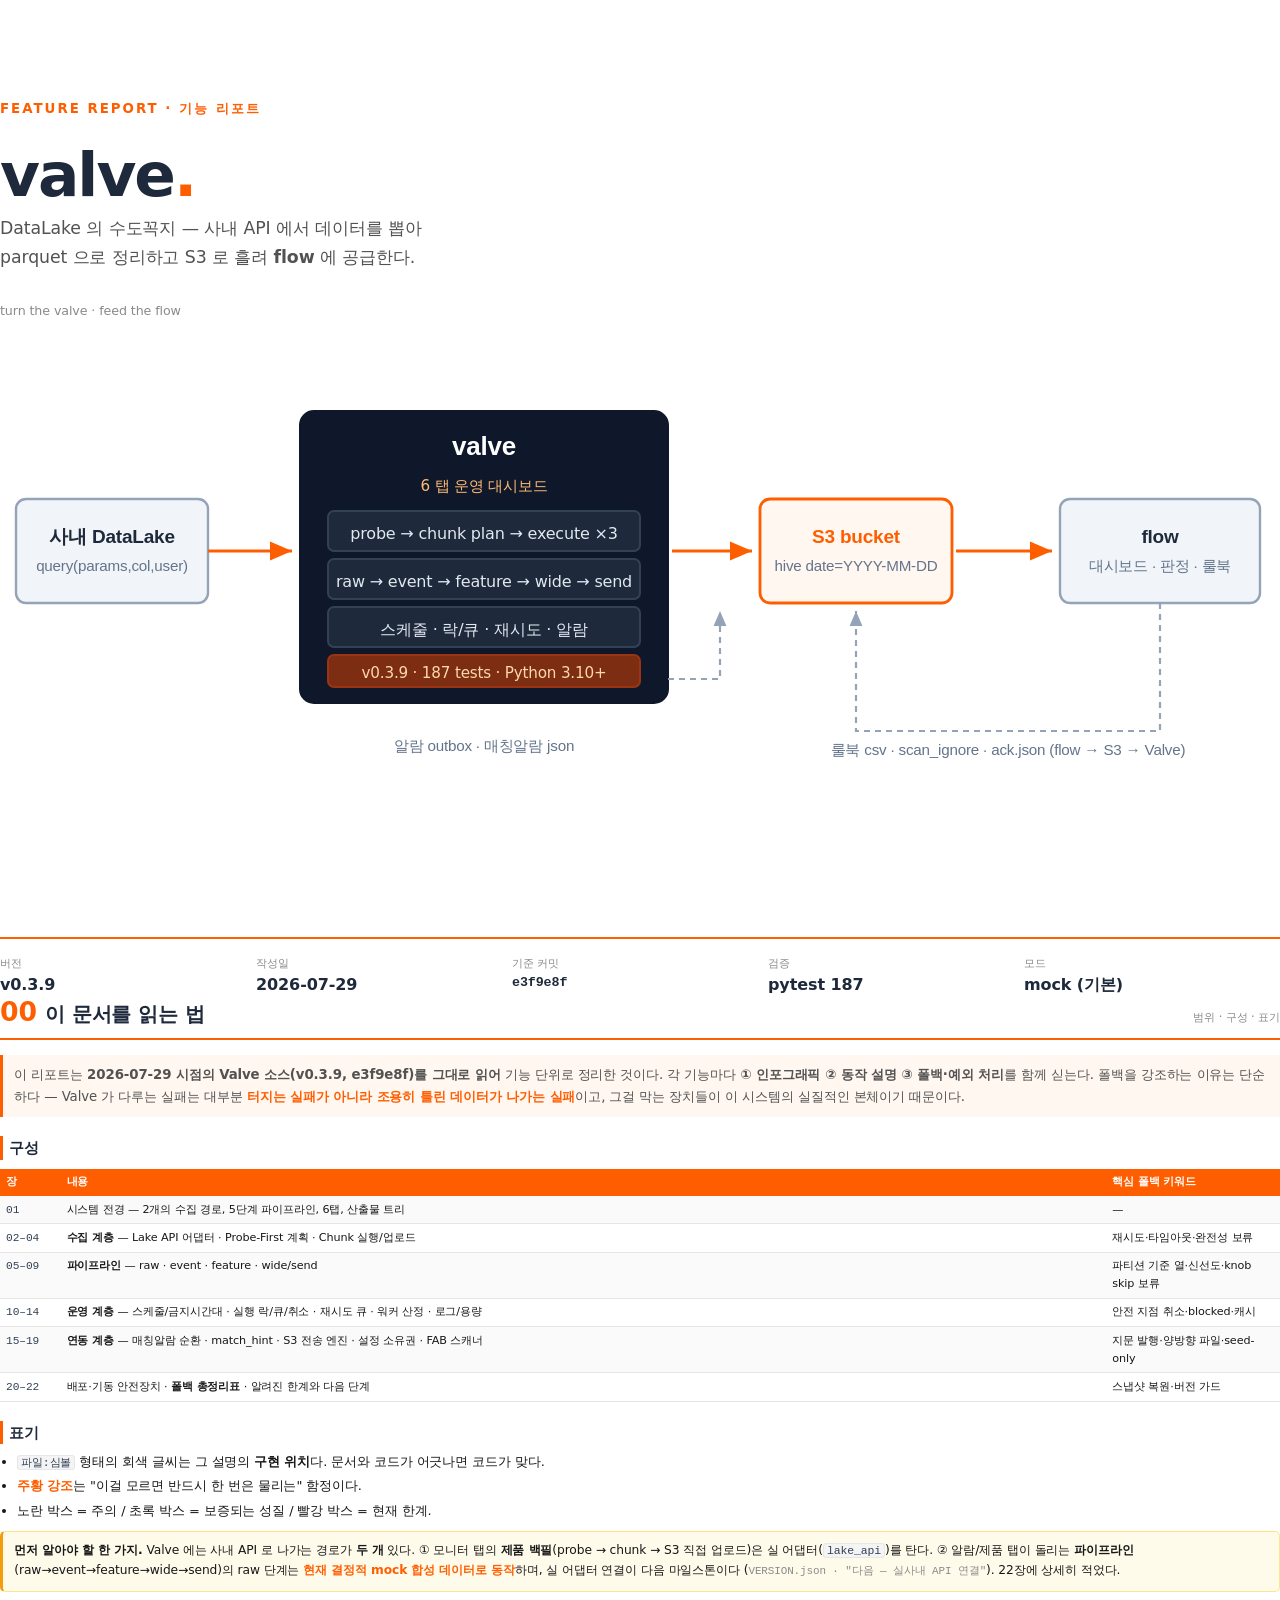
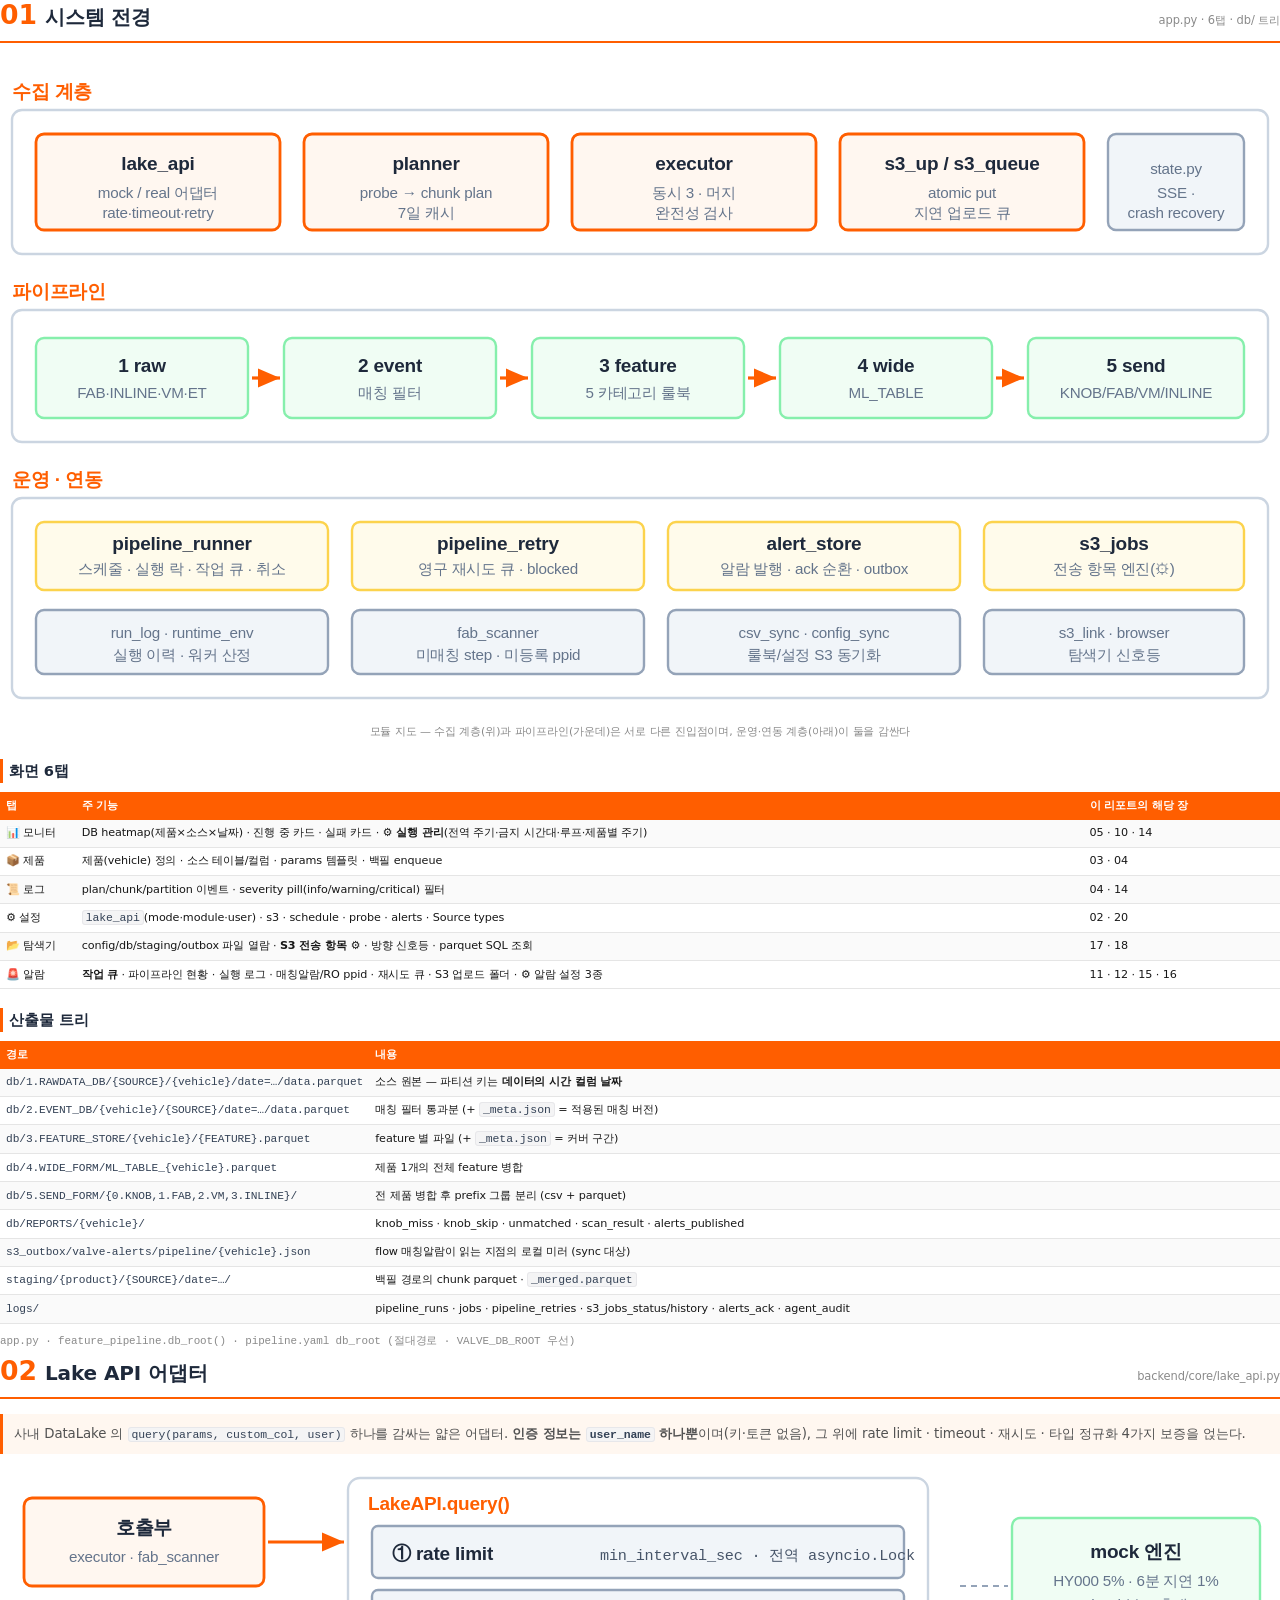
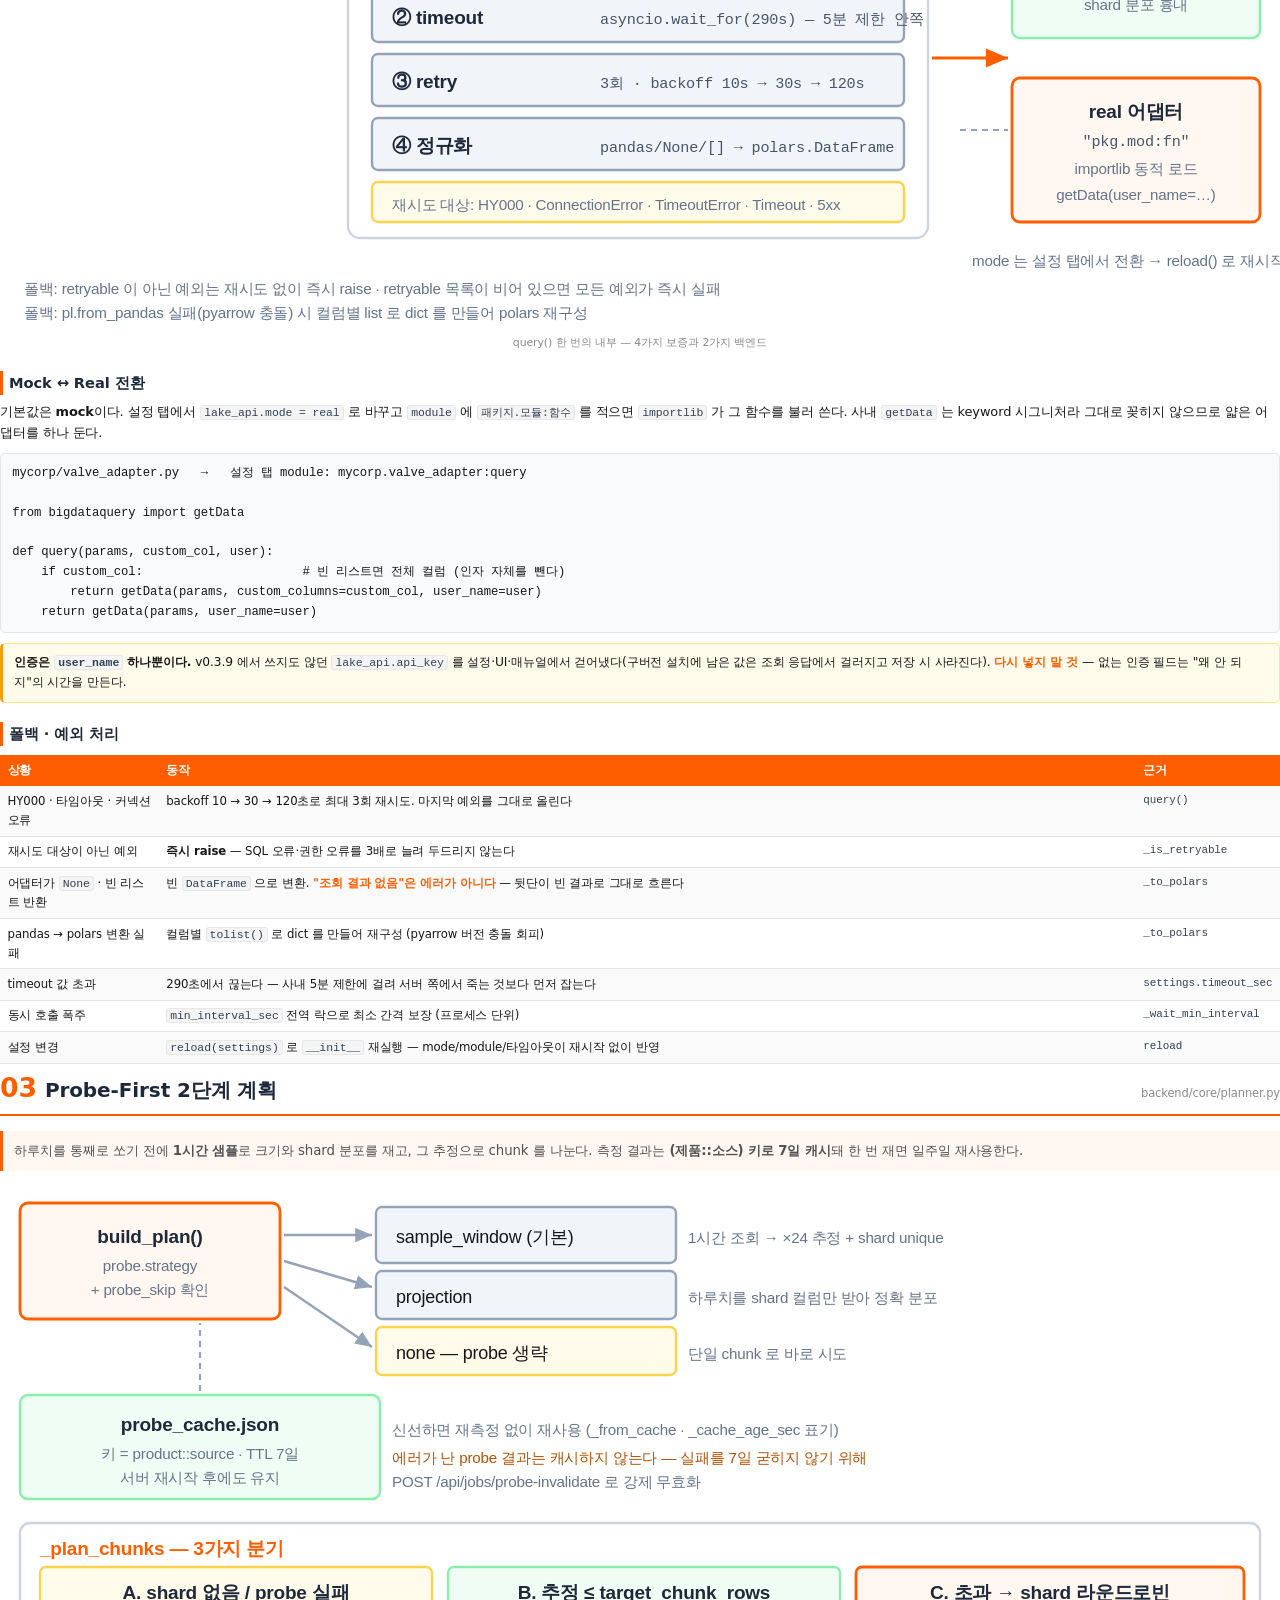
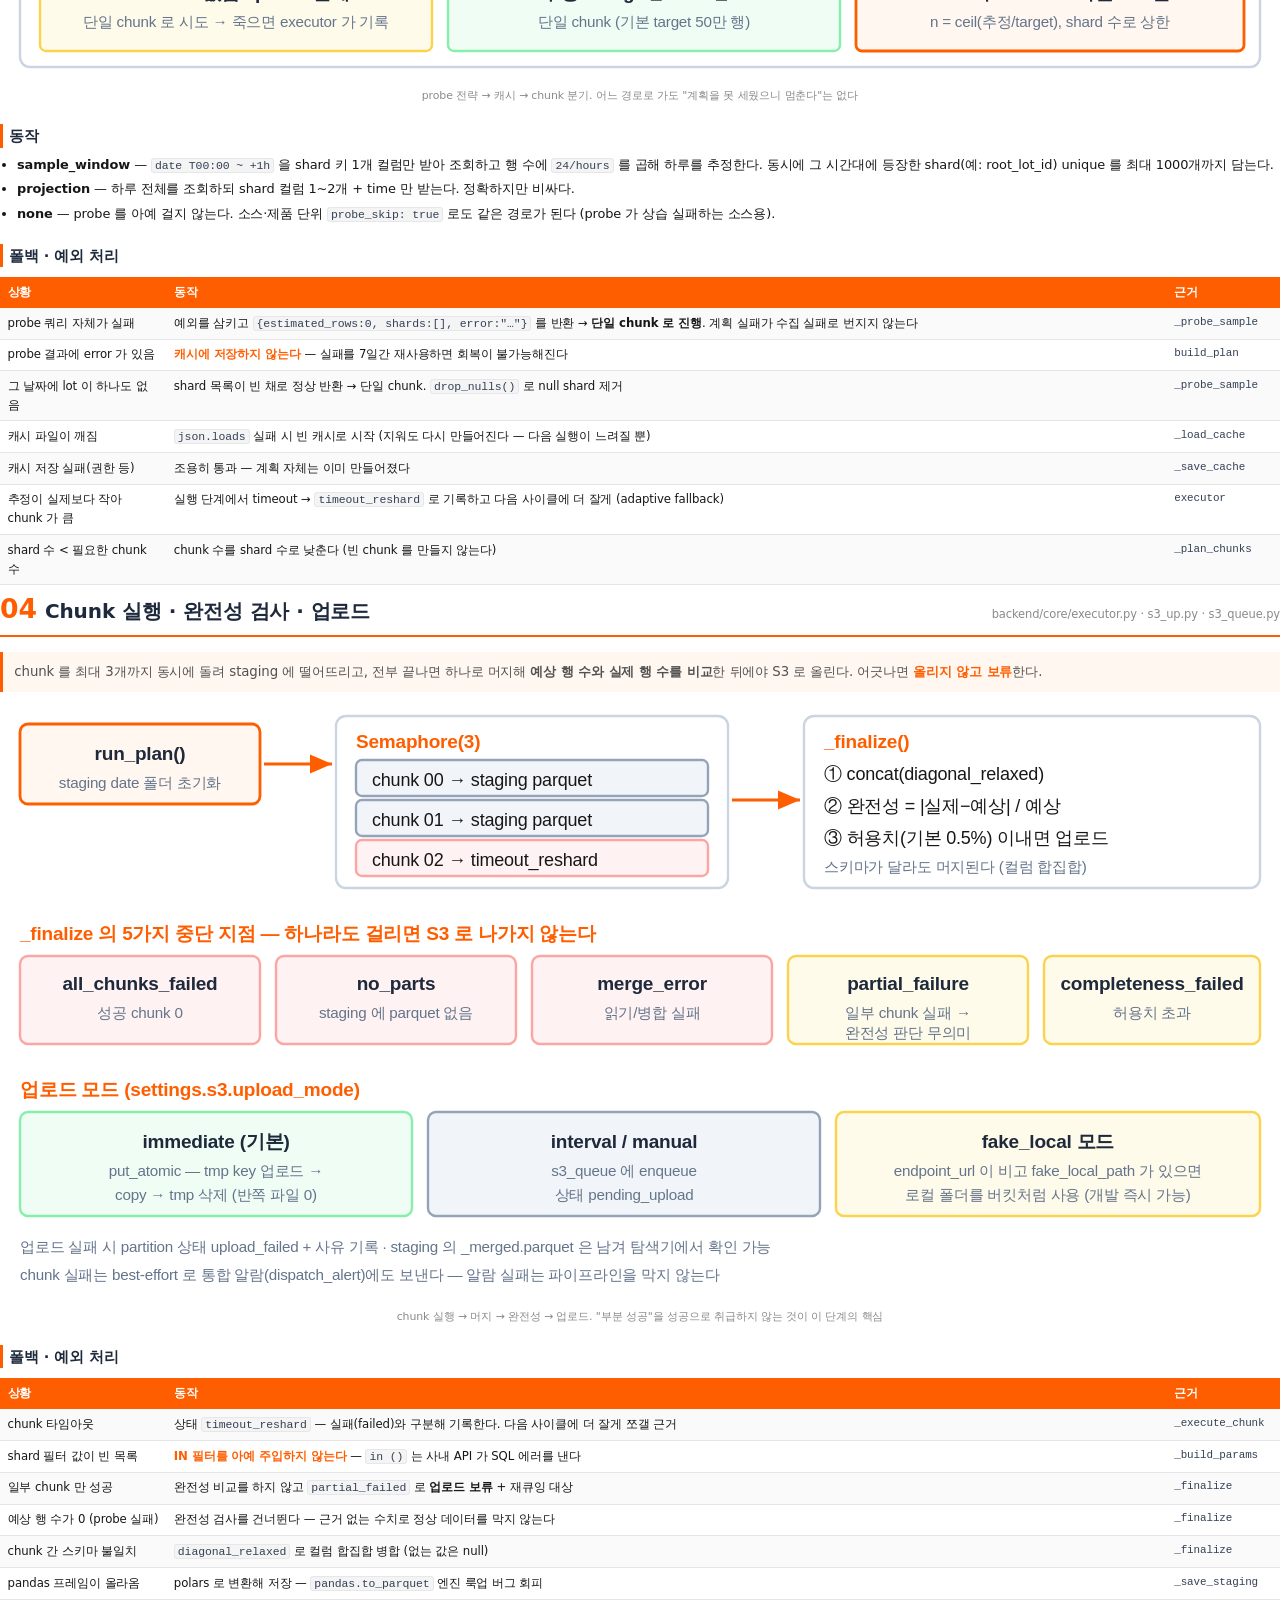
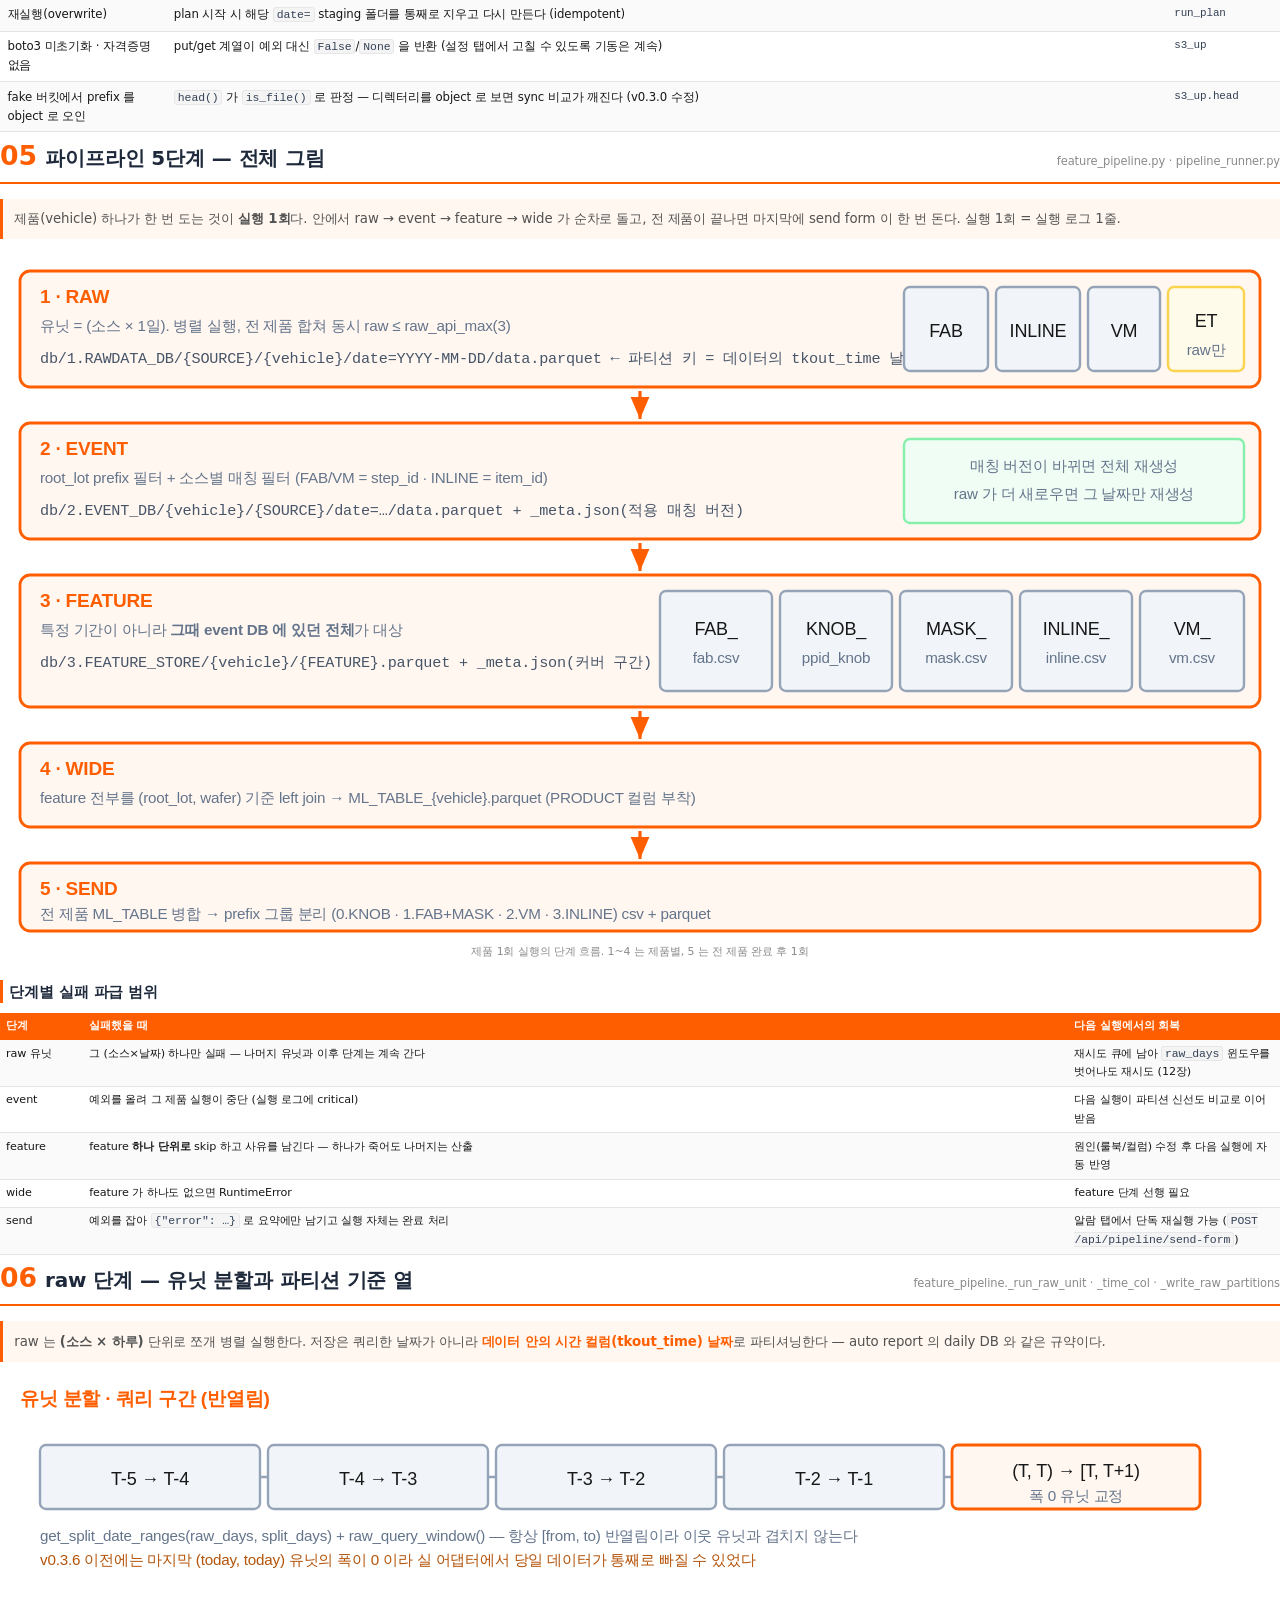
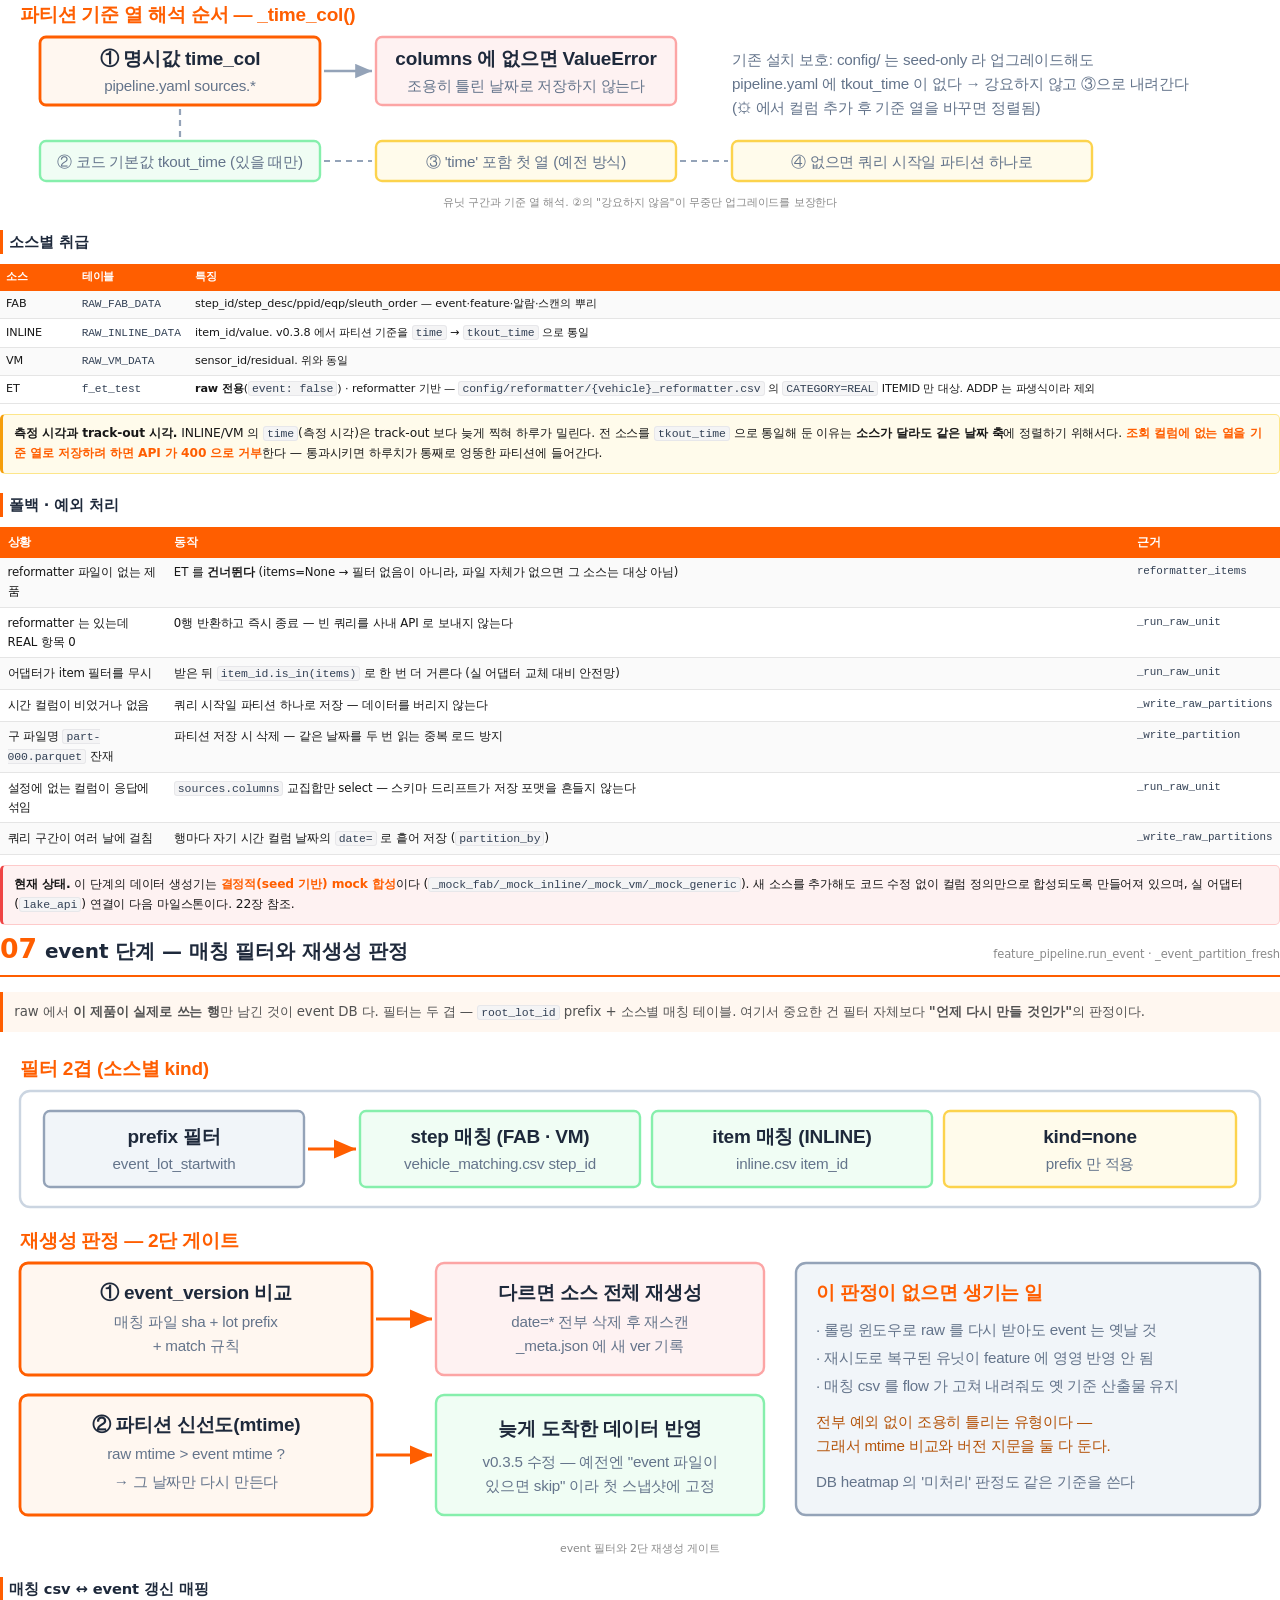
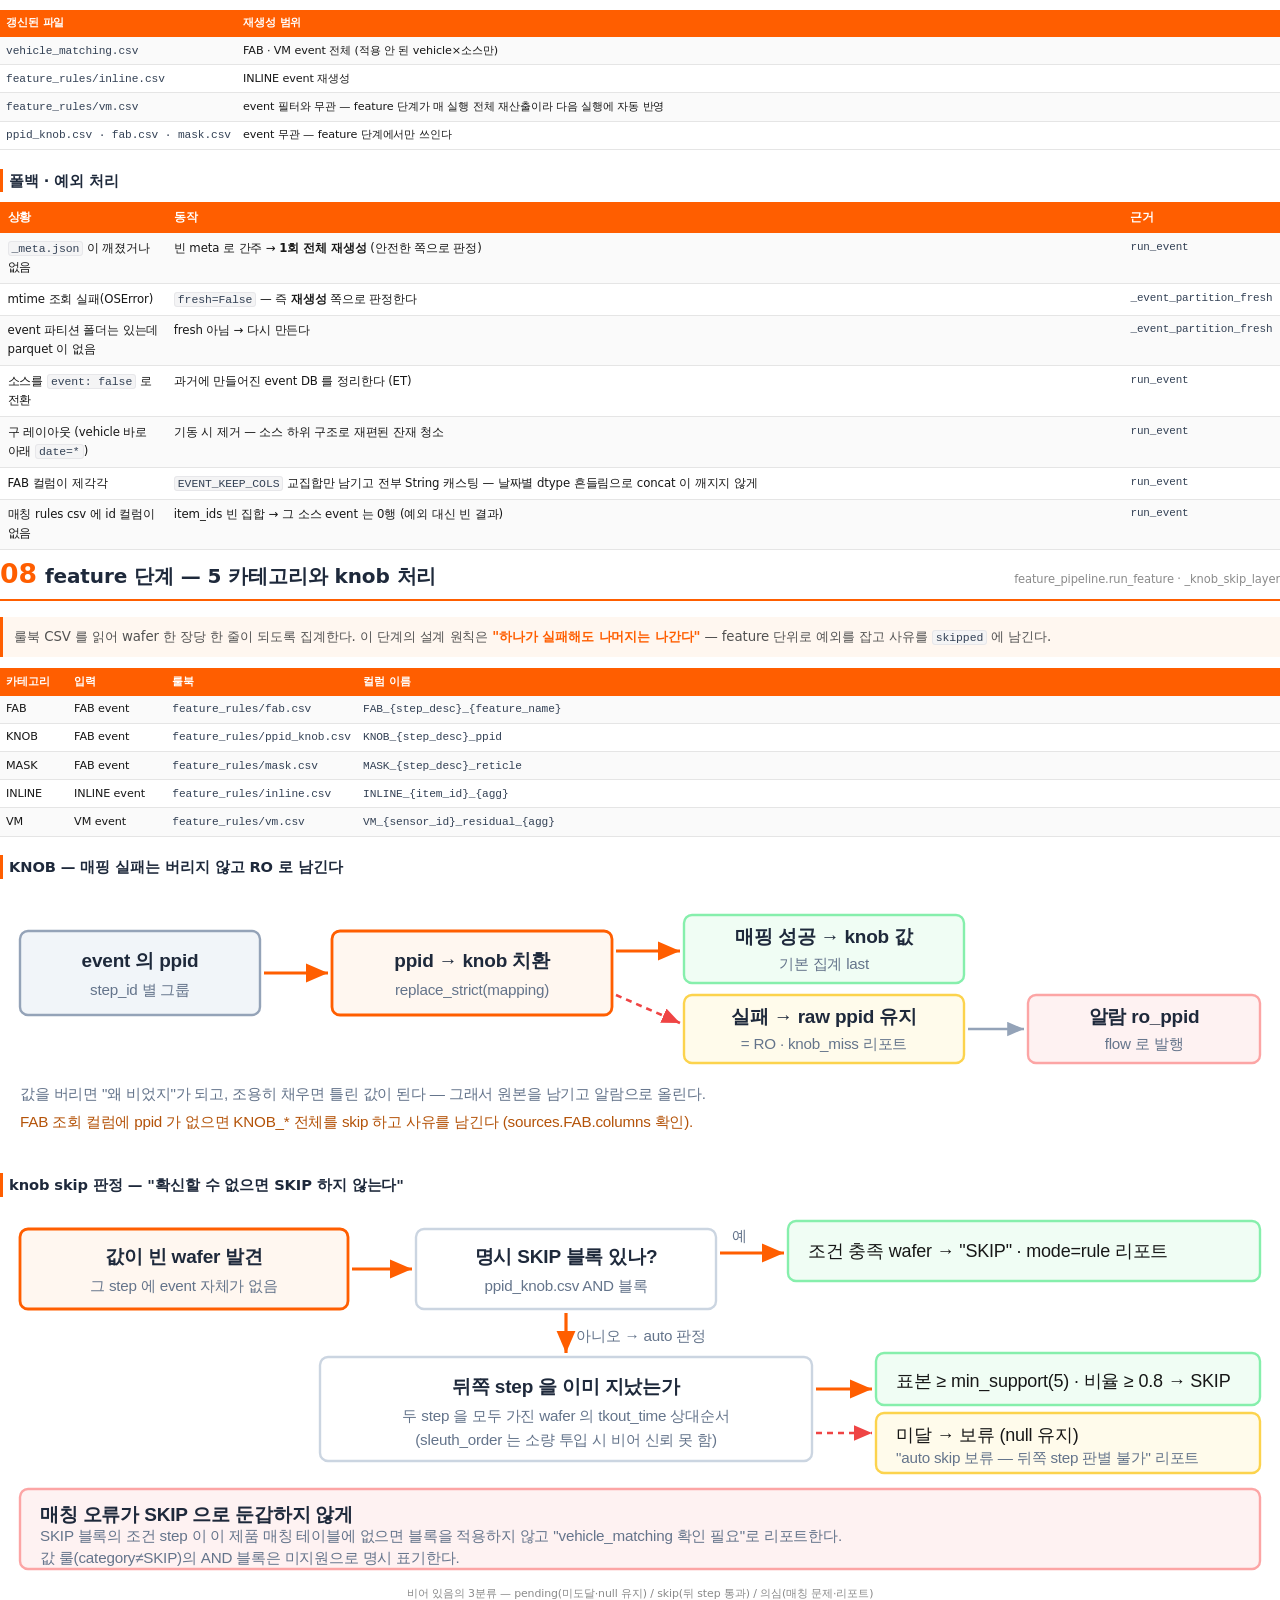
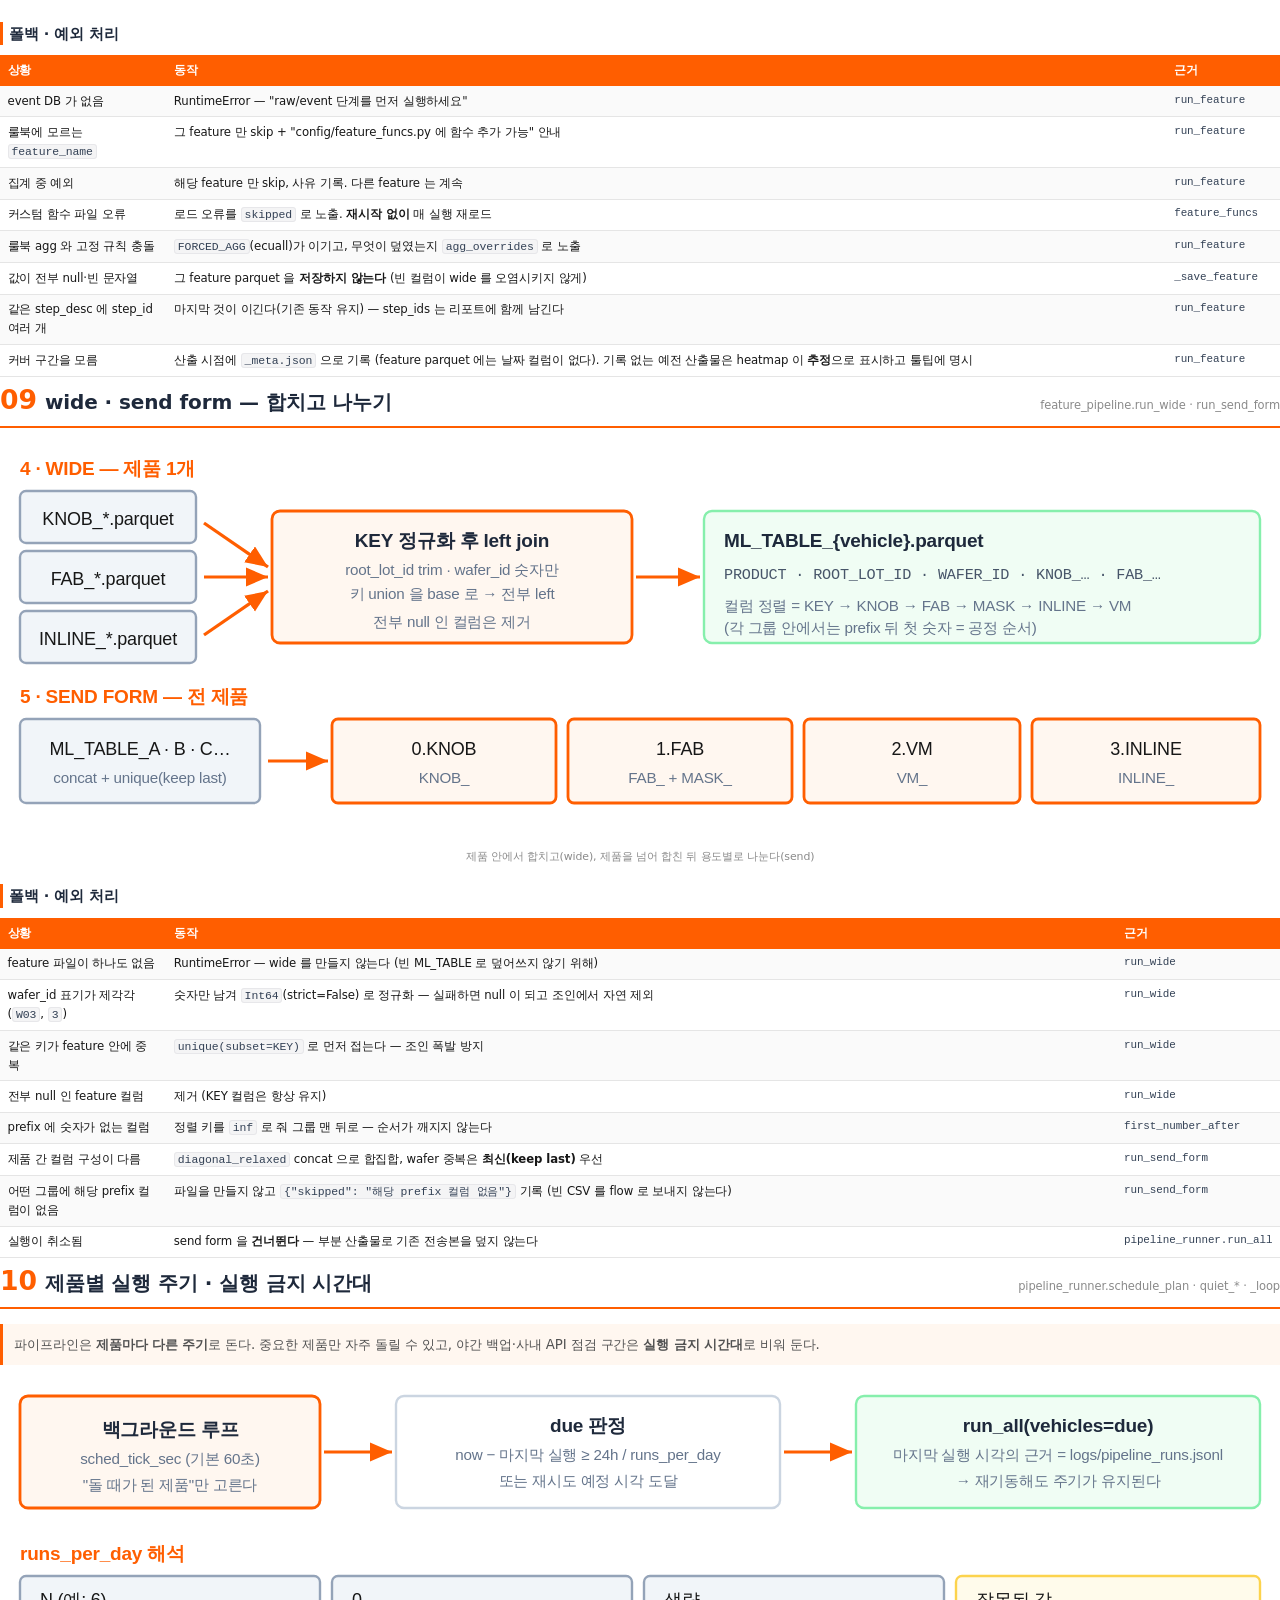
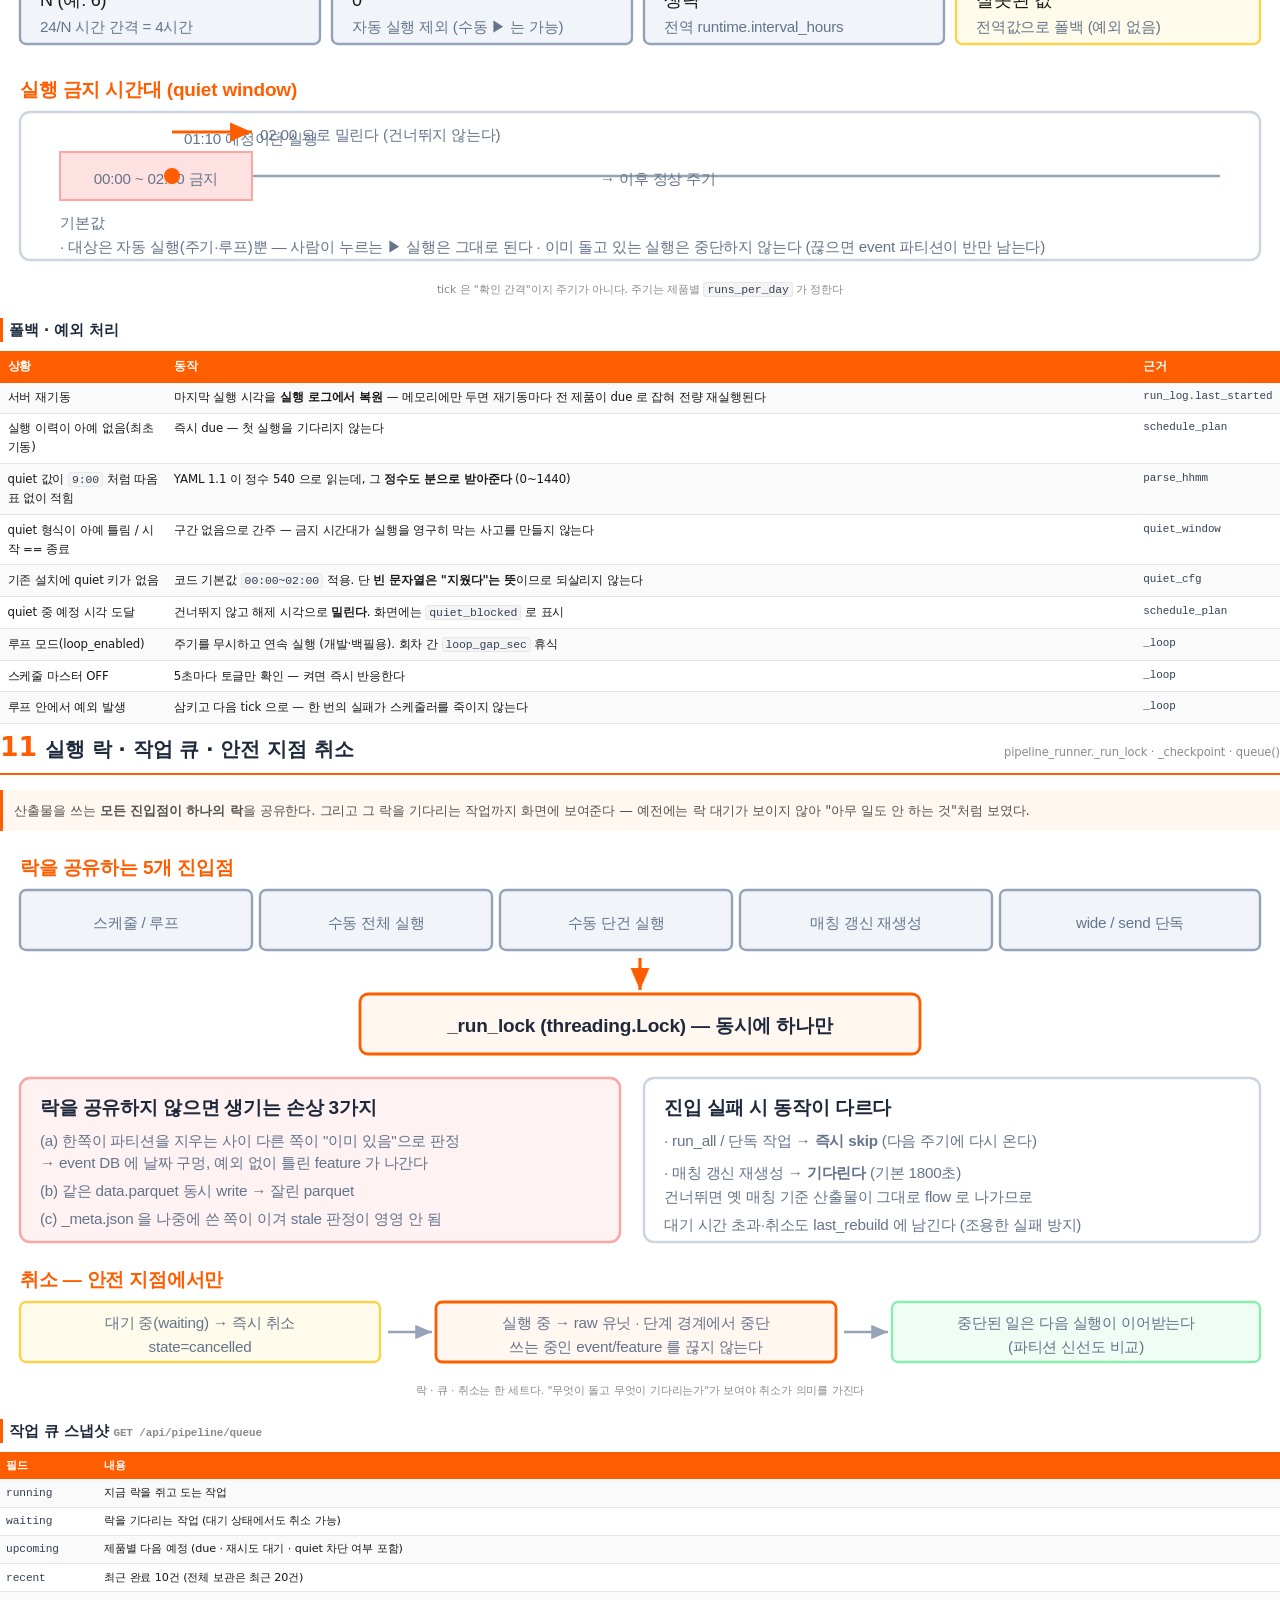
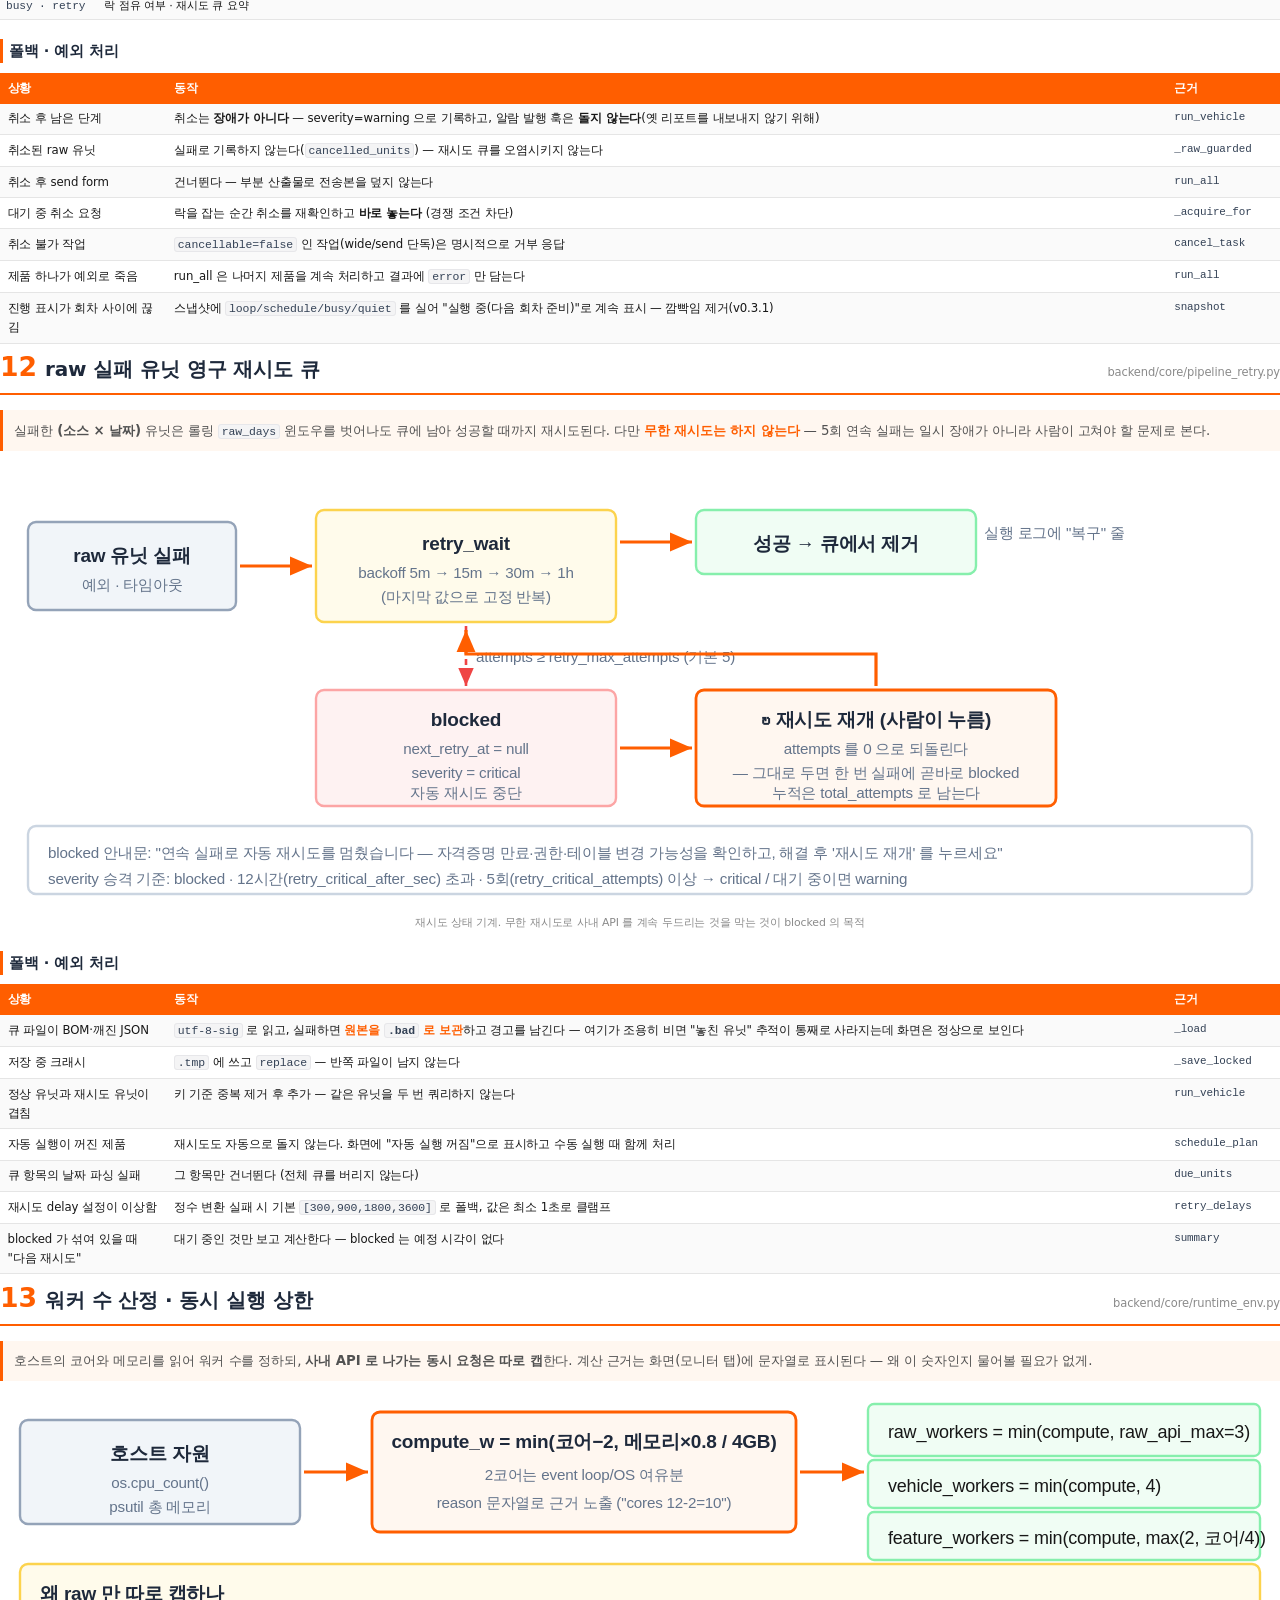
<file: docs/valve_feature_report.html>
<!DOCTYPE html>
<html lang="ko">
<head>
<meta charset="utf-8">
<title>Valve v0.3.9 — 기능 리포트</title>
<style>
  @page { size: A4; margin: 13mm 12mm 14mm 12mm; }
  * { margin:0; padding:0; box-sizing:border-box; }
  :root{
    --orange:#FF5E00; --slate:#1e293b; --accent:#f97316;
    --ink:#171717; --sec:#525252; --mute:#8a8a8a;
    --line:#e5e5e5; --line2:#d4d4d4;
    --ok:#16a34a; --warn:#f59e0b; --err:#ef4444; --info:#2563eb;
    --wash:#fff7f0; --wash2:#f8fafc;
  }
  html{ -webkit-print-color-adjust:exact; print-color-adjust:exact; }
  body{
    font-family:'Malgun Gothic','맑은 고딕','Apple SD Gothic Neo',system-ui,sans-serif;
    color:var(--ink); font-size:9.7pt; line-height:1.62; letter-spacing:-0.1px;
  }
  code,.mono{ font-family:Consolas,'D2Coding',monospace; font-size:8.6pt; }
  code{ background:#f4f4f5; border:1px solid #e7e7ea; border-radius:3px; padding:0 3px; color:#334155; }

  /* ── cover ── */
  .cover{ height:264mm; display:flex; flex-direction:column; justify-content:space-between; }
  .cover-top{ padding-top:26mm; }
  .cover .kicker{ font-size:10pt; color:var(--orange); font-weight:700; letter-spacing:2px; }
  .cover h1{ font-size:46pt; line-height:1.05; margin:6mm 0 2mm; color:var(--slate); letter-spacing:-2px; }
  .cover h1 .dot{ color:var(--orange); }
  .cover .sub{ font-size:13pt; color:var(--sec); margin-bottom:8mm; }
  .cover .tag{ font-size:9.5pt; color:var(--mute); }
  .cover-meta{ display:flex; gap:0; border-top:2px solid var(--orange); padding-top:4mm; }
  .cover-meta div{ flex:1; }
  .cover-meta .k{ font-size:8pt; color:var(--mute); }
  .cover-meta .v{ font-size:12pt; font-weight:700; color:var(--slate); }

  /* ── section ── */
  .sec{ break-before:page; }
  .sec-h{ display:flex; align-items:baseline; gap:8px; border-bottom:2px solid var(--orange);
          padding-bottom:2mm; margin-bottom:4mm; }
  .sec-n{ font-size:20pt; font-weight:800; color:var(--orange); line-height:1; }
  .sec-t{ font-size:15pt; font-weight:800; color:var(--slate); }
  .sec-s{ font-size:8.6pt; color:var(--mute); margin-left:auto; text-align:right; }
  h3{ font-size:11pt; color:var(--slate); margin:5mm 0 2mm; padding-left:6px;
      border-left:3px solid var(--orange); break-after:avoid; }
  h4{ font-size:9.6pt; color:var(--slate); margin:3.5mm 0 1.5mm; }
  p{ margin:1.6mm 0; }
  ul{ margin:1.5mm 0 1.5mm 4.5mm; } li{ margin:0.9mm 0; }
  .lead{ color:var(--sec); font-size:10pt; background:var(--wash); border-left:3px solid var(--orange);
         padding:2.5mm 3mm; margin-bottom:3mm; }
  .note{ background:var(--wash2); border:1px solid var(--line); border-radius:5px;
         padding:2.5mm 3mm; margin:2.5mm 0; font-size:9.2pt; }
  .warnbox{ background:#fffbeb; border:1px solid #fde68a; border-left:3px solid var(--warn);
            border-radius:5px; padding:2.5mm 3mm; margin:2.5mm 0; font-size:9.2pt; }
  .okbox{ background:#f0fdf4; border:1px solid #bbf7d0; border-left:3px solid var(--ok);
          border-radius:5px; padding:2.5mm 3mm; margin:2.5mm 0; font-size:9.2pt; }
  .errbox{ background:#fef2f2; border:1px solid #fecaca; border-left:3px solid var(--err);
           border-radius:5px; padding:2.5mm 3mm; margin:2.5mm 0; font-size:9.2pt; }
  b.hl{ color:var(--orange); }
  .src{ font-size:8.2pt; color:var(--mute); font-family:Consolas,monospace; }

  table{ width:100%; border-collapse:collapse; margin:2.5mm 0; font-size:8.8pt; break-inside:avoid; }
  th{ background:var(--orange); color:#fff; text-align:left; padding:1.6mm 2mm; font-weight:700; }
  td{ border-bottom:1px solid var(--line); padding:1.5mm 2mm; vertical-align:top; }
  tr:nth-child(even) td{ background:#fafafa; }
  td.k{ font-family:Consolas,monospace; font-size:8.2pt; color:#334155; white-space:nowrap; }
  .tbl-tight td, .tbl-tight th{ padding:1.2mm 1.6mm; font-size:8.4pt; }

  figure{ margin:3mm 0; break-inside:avoid; }
  figure svg{ width:100%; height:auto; display:block; }
  figcaption{ font-size:8.2pt; color:var(--mute); margin-top:1.2mm; text-align:center; }

  /* svg shared */
  .bx{ fill:#fff; stroke:#cbd5e1; stroke-width:1.2; }
  .bx-o{ fill:#fff7f0; stroke:var(--orange); stroke-width:1.4; }
  .bx-s{ fill:#f1f5f9; stroke:#94a3b8; stroke-width:1.2; }
  .bx-g{ fill:#f0fdf4; stroke:#86efac; stroke-width:1.2; }
  .bx-y{ fill:#fffbeb; stroke:#fcd34d; stroke-width:1.2; }
  .bx-r{ fill:#fef2f2; stroke:#fca5a5; stroke-width:1.2; }
  .bx-d{ fill:#0f172a; stroke:#0f172a; }
  .t{ font-family:'Malgun Gothic',sans-serif; font-size:9px; fill:#171717; }
  .t-b{ font-family:'Malgun Gothic',sans-serif; font-size:9.5px; font-weight:700; fill:#1e293b; }
  .t-s{ font-family:'Malgun Gothic',sans-serif; font-size:7.6px; fill:#64748b; }
  .t-o{ font-family:'Malgun Gothic',sans-serif; font-size:9.5px; font-weight:700; fill:#FF5E00; }
  .t-w{ font-family:'Malgun Gothic',sans-serif; font-size:9px; font-weight:700; fill:#fff; }
  .t-m{ font-family:Consolas,monospace; font-size:7.6px; fill:#475569; }
  .ln{ stroke:#94a3b8; stroke-width:1.2; fill:none; }
  .ln-o{ stroke:var(--orange); stroke-width:1.6; fill:none; }
  .ln-d{ stroke:#94a3b8; stroke-width:1.1; fill:none; stroke-dasharray:3 2.5; }
  .ln-r{ stroke:#ef4444; stroke-width:1.3; fill:none; stroke-dasharray:3 2.5; }
</style>
</head>
<body>

<svg width="0" height="0" style="position:absolute">
  <defs>
    <marker id="ar" markerWidth="8" markerHeight="8" refX="7" refY="3" orient="auto">
      <path d="M0,0 L7,3 L0,6 z" fill="#94a3b8"/></marker>
    <marker id="aro" markerWidth="8" markerHeight="8" refX="7" refY="3" orient="auto">
      <path d="M0,0 L7,3 L0,6 z" fill="#FF5E00"/></marker>
    <marker id="arr" markerWidth="8" markerHeight="8" refX="7" refY="3" orient="auto">
      <path d="M0,0 L7,3 L0,6 z" fill="#ef4444"/></marker>
  </defs>
</svg>

<!-- ═══════════ COVER ═══════════ -->
<div class="cover">
  <div class="cover-top">
    <div class="kicker">FEATURE REPORT · 기능 리포트</div>
    <h1>valve<span class="dot">.</span></h1>
    <div class="sub">DataLake 의 수도꼭지 — 사내 API 에서 데이터를 뽑아<br>parquet 으로 정리하고 S3 로 흘려 <b>flow</b> 에 공급한다.</div>
    <div class="tag">turn the valve · feed the flow</div>

    <figure style="margin-top:10mm">
      <svg viewBox="0 0 640 210">
        <!-- DataLake -->
        <rect class="bx-s" x="8" y="70" width="96" height="52" rx="5"/>
        <text class="t-b" x="56" y="92" text-anchor="middle">사내 DataLake</text>
        <text class="t-s" x="56" y="106" text-anchor="middle">query(params,col,user)</text>
        <!-- valve -->
        <rect class="bx-d" x="150" y="26" width="184" height="146" rx="7"/>
        <text class="t-w" x="242" y="48" text-anchor="middle" style="font-size:13px">valve</text>
        <text x="242" y="66" text-anchor="middle" style="font-size:7.6px;fill:#fdba74">6 탭 운영 대시보드</text>
        <rect x="164" y="76" width="156" height="20" rx="3" fill="#1e293b" stroke="#334155"/>
        <text x="242" y="90" text-anchor="middle" style="font-size:8px;fill:#e2e8f0">probe → chunk plan → execute ×3</text>
        <rect x="164" y="100" width="156" height="20" rx="3" fill="#1e293b" stroke="#334155"/>
        <text x="242" y="114" text-anchor="middle" style="font-size:8px;fill:#e2e8f0">raw → event → feature → wide → send</text>
        <rect x="164" y="124" width="156" height="20" rx="3" fill="#1e293b" stroke="#334155"/>
        <text x="242" y="138" text-anchor="middle" style="font-size:8px;fill:#e2e8f0">스케줄 · 락/큐 · 재시도 · 알람</text>
        <rect x="164" y="148" width="156" height="16" rx="3" fill="#7c2d12" stroke="#9a3412"/>
        <text x="242" y="159.5" text-anchor="middle" style="font-size:7.6px;fill:#fed7aa">v0.3.9 · 187 tests · Python 3.10+</text>
        <!-- S3 -->
        <rect class="bx-o" x="380" y="70" width="96" height="52" rx="5"/>
        <text class="t-o" x="428" y="92" text-anchor="middle">S3 bucket</text>
        <text class="t-s" x="428" y="106" text-anchor="middle">hive date=YYYY-MM-DD</text>
        <!-- flow -->
        <rect class="bx-s" x="530" y="70" width="100" height="52" rx="5"/>
        <text class="t-b" x="580" y="92" text-anchor="middle">flow</text>
        <text class="t-s" x="580" y="106" text-anchor="middle">대시보드 · 판정 · 룰북</text>
        <!-- arrows -->
        <path class="ln-o" d="M104 96 L146 96" marker-end="url(#aro)"/>
        <path class="ln-o" d="M336 96 L376 96" marker-end="url(#aro)"/>
        <path class="ln-o" d="M478 96 L526 96" marker-end="url(#aro)"/>
        <path class="ln-d" d="M580 122 L580 186 L428 186 L428 126" marker-end="url(#ar)"/>
        <text class="t-s" x="504" y="198" text-anchor="middle">룰북 csv · scan_ignore · ack.json (flow → S3 → Valve)</text>
        <text class="t-s" x="242" y="196" text-anchor="middle">알람 outbox · 매칭알람 json</text>
        <path class="ln-d" d="M334 160 L360 160 L360 126" marker-end="url(#ar)"/>
      </svg>
    </figure>
  </div>

  <div class="cover-meta">
    <div><div class="k">버전</div><div class="v">v0.3.9</div></div>
    <div><div class="k">작성일</div><div class="v">2026-07-29</div></div>
    <div><div class="k">기준 커밋</div><div class="v mono" style="font-size:10pt">e3f9e8f</div></div>
    <div><div class="k">검증</div><div class="v">pytest 187</div></div>
    <div><div class="k">모드</div><div class="v">mock (기본)</div></div>
  </div>
</div>

<!-- ═══════════ 00 · 문서 안내 ═══════════ -->
<section class="sec">
  <div class="sec-h"><span class="sec-n">00</span><span class="sec-t">이 문서를 읽는 법</span>
    <span class="sec-s">범위 · 구성 · 표기</span></div>

  <div class="lead">
    이 리포트는 <b>2026-07-29 시점의 Valve 소스(v0.3.9, e3f9e8f)를 그대로 읽어</b> 기능 단위로 정리한 것이다.
    각 기능마다 <b>① 인포그래픽 ② 동작 설명 ③ 폴백·예외 처리</b>를 함께 싣는다.
    폴백을 강조하는 이유는 단순하다 — Valve 가 다루는 실패는 대부분 <b class="hl">터지는 실패가 아니라
    조용히 틀린 데이터가 나가는 실패</b>이고, 그걸 막는 장치들이 이 시스템의 실질적인 본체이기 때문이다.
  </div>

  <h3>구성</h3>
  <table class="tbl-tight">
    <tr><th style="width:16mm">장</th><th>내용</th><th style="width:46mm">핵심 폴백 키워드</th></tr>
    <tr><td class="k">01</td><td>시스템 전경 — 2개의 수집 경로, 5단계 파이프라인, 6탭, 산출물 트리</td><td>—</td></tr>
    <tr><td class="k">02–04</td><td><b>수집 계층</b> — Lake API 어댑터 · Probe-First 계획 · Chunk 실행/업로드</td><td>재시도·타임아웃·완전성 보류</td></tr>
    <tr><td class="k">05–09</td><td><b>파이프라인</b> — raw · event · feature · wide/send</td><td>파티션 기준 열·신선도·knob skip 보류</td></tr>
    <tr><td class="k">10–14</td><td><b>운영 계층</b> — 스케줄/금지시간대 · 실행 락/큐/취소 · 재시도 큐 · 워커 산정 · 로그/용량</td><td>안전 지점 취소·blocked·캐시</td></tr>
    <tr><td class="k">15–19</td><td><b>연동 계층</b> — 매칭알람 순환 · match_hint · S3 전송 엔진 · 설정 소유권 · FAB 스캐너</td><td>지문 발행·양방향 파일·seed-only</td></tr>
    <tr><td class="k">20–22</td><td>배포·기동 안전장치 · <b>폴백 총정리표</b> · 알려진 한계와 다음 단계</td><td>스냅샷 복원·버전 가드</td></tr>
  </table>

  <h3>표기</h3>
  <ul>
    <li><code>파일:심볼</code> 형태의 회색 글씨는 그 설명의 <b>구현 위치</b>다. 문서와 코드가 어긋나면 코드가 맞다.</li>
    <li><b class="hl">주황 강조</b>는 "이걸 모르면 반드시 한 번은 물리는" 함정이다.</li>
    <li>노란 박스 = 주의 / 초록 박스 = 보증되는 성질 / 빨강 박스 = 현재 한계.</li>
  </ul>

  <div class="warnbox">
    <b>먼저 알아야 할 한 가지.</b> Valve 에는 사내 API 로 나가는 경로가 <b>두 개</b> 있다.
    ① 모니터 탭의 <b>제품 백필</b>(probe → chunk → S3 직접 업로드)은 실 어댑터(<code>lake_api</code>)를 탄다.
    ② 알람/제품 탭이 돌리는 <b>파이프라인</b>(raw→event→feature→wide→send)의 raw 단계는
    <b class="hl">현재 결정적 mock 합성 데이터로 동작</b>하며, 실 어댑터 연결이 다음 마일스톤이다
    (<span class="src">VERSION.json · "다음 — 실사내 API 연결"</span>). 22장에 상세히 적었다.
  </div>
</section>

<!-- ═══════════ 01 · 시스템 전경 ═══════════ -->
<section class="sec">
  <div class="sec-h"><span class="sec-n">01</span><span class="sec-t">시스템 전경</span>
    <span class="sec-s">app.py · 6탭 · db/ 트리</span></div>

  <figure>
    <svg viewBox="0 0 640 330">
      <!-- lane labels -->
      <text class="t-o" x="6" y="20">수집 계층</text>
      <rect class="bx" x="6" y="26" width="628" height="72" rx="5"/>
      <rect class="bx-o" x="18" y="38" width="122" height="48" rx="4"/>
      <text class="t-b" x="79" y="56" text-anchor="middle">lake_api</text>
      <text class="t-s" x="79" y="70" text-anchor="middle">mock / real 어댑터</text>
      <text class="t-s" x="79" y="80" text-anchor="middle">rate·timeout·retry</text>
      <rect class="bx-o" x="152" y="38" width="122" height="48" rx="4"/>
      <text class="t-b" x="213" y="56" text-anchor="middle">planner</text>
      <text class="t-s" x="213" y="70" text-anchor="middle">probe → chunk plan</text>
      <text class="t-s" x="213" y="80" text-anchor="middle">7일 캐시</text>
      <rect class="bx-o" x="286" y="38" width="122" height="48" rx="4"/>
      <text class="t-b" x="347" y="56" text-anchor="middle">executor</text>
      <text class="t-s" x="347" y="70" text-anchor="middle">동시 3 · 머지</text>
      <text class="t-s" x="347" y="80" text-anchor="middle">완전성 검사</text>
      <rect class="bx-o" x="420" y="38" width="122" height="48" rx="4"/>
      <text class="t-b" x="481" y="56" text-anchor="middle">s3_up / s3_queue</text>
      <text class="t-s" x="481" y="70" text-anchor="middle">atomic put</text>
      <text class="t-s" x="481" y="80" text-anchor="middle">지연 업로드 큐</text>
      <rect class="bx-s" x="554" y="38" width="68" height="48" rx="4"/>
      <text class="t-s" x="588" y="58" text-anchor="middle">state.py</text>
      <text class="t-s" x="588" y="70" text-anchor="middle">SSE ·</text>
      <text class="t-s" x="588" y="80" text-anchor="middle">crash recovery</text>

      <!-- pipeline lane -->
      <text class="t-o" x="6" y="120">파이프라인</text>
      <rect class="bx" x="6" y="126" width="628" height="66" rx="5"/>
      <g>
        <rect class="bx-g" x="18" y="140" width="106" height="40" rx="4"/>
        <text class="t-b" x="71" y="157" text-anchor="middle">1 raw</text>
        <text class="t-s" x="71" y="170" text-anchor="middle">FAB·INLINE·VM·ET</text>
        <path class="ln-o" d="M126 160 L140 160" marker-end="url(#aro)"/>
        <rect class="bx-g" x="142" y="140" width="106" height="40" rx="4"/>
        <text class="t-b" x="195" y="157" text-anchor="middle">2 event</text>
        <text class="t-s" x="195" y="170" text-anchor="middle">매칭 필터</text>
        <path class="ln-o" d="M250 160 L264 160" marker-end="url(#aro)"/>
        <rect class="bx-g" x="266" y="140" width="106" height="40" rx="4"/>
        <text class="t-b" x="319" y="157" text-anchor="middle">3 feature</text>
        <text class="t-s" x="319" y="170" text-anchor="middle">5 카테고리 룰북</text>
        <path class="ln-o" d="M374 160 L388 160" marker-end="url(#aro)"/>
        <rect class="bx-g" x="390" y="140" width="106" height="40" rx="4"/>
        <text class="t-b" x="443" y="157" text-anchor="middle">4 wide</text>
        <text class="t-s" x="443" y="170" text-anchor="middle">ML_TABLE</text>
        <path class="ln-o" d="M498 160 L512 160" marker-end="url(#aro)"/>
        <rect class="bx-g" x="514" y="140" width="108" height="40" rx="4"/>
        <text class="t-b" x="568" y="157" text-anchor="middle">5 send</text>
        <text class="t-s" x="568" y="170" text-anchor="middle">KNOB/FAB/VM/INLINE</text>
      </g>

      <!-- ops lane -->
      <text class="t-o" x="6" y="214">운영 · 연동</text>
      <rect class="bx" x="6" y="220" width="628" height="100" rx="5"/>
      <rect class="bx-y" x="18" y="232" width="146" height="34" rx="4"/>
      <text class="t-b" x="91" y="246" text-anchor="middle">pipeline_runner</text>
      <text class="t-s" x="91" y="258" text-anchor="middle">스케줄 · 실행 락 · 작업 큐 · 취소</text>
      <rect class="bx-y" x="176" y="232" width="146" height="34" rx="4"/>
      <text class="t-b" x="249" y="246" text-anchor="middle">pipeline_retry</text>
      <text class="t-s" x="249" y="258" text-anchor="middle">영구 재시도 큐 · blocked</text>
      <rect class="bx-y" x="334" y="232" width="146" height="34" rx="4"/>
      <text class="t-b" x="407" y="246" text-anchor="middle">alert_store</text>
      <text class="t-s" x="407" y="258" text-anchor="middle">알람 발행 · ack 순환 · outbox</text>
      <rect class="bx-y" x="492" y="232" width="130" height="34" rx="4"/>
      <text class="t-b" x="557" y="246" text-anchor="middle">s3_jobs</text>
      <text class="t-s" x="557" y="258" text-anchor="middle">전송 항목 엔진(⚙)</text>

      <rect class="bx-s" x="18" y="276" width="146" height="32" rx="4"/>
      <text class="t-s" x="91" y="290" text-anchor="middle">run_log · runtime_env</text>
      <text class="t-s" x="91" y="301" text-anchor="middle">실행 이력 · 워커 산정</text>
      <rect class="bx-s" x="176" y="276" width="146" height="32" rx="4"/>
      <text class="t-s" x="249" y="290" text-anchor="middle">fab_scanner</text>
      <text class="t-s" x="249" y="301" text-anchor="middle">미매칭 step · 미등록 ppid</text>
      <rect class="bx-s" x="334" y="276" width="146" height="32" rx="4"/>
      <text class="t-s" x="407" y="290" text-anchor="middle">csv_sync · config_sync</text>
      <text class="t-s" x="407" y="301" text-anchor="middle">룰북/설정 S3 동기화</text>
      <rect class="bx-s" x="492" y="276" width="130" height="32" rx="4"/>
      <text class="t-s" x="557" y="290" text-anchor="middle">s3_link · browser</text>
      <text class="t-s" x="557" y="301" text-anchor="middle">탐색기 신호등</text>
    </svg>
    <figcaption>모듈 지도 — 수집 계층(위)과 파이프라인(가운데)은 서로 다른 진입점이며, 운영·연동 계층(아래)이 둘을 감싼다</figcaption>
  </figure>

  <h3>화면 6탭</h3>
  <table class="tbl-tight">
    <tr><th style="width:20mm">탭</th><th>주 기능</th><th style="width:52mm">이 리포트의 해당 장</th></tr>
    <tr><td>📊 모니터</td><td>DB heatmap(제품×소스×날짜) · 진행 중 카드 · 실패 카드 · <b>⚙ 실행 관리</b>(전역 주기·금지 시간대·루프·제품별 주기)</td><td>05 · 10 · 14</td></tr>
    <tr><td>📦 제품</td><td>제품(vehicle) 정의 · 소스 테이블/컬럼 · params 템플릿 · 백필 enqueue</td><td>03 · 04</td></tr>
    <tr><td>📜 로그</td><td>plan/chunk/partition 이벤트 · severity pill(info/warning/critical) 필터</td><td>04 · 14</td></tr>
    <tr><td>⚙️ 설정</td><td><code>lake_api</code>(mode·module·user) · s3 · schedule · probe · alerts · Source types</td><td>02 · 20</td></tr>
    <tr><td>📂 탐색기</td><td>config/db/staging/outbox 파일 열람 · <b>S3 전송 항목 ⚙</b> · 방향 신호등 · parquet SQL 조회</td><td>17 · 18</td></tr>
    <tr><td>🚨 알람</td><td><b>작업 큐</b> · 파이프라인 현황 · 실행 로그 · 매칭알람/RO ppid · 재시도 큐 · S3 업로드 폴더 · ⚙ 알람 설정 3종</td><td>11 · 12 · 15 · 16</td></tr>
  </table>

  <h3>산출물 트리</h3>
  <table class="tbl-tight">
    <tr><th style="width:62mm">경로</th><th>내용</th></tr>
    <tr><td class="k">db/1.RAWDATA_DB/{SOURCE}/{vehicle}/date=…/data.parquet</td><td>소스 원본 — 파티션 키는 <b>데이터의 시간 컬럼 날짜</b></td></tr>
    <tr><td class="k">db/2.EVENT_DB/{vehicle}/{SOURCE}/date=…/data.parquet</td><td>매칭 필터 통과분 (+ <code>_meta.json</code> = 적용된 매칭 버전)</td></tr>
    <tr><td class="k">db/3.FEATURE_STORE/{vehicle}/{FEATURE}.parquet</td><td>feature 별 파일 (+ <code>_meta.json</code> = 커버 구간)</td></tr>
    <tr><td class="k">db/4.WIDE_FORM/ML_TABLE_{vehicle}.parquet</td><td>제품 1개의 전체 feature 병합</td></tr>
    <tr><td class="k">db/5.SEND_FORM/{0.KNOB,1.FAB,2.VM,3.INLINE}/</td><td>전 제품 병합 후 prefix 그룹 분리 (csv + parquet)</td></tr>
    <tr><td class="k">db/REPORTS/{vehicle}/</td><td>knob_miss · knob_skip · unmatched · scan_result · alerts_published</td></tr>
    <tr><td class="k">s3_outbox/valve-alerts/pipeline/{vehicle}.json</td><td>flow 매칭알람이 읽는 지점의 로컬 미러 (sync 대상)</td></tr>
    <tr><td class="k">staging/{product}/{SOURCE}/date=…/</td><td>백필 경로의 chunk parquet · <code>_merged.parquet</code></td></tr>
    <tr><td class="k">logs/</td><td>pipeline_runs · jobs · pipeline_retries · s3_jobs_status/history · alerts_ack · agent_audit</td></tr>
  </table>
  <p class="src">app.py · feature_pipeline.db_root() · pipeline.yaml db_root (절대경로 · VALVE_DB_ROOT 우선)</p>
</section>

<!-- ═══════════ 02 · Lake API ═══════════ -->
<section class="sec">
  <div class="sec-h"><span class="sec-n">02</span><span class="sec-t">Lake API 어댑터</span>
    <span class="sec-s">backend/core/lake_api.py</span></div>

  <div class="lead">사내 DataLake 의 <code>query(params, custom_col, user)</code> 하나를 감싸는 얇은 어댑터.
    <b>인증 정보는 <code>user_name</code> 하나뿐</b>이며(키·토큰 없음), 그 위에 rate limit · timeout · 재시도 ·
    타입 정규화 4가지 보증을 얹는다.</div>

  <figure>
    <svg viewBox="0 0 640 232">
      <rect class="bx-o" x="12" y="16" width="120" height="44" rx="4"/>
      <text class="t-b" x="72" y="34" text-anchor="middle">호출부</text>
      <text class="t-s" x="72" y="48" text-anchor="middle">executor · fab_scanner</text>

      <path class="ln-o" d="M134 38 L172 38" marker-end="url(#aro)"/>

      <rect class="bx" x="174" y="6" width="290" height="180" rx="6"/>
      <text class="t-o" x="184" y="22">LakeAPI.query()</text>

      <rect class="bx-s" x="186" y="30" width="266" height="26" rx="3"/>
      <text class="t-b" x="196" y="47">① rate limit</text>
      <text class="t-m" x="300" y="47">min_interval_sec · 전역 asyncio.Lock</text>

      <rect class="bx-s" x="186" y="62" width="266" height="26" rx="3"/>
      <text class="t-b" x="196" y="79">② timeout</text>
      <text class="t-m" x="300" y="79">asyncio.wait_for(290s) — 5분 제한 안쪽</text>

      <rect class="bx-s" x="186" y="94" width="266" height="26" rx="3"/>
      <text class="t-b" x="196" y="111">③ retry</text>
      <text class="t-m" x="300" y="111">3회 · backoff 10s → 30s → 120s</text>

      <rect class="bx-s" x="186" y="126" width="266" height="26" rx="3"/>
      <text class="t-b" x="196" y="143">④ 정규화</text>
      <text class="t-m" x="300" y="143">pandas/None/[] → polars.DataFrame</text>

      <rect class="bx-y" x="186" y="158" width="266" height="20" rx="3"/>
      <text class="t-s" x="196" y="172">재시도 대상: HY000 · ConnectionError · TimeoutError · Timeout · 5xx</text>

      <path class="ln-o" d="M466 96 L504 96" marker-end="url(#aro)"/>
      <rect class="bx-g" x="506" y="26" width="124" height="60" rx="4"/>
      <text class="t-b" x="568" y="46" text-anchor="middle">mock 엔진</text>
      <text class="t-s" x="568" y="60" text-anchor="middle">HY000 5% · 6분 지연 1%</text>
      <text class="t-s" x="568" y="72" text-anchor="middle">shard 분포 흉내</text>
      <rect class="bx-o" x="506" y="106" width="124" height="72" rx="4"/>
      <text class="t-b" x="568" y="126" text-anchor="middle">real 어댑터</text>
      <text class="t-m" x="568" y="140" text-anchor="middle">"pkg.mod:fn"</text>
      <text class="t-s" x="568" y="154" text-anchor="middle">importlib 동적 로드</text>
      <text class="t-s" x="568" y="167" text-anchor="middle">getData(user_name=…)</text>
      <path class="ln-d" d="M480 60 L504 60"/>
      <path class="ln-d" d="M480 132 L504 132"/>
      <text class="t-s" x="486" y="200">mode 는 설정 탭에서 전환 → reload() 로 재시작 없이 반영</text>
      <text class="t-s" x="12" y="214">폴백: retryable 이 아닌 예외는 재시도 없이 즉시 raise · retryable 목록이 비어 있으면 모든 예외가 즉시 실패</text>
      <text class="t-s" x="12" y="226">폴백: pl.from_pandas 실패(pyarrow 충돌) 시 컬럼별 list 로 dict 를 만들어 polars 재구성</text>
    </svg>
    <figcaption>query() 한 번의 내부 — 4가지 보증과 2가지 백엔드</figcaption>
  </figure>

  <h3>Mock ↔ Real 전환</h3>
  <p>기본값은 <b>mock</b>이다. 설정 탭에서 <code>lake_api.mode = real</code> 로 바꾸고 <code>module</code> 에
    <code>패키지.모듈:함수</code> 를 적으면 <code>importlib</code> 가 그 함수를 불러 쓴다.
    사내 <code>getData</code> 는 keyword 시그니처라 그대로 꽂히지 않으므로 얇은 어댑터를 하나 둔다.</p>
  <div class="note mono" style="white-space:pre">mycorp/valve_adapter.py   →   설정 탭 module: mycorp.valve_adapter:query

from bigdataquery import getData

def query(params, custom_col, user):
    if custom_col:                      # 빈 리스트면 전체 컬럼 (인자 자체를 뺀다)
        return getData(params, custom_columns=custom_col, user_name=user)
    return getData(params, user_name=user)</div>

  <div class="warnbox"><b>인증은 <code>user_name</code> 하나뿐이다.</b> v0.3.9 에서 쓰지도 않던
    <code>lake_api.api_key</code> 를 설정·UI·매뉴얼에서 걷어냈다(구버전 설치에 남은 값은 조회 응답에서 걸러지고
    저장 시 사라진다). <b class="hl">다시 넣지 말 것</b> — 없는 인증 필드는 "왜 안 되지"의 시간을 만든다.</div>

  <h3>폴백 · 예외 처리</h3>
  <table>
    <tr><th style="width:42mm">상황</th><th>동작</th><th style="width:34mm">근거</th></tr>
    <tr><td>HY000 · 타임아웃 · 커넥션 오류</td><td>backoff 10 → 30 → 120초로 최대 3회 재시도. 마지막 예외를 그대로 올린다</td><td class="k">query()</td></tr>
    <tr><td>재시도 대상이 아닌 예외</td><td><b>즉시 raise</b> — SQL 오류·권한 오류를 3배로 늘려 두드리지 않는다</td><td class="k">_is_retryable</td></tr>
    <tr><td>어댑터가 <code>None</code> · 빈 리스트 반환</td><td>빈 <code>DataFrame</code> 으로 변환. <b class="hl">"조회 결과 없음"은 에러가 아니다</b> — 뒷단이 빈 결과로 그대로 흐른다</td><td class="k">_to_polars</td></tr>
    <tr><td>pandas → polars 변환 실패</td><td>컬럼별 <code>tolist()</code> 로 dict 를 만들어 재구성 (pyarrow 버전 충돌 회피)</td><td class="k">_to_polars</td></tr>
    <tr><td>timeout 값 초과</td><td>290초에서 끊는다 — 사내 5분 제한에 걸려 서버 쪽에서 죽는 것보다 먼저 잡는다</td><td class="k">settings.timeout_sec</td></tr>
    <tr><td>동시 호출 폭주</td><td><code>min_interval_sec</code> 전역 락으로 최소 간격 보장 (프로세스 단위)</td><td class="k">_wait_min_interval</td></tr>
    <tr><td>설정 변경</td><td><code>reload(settings)</code> 로 <code>__init__</code> 재실행 — mode/module/타임아웃이 재시작 없이 반영</td><td class="k">reload</td></tr>
  </table>
</section>
<!-- ═══════════ 03 · Probe-First ═══════════ -->
<section class="sec">
  <div class="sec-h"><span class="sec-n">03</span><span class="sec-t">Probe-First 2단계 계획</span>
    <span class="sec-s">backend/core/planner.py</span></div>

  <div class="lead">하루치를 통째로 쏘기 전에 <b>1시간 샘플</b>로 크기와 shard 분포를 재고, 그 추정으로 chunk 를 나눈다.
    측정 결과는 <b>(제품::소스) 키로 7일 캐시</b>돼 한 번 재면 일주일 재사용한다.</div>

  <figure>
    <svg viewBox="0 0 640 250">
      <!-- strategy switch -->
      <rect class="bx-o" x="10" y="10" width="130" height="58" rx="4"/>
      <text class="t-b" x="75" y="30" text-anchor="middle">build_plan()</text>
      <text class="t-s" x="75" y="44" text-anchor="middle">probe.strategy</text>
      <text class="t-s" x="75" y="56" text-anchor="middle">+ probe_skip 확인</text>

      <path class="ln" d="M142 26 L186 26" marker-end="url(#ar)"/>
      <rect class="bx-s" x="188" y="12" width="150" height="28" rx="3"/>
      <text class="t" x="198" y="30">sample_window (기본)</text>
      <path class="ln" d="M142 39 L186 52" marker-end="url(#ar)"/>
      <rect class="bx-s" x="188" y="44" width="150" height="24" rx="3"/>
      <text class="t" x="198" y="60">projection</text>
      <path class="ln" d="M142 52 L186 82" marker-end="url(#ar)"/>
      <rect class="bx-y" x="188" y="72" width="150" height="24" rx="3"/>
      <text class="t" x="198" y="88">none — probe 생략</text>

      <text class="t-s" x="344" y="30">1시간 조회 → ×24 추정 + shard unique</text>
      <text class="t-s" x="344" y="60">하루치를 shard 컬럼만 받아 정확 분포</text>
      <text class="t-s" x="344" y="88">단일 chunk 로 바로 시도</text>

      <!-- cache -->
      <rect class="bx-g" x="10" y="106" width="180" height="52" rx="4"/>
      <text class="t-b" x="100" y="124" text-anchor="middle">probe_cache.json</text>
      <text class="t-s" x="100" y="138" text-anchor="middle">키 = product::source · TTL 7일</text>
      <text class="t-s" x="100" y="150" text-anchor="middle">서버 재시작 후에도 유지</text>
      <path class="ln-d" d="M100 104 L100 70"/>
      <text class="t-s" x="196" y="126">신선하면 재측정 없이 재사용 (_from_cache · _cache_age_sec 표기)</text>
      <text class="t-s" x="196" y="140" style="fill:#b45309">에러가 난 probe 결과는 캐시하지 않는다 — 실패를 7일 굳히지 않기 위해</text>
      <text class="t-s" x="196" y="152">POST /api/jobs/probe-invalidate 로 강제 무효화</text>

      <!-- chunking -->
      <rect class="bx" x="10" y="170" width="620" height="72" rx="5"/>
      <text class="t-o" x="20" y="186">_plan_chunks — 3가지 분기</text>
      <rect class="bx-y" x="20" y="192" width="196" height="42" rx="3"/>
      <text class="t-b" x="118" y="208" text-anchor="middle">A. shard 없음 / probe 실패</text>
      <text class="t-s" x="118" y="222" text-anchor="middle">단일 chunk 로 시도 → 죽으면 executor 가 기록</text>
      <rect class="bx-g" x="224" y="192" width="196" height="42" rx="3"/>
      <text class="t-b" x="322" y="208" text-anchor="middle">B. 추정 ≤ target_chunk_rows</text>
      <text class="t-s" x="322" y="222" text-anchor="middle">단일 chunk (기본 target 50만 행)</text>
      <rect class="bx-o" x="428" y="192" width="194" height="42" rx="3"/>
      <text class="t-b" x="525" y="208" text-anchor="middle">C. 초과 → shard 라운드로빈</text>
      <text class="t-s" x="525" y="222" text-anchor="middle">n = ceil(추정/target), shard 수로 상한</text>
    </svg>
    <figcaption>probe 전략 → 캐시 → chunk 분기. 어느 경로로 가도 "계획을 못 세웠으니 멈춘다"는 없다</figcaption>
  </figure>

  <h3>동작</h3>
  <ul>
    <li><b>sample_window</b> — <code>date T00:00 ~ +1h</code> 을 shard 키 1개 컬럼만 받아 조회하고
      행 수에 <code>24/hours</code> 를 곱해 하루를 추정한다. 동시에 그 시간대에 등장한 shard(예: root_lot_id) unique 를 최대 1000개까지 담는다.</li>
    <li><b>projection</b> — 하루 전체를 조회하되 shard 컬럼 1~2개 + time 만 받는다. 정확하지만 비싸다.</li>
    <li><b>none</b> — probe 를 아예 걸지 않는다. 소스·제품 단위 <code>probe_skip: true</code> 로도 같은 경로가 된다
      (probe 가 상습 실패하는 소스용).</li>
  </ul>

  <h3>폴백 · 예외 처리</h3>
  <table>
    <tr><th style="width:44mm">상황</th><th>동작</th><th style="width:30mm">근거</th></tr>
    <tr><td>probe 쿼리 자체가 실패</td><td>예외를 삼키고 <code>{estimated_rows:0, shards:[], error:"…"}</code> 를 반환 → <b>단일 chunk 로 진행</b>. 계획 실패가 수집 실패로 번지지 않는다</td><td class="k">_probe_sample</td></tr>
    <tr><td>probe 결과에 error 가 있음</td><td><b class="hl">캐시에 저장하지 않는다</b> — 실패를 7일간 재사용하면 회복이 불가능해진다</td><td class="k">build_plan</td></tr>
    <tr><td>그 날짜에 lot 이 하나도 없음</td><td>shard 목록이 빈 채로 정상 반환 → 단일 chunk. <code>drop_nulls()</code> 로 null shard 제거</td><td class="k">_probe_sample</td></tr>
    <tr><td>캐시 파일이 깨짐</td><td><code>json.loads</code> 실패 시 빈 캐시로 시작 (지워도 다시 만들어진다 — 다음 실행이 느려질 뿐)</td><td class="k">_load_cache</td></tr>
    <tr><td>캐시 저장 실패(권한 등)</td><td>조용히 통과 — 계획 자체는 이미 만들어졌다</td><td class="k">_save_cache</td></tr>
    <tr><td>추정이 실제보다 작아 chunk 가 큼</td><td>실행 단계에서 timeout → <code>timeout_reshard</code> 로 기록하고 다음 사이클에 더 잘게 (adaptive fallback)</td><td class="k">executor</td></tr>
    <tr><td>shard 수 &lt; 필요한 chunk 수</td><td>chunk 수를 shard 수로 낮춘다 (빈 chunk 를 만들지 않는다)</td><td class="k">_plan_chunks</td></tr>
  </table>
</section>

<!-- ═══════════ 04 · Executor ═══════════ -->
<section class="sec">
  <div class="sec-h"><span class="sec-n">04</span><span class="sec-t">Chunk 실행 · 완전성 검사 · 업로드</span>
    <span class="sec-s">backend/core/executor.py · s3_up.py · s3_queue.py</span></div>

  <div class="lead">chunk 를 최대 3개까지 동시에 돌려 staging 에 떨어뜨리고, 전부 끝나면 하나로 머지해
    <b>예상 행 수와 실제 행 수를 비교</b>한 뒤에야 S3 로 올린다. 어긋나면 <b class="hl">올리지 않고 보류</b>한다.</div>

  <figure>
    <svg viewBox="0 0 640 300">
      <rect class="bx-o" x="10" y="10" width="120" height="40" rx="4"/>
      <text class="t-b" x="70" y="28" text-anchor="middle">run_plan()</text>
      <text class="t-s" x="70" y="42" text-anchor="middle">staging date 폴더 초기화</text>

      <path class="ln-o" d="M132 30 L166 30" marker-end="url(#aro)"/>
      <rect class="bx" x="168" y="6" width="196" height="86" rx="5"/>
      <text class="t-o" x="178" y="22">Semaphore(3)</text>
      <rect class="bx-s" x="178" y="28" width="176" height="18" rx="3"/><text class="t" x="186" y="41">chunk 00 → staging parquet</text>
      <rect class="bx-s" x="178" y="48" width="176" height="18" rx="3"/><text class="t" x="186" y="61">chunk 01 → staging parquet</text>
      <rect class="bx-r" x="178" y="68" width="176" height="18" rx="3"/><text class="t" x="186" y="81">chunk 02 → timeout_reshard</text>

      <path class="ln-o" d="M366 48 L400 48" marker-end="url(#aro)"/>
      <rect class="bx" x="402" y="6" width="228" height="86" rx="5"/>
      <text class="t-o" x="412" y="22">_finalize()</text>
      <text class="t" x="412" y="38">① concat(diagonal_relaxed)</text>
      <text class="t" x="412" y="54">② 완전성 = |실제−예상| / 예상</text>
      <text class="t" x="412" y="70">③ 허용치(기본 0.5%) 이내면 업로드</text>
      <text class="t-s" x="412" y="84">스키마가 달라도 머지된다 (컬럼 합집합)</text>

      <!-- outcomes -->
      <text class="t-o" x="10" y="118">_finalize 의 5가지 중단 지점 — 하나라도 걸리면 S3 로 나가지 않는다</text>
      <rect class="bx-r" x="10" y="126" width="120" height="44" rx="4"/>
      <text class="t-b" x="70" y="143" text-anchor="middle">all_chunks_failed</text>
      <text class="t-s" x="70" y="157" text-anchor="middle">성공 chunk 0</text>
      <rect class="bx-r" x="138" y="126" width="120" height="44" rx="4"/>
      <text class="t-b" x="198" y="143" text-anchor="middle">no_parts</text>
      <text class="t-s" x="198" y="157" text-anchor="middle">staging 에 parquet 없음</text>
      <rect class="bx-r" x="266" y="126" width="120" height="44" rx="4"/>
      <text class="t-b" x="326" y="143" text-anchor="middle">merge_error</text>
      <text class="t-s" x="326" y="157" text-anchor="middle">읽기/병합 실패</text>
      <rect class="bx-y" x="394" y="126" width="120" height="44" rx="4"/>
      <text class="t-b" x="454" y="143" text-anchor="middle">partial_failure</text>
      <text class="t-s" x="454" y="157" text-anchor="middle">일부 chunk 실패 →</text>
      <text class="t-s" x="454" y="167" text-anchor="middle">완전성 판단 무의미</text>
      <rect class="bx-y" x="522" y="126" width="108" height="44" rx="4"/>
      <text class="t-b" x="576" y="143" text-anchor="middle">completeness_failed</text>
      <text class="t-s" x="576" y="157" text-anchor="middle">허용치 초과</text>

      <!-- upload -->
      <text class="t-o" x="10" y="196">업로드 모드 (settings.s3.upload_mode)</text>
      <rect class="bx-g" x="10" y="204" width="196" height="52" rx="4"/>
      <text class="t-b" x="108" y="222" text-anchor="middle">immediate (기본)</text>
      <text class="t-s" x="108" y="236" text-anchor="middle">put_atomic — tmp key 업로드 →</text>
      <text class="t-s" x="108" y="248" text-anchor="middle">copy → tmp 삭제 (반쪽 파일 0)</text>
      <rect class="bx-s" x="214" y="204" width="196" height="52" rx="4"/>
      <text class="t-b" x="312" y="222" text-anchor="middle">interval / manual</text>
      <text class="t-s" x="312" y="236" text-anchor="middle">s3_queue 에 enqueue</text>
      <text class="t-s" x="312" y="248" text-anchor="middle">상태 pending_upload</text>
      <rect class="bx-y" x="418" y="204" width="212" height="52" rx="4"/>
      <text class="t-b" x="524" y="222" text-anchor="middle">fake_local 모드</text>
      <text class="t-s" x="524" y="236" text-anchor="middle">endpoint_url 이 비고 fake_local_path 가 있으면</text>
      <text class="t-s" x="524" y="248" text-anchor="middle">로컬 폴더를 버킷처럼 사용 (개발 즉시 가능)</text>

      <text class="t-s" x="10" y="274">업로드 실패 시 partition 상태 upload_failed + 사유 기록 · staging 의 _merged.parquet 은 남겨 탐색기에서 확인 가능</text>
      <text class="t-s" x="10" y="288">chunk 실패는 best-effort 로 통합 알람(dispatch_alert)에도 보낸다 — 알람 실패는 파이프라인을 막지 않는다</text>
    </svg>
    <figcaption>chunk 실행 → 머지 → 완전성 → 업로드. "부분 성공"을 성공으로 취급하지 않는 것이 이 단계의 핵심</figcaption>
  </figure>

  <h3>폴백 · 예외 처리</h3>
  <table>
    <tr><th style="width:44mm">상황</th><th>동작</th><th style="width:30mm">근거</th></tr>
    <tr><td>chunk 타임아웃</td><td>상태 <code>timeout_reshard</code> — 실패(failed)와 구분해 기록한다. 다음 사이클에 더 잘게 쪼갤 근거</td><td class="k">_execute_chunk</td></tr>
    <tr><td>shard 필터 값이 빈 목록</td><td><b class="hl">IN 필터를 아예 주입하지 않는다</b> — <code>in ()</code> 는 사내 API 가 SQL 에러를 낸다</td><td class="k">_build_params</td></tr>
    <tr><td>일부 chunk 만 성공</td><td>완전성 비교를 하지 않고 <code>partial_failed</code> 로 <b>업로드 보류</b> + 재큐잉 대상</td><td class="k">_finalize</td></tr>
    <tr><td>예상 행 수가 0 (probe 실패)</td><td>완전성 검사를 건너뛴다 — 근거 없는 수치로 정상 데이터를 막지 않는다</td><td class="k">_finalize</td></tr>
    <tr><td>chunk 간 스키마 불일치</td><td><code>diagonal_relaxed</code> 로 컬럼 합집합 병합 (없는 값은 null)</td><td class="k">_finalize</td></tr>
    <tr><td>pandas 프레임이 올라옴</td><td>polars 로 변환해 저장 — <code>pandas.to_parquet</code> 엔진 룩업 버그 회피</td><td class="k">_save_staging</td></tr>
    <tr><td>재실행(overwrite)</td><td>plan 시작 시 해당 <code>date=</code> staging 폴더를 통째로 지우고 다시 만든다 (idempotent)</td><td class="k">run_plan</td></tr>
    <tr><td>boto3 미초기화 · 자격증명 없음</td><td>put/get 계열이 예외 대신 <code>False</code>/<code>None</code> 을 반환 (설정 탭에서 고칠 수 있도록 기동은 계속)</td><td class="k">s3_up</td></tr>
    <tr><td>fake 버킷에서 prefix 를 object 로 오인</td><td><code>head()</code> 가 <code>is_file()</code> 로 판정 — 디렉터리를 object 로 보면 sync 비교가 깨진다 (v0.3.0 수정)</td><td class="k">s3_up.head</td></tr>
  </table>
</section>

<!-- ═══════════ 05 · 파이프라인 개요 ═══════════ -->
<section class="sec">
  <div class="sec-h"><span class="sec-n">05</span><span class="sec-t">파이프라인 5단계 — 전체 그림</span>
    <span class="sec-s">feature_pipeline.py · pipeline_runner.py</span></div>

  <div class="lead">제품(vehicle) 하나가 한 번 도는 것이 <b>실행 1회</b>다. 안에서 raw → event → feature → wide 가 순차로 돌고,
    전 제품이 끝나면 마지막에 send form 이 한 번 돈다. 실행 1회 = 실행 로그 1줄.</div>

  <figure>
    <svg viewBox="0 0 640 344">
      <!-- raw -->
      <rect class="bx-o" x="10" y="10" width="620" height="58" rx="5"/>
      <text class="t-o" x="20" y="26">1 · RAW</text>
      <text class="t-s" x="20" y="40">유닛 = (소스 × 1일). 병렬 실행, 전 제품 합쳐 동시 raw ≤ raw_api_max(3)</text>
      <text class="t-m" x="20" y="56">db/1.RAWDATA_DB/{SOURCE}/{vehicle}/date=YYYY-MM-DD/data.parquet   ← 파티션 키 = 데이터의 tkout_time 날짜</text>
      <rect class="bx-s" x="452" y="18" width="42" height="42" rx="3"/><text class="t" x="473" y="43" text-anchor="middle">FAB</text>
      <rect class="bx-s" x="498" y="18" width="42" height="42" rx="3"/><text class="t" x="519" y="43" text-anchor="middle">INLINE</text>
      <rect class="bx-s" x="544" y="18" width="36" height="42" rx="3"/><text class="t" x="562" y="43" text-anchor="middle">VM</text>
      <rect class="bx-y" x="584" y="18" width="38" height="42" rx="3"/><text class="t" x="603" y="38" text-anchor="middle">ET</text>
      <text class="t-s" x="603" y="52" text-anchor="middle">raw만</text>

      <path class="ln-o" d="M320 70 L320 84" marker-end="url(#aro)"/>
      <!-- event -->
      <rect class="bx-o" x="10" y="86" width="620" height="58" rx="5"/>
      <text class="t-o" x="20" y="102">2 · EVENT</text>
      <text class="t-s" x="20" y="116">root_lot prefix 필터 + 소스별 매칭 필터 (FAB/VM = step_id · INLINE = item_id)</text>
      <text class="t-m" x="20" y="132">db/2.EVENT_DB/{vehicle}/{SOURCE}/date=…/data.parquet  +  _meta.json(적용 매칭 버전)</text>
      <rect class="bx-g" x="452" y="94" width="170" height="42" rx="3"/>
      <text class="t-s" x="537" y="110" text-anchor="middle">매칭 버전이 바뀌면 전체 재생성</text>
      <text class="t-s" x="537" y="124" text-anchor="middle">raw 가 더 새로우면 그 날짜만 재생성</text>

      <path class="ln-o" d="M320 146 L320 160" marker-end="url(#aro)"/>
      <!-- feature -->
      <rect class="bx-o" x="10" y="162" width="620" height="66" rx="5"/>
      <text class="t-o" x="20" y="178">3 · FEATURE</text>
      <text class="t-s" x="20" y="192">특정 기간이 아니라 <tspan style="font-weight:700">그때 event DB 에 있던 전체</tspan>가 대상</text>
      <text class="t-m" x="20" y="208">db/3.FEATURE_STORE/{vehicle}/{FEATURE}.parquet  +  _meta.json(커버 구간)</text>
      <rect class="bx-s" x="330" y="170" width="56" height="50" rx="3"/><text class="t" x="358" y="192" text-anchor="middle">FAB_</text><text class="t-s" x="358" y="206" text-anchor="middle">fab.csv</text>
      <rect class="bx-s" x="390" y="170" width="56" height="50" rx="3"/><text class="t" x="418" y="192" text-anchor="middle">KNOB_</text><text class="t-s" x="418" y="206" text-anchor="middle">ppid_knob</text>
      <rect class="bx-s" x="450" y="170" width="56" height="50" rx="3"/><text class="t" x="478" y="192" text-anchor="middle">MASK_</text><text class="t-s" x="478" y="206" text-anchor="middle">mask.csv</text>
      <rect class="bx-s" x="510" y="170" width="56" height="50" rx="3"/><text class="t" x="538" y="192" text-anchor="middle">INLINE_</text><text class="t-s" x="538" y="206" text-anchor="middle">inline.csv</text>
      <rect class="bx-s" x="570" y="170" width="52" height="50" rx="3"/><text class="t" x="596" y="192" text-anchor="middle">VM_</text><text class="t-s" x="596" y="206" text-anchor="middle">vm.csv</text>

      <path class="ln-o" d="M320 230 L320 244" marker-end="url(#aro)"/>
      <!-- wide -->
      <rect class="bx-o" x="10" y="246" width="620" height="42" rx="5"/>
      <text class="t-o" x="20" y="262">4 · WIDE</text>
      <text class="t-s" x="20" y="276">feature 전부를 (root_lot, wafer) 기준 left join → ML_TABLE_{vehicle}.parquet (PRODUCT 컬럼 부착)</text>

      <path class="ln-o" d="M320 290 L320 304" marker-end="url(#aro)"/>
      <!-- send -->
      <rect class="bx-o" x="10" y="306" width="620" height="34" rx="5"/>
      <text class="t-o" x="20" y="322">5 · SEND</text>
      <text class="t-s" x="20" y="334">전 제품 ML_TABLE 병합 → prefix 그룹 분리 (0.KNOB · 1.FAB+MASK · 2.VM · 3.INLINE) csv + parquet</text>
    </svg>
    <figcaption>제품 1회 실행의 단계 흐름. 1~4 는 제품별, 5 는 전 제품 완료 후 1회</figcaption>
  </figure>

  <h3>단계별 실패 파급 범위</h3>
  <table class="tbl-tight">
    <tr><th style="width:22mm">단계</th><th>실패했을 때</th><th style="width:56mm">다음 실행에서의 회복</th></tr>
    <tr><td>raw 유닛</td><td>그 (소스×날짜) 하나만 실패 — 나머지 유닛과 이후 단계는 계속 간다</td><td>재시도 큐에 남아 <code>raw_days</code> 윈도우를 벗어나도 재시도 (12장)</td></tr>
    <tr><td>event</td><td>예외를 올려 그 제품 실행이 중단 (실행 로그에 critical)</td><td>다음 실행이 파티션 신선도 비교로 이어받음</td></tr>
    <tr><td>feature</td><td>feature <b>하나 단위로</b> skip 하고 사유를 남긴다 — 하나가 죽어도 나머지는 산출</td><td>원인(룰북/컬럼) 수정 후 다음 실행에 자동 반영</td></tr>
    <tr><td>wide</td><td>feature 가 하나도 없으면 RuntimeError</td><td>feature 단계 선행 필요</td></tr>
    <tr><td>send</td><td>예외를 잡아 <code>{"error": …}</code> 로 요약에만 남기고 실행 자체는 완료 처리</td><td>알람 탭에서 단독 재실행 가능 (<code>POST /api/pipeline/send-form</code>)</td></tr>
  </table>
</section>
<!-- ═══════════ 06 · RAW ═══════════ -->
<section class="sec">
  <div class="sec-h"><span class="sec-n">06</span><span class="sec-t">raw 단계 — 유닛 분할과 파티션 기준 열</span>
    <span class="sec-s">feature_pipeline._run_raw_unit · _time_col · _write_raw_partitions</span></div>

  <div class="lead">raw 는 <b>(소스 × 하루)</b> 단위로 쪼개 병렬 실행한다. 저장은 쿼리한 날짜가 아니라
    <b class="hl">데이터 안의 시간 컬럼(tkout_time) 날짜</b>로 파티셔닝한다 — auto report 의 daily DB 와 같은 규약이다.</div>

  <figure>
    <svg viewBox="0 0 640 208">
      <text class="t-o" x="10" y="16">유닛 분할 · 쿼리 구간 (반열림)</text>
      <line class="ln" x1="20" y1="52" x2="600" y2="52"/>
      <g>
        <rect class="bx-s" x="20" y="36" width="110" height="32" rx="3"/><text class="t" x="75" y="56" text-anchor="middle">T-5 → T-4</text>
        <rect class="bx-s" x="134" y="36" width="110" height="32" rx="3"/><text class="t" x="189" y="56" text-anchor="middle">T-4 → T-3</text>
        <rect class="bx-s" x="248" y="36" width="110" height="32" rx="3"/><text class="t" x="303" y="56" text-anchor="middle">T-3 → T-2</text>
        <rect class="bx-s" x="362" y="36" width="110" height="32" rx="3"/><text class="t" x="417" y="56" text-anchor="middle">T-2 → T-1</text>
        <rect class="bx-o" x="476" y="36" width="124" height="32" rx="3"/><text class="t" x="538" y="52" text-anchor="middle">(T, T) → [T, T+1)</text>
        <text class="t-s" x="538" y="64" text-anchor="middle">폭 0 유닛 교정</text>
      </g>
      <text class="t-s" x="20" y="84">get_split_date_ranges(raw_days, split_days) + raw_query_window() — 항상 [from, to) 반열림이라 이웃 유닛과 겹치지 않는다</text>
      <text class="t-s" x="20" y="96" style="fill:#b45309">v0.3.6 이전에는 마지막 (today, today) 유닛의 폭이 0 이라 실 어댑터에서 당일 데이터가 통째로 빠질 수 있었다</text>

      <text class="t-o" x="10" y="124">파티션 기준 열 해석 순서 — _time_col()</text>
      <rect class="bx-o" x="20" y="132" width="140" height="34" rx="3"/>
      <text class="t-b" x="90" y="146" text-anchor="middle">① 명시값 time_col</text>
      <text class="t-s" x="90" y="159" text-anchor="middle">pipeline.yaml sources.*</text>
      <path class="ln" d="M162 149 L186 149" marker-end="url(#ar)"/>
      <rect class="bx-r" x="188" y="132" width="150" height="34" rx="3"/>
      <text class="t-b" x="263" y="146" text-anchor="middle">columns 에 없으면 ValueError</text>
      <text class="t-s" x="263" y="159" text-anchor="middle">조용히 틀린 날짜로 저장하지 않는다</text>
      <path class="ln-d" d="M90 168 L90 184"/>
      <rect class="bx-g" x="20" y="184" width="140" height="20" rx="3"/>
      <text class="t-s" x="90" y="197" text-anchor="middle">② 코드 기본값 tkout_time (있을 때만)</text>
      <path class="ln-d" d="M162 194 L186 194"/>
      <rect class="bx-y" x="188" y="184" width="150" height="20" rx="3"/>
      <text class="t-s" x="263" y="197" text-anchor="middle">③ 'time' 포함 첫 열 (예전 방식)</text>
      <path class="ln-d" d="M340 194 L364 194"/>
      <rect class="bx-y" x="366" y="184" width="180" height="20" rx="3"/>
      <text class="t-s" x="456" y="197" text-anchor="middle">④ 없으면 쿼리 시작일 파티션 하나로</text>
      <text class="t-s" x="366" y="146">기존 설치 보호: config/ 는 seed-only 라 업그레이드해도</text>
      <text class="t-s" x="366" y="158">pipeline.yaml 에 tkout_time 이 없다 → 강요하지 않고 ③으로 내려간다</text>
      <text class="t-s" x="366" y="170">(⚙ 에서 컬럼 추가 후 기준 열을 바꾸면 정렬됨)</text>
    </svg>
    <figcaption>유닛 구간과 기준 열 해석. ②의 "강요하지 않음"이 무중단 업그레이드를 보장한다</figcaption>
  </figure>

  <h3>소스별 취급</h3>
  <table class="tbl-tight">
    <tr><th style="width:20mm">소스</th><th style="width:30mm">테이블</th><th>특징</th></tr>
    <tr><td>FAB</td><td class="k">RAW_FAB_DATA</td><td>step_id/step_desc/ppid/eqp/sleuth_order — event·feature·알람·스캔의 뿌리</td></tr>
    <tr><td>INLINE</td><td class="k">RAW_INLINE_DATA</td><td>item_id/value. v0.3.8 에서 파티션 기준을 <code>time</code> → <code>tkout_time</code> 으로 통일</td></tr>
    <tr><td>VM</td><td class="k">RAW_VM_DATA</td><td>sensor_id/residual. 위와 동일</td></tr>
    <tr><td>ET</td><td class="k">f_et_test</td><td><b>raw 전용</b>(<code>event: false</code>) · reformatter 기반 — <code>config/reformatter/{vehicle}_reformatter.csv</code> 의 <code>CATEGORY=REAL</code> ITEMID 만 대상. ADDP 는 파생식이라 제외</td></tr>
  </table>

  <div class="warnbox"><b>측정 시각과 track-out 시각.</b> INLINE/VM 의 <code>time</code>(측정 시각)은 track-out 보다 늦게 찍혀
    하루가 밀린다. 전 소스를 <code>tkout_time</code> 으로 통일해 둔 이유는 <b>소스가 달라도 같은 날짜 축</b>에 정렬하기 위해서다.
    <b class="hl">조회 컬럼에 없는 열을 기준 열로 저장하려 하면 API 가 400 으로 거부</b>한다 — 통과시키면 하루치가 통째로 엉뚱한 파티션에 들어간다.</div>

  <h3>폴백 · 예외 처리</h3>
  <table>
    <tr><th style="width:44mm">상황</th><th>동작</th><th style="width:30mm">근거</th></tr>
    <tr><td>reformatter 파일이 없는 제품</td><td>ET 를 <b>건너뛴다</b> (items=None → 필터 없음이 아니라, 파일 자체가 없으면 그 소스는 대상 아님)</td><td class="k">reformatter_items</td></tr>
    <tr><td>reformatter 는 있는데 REAL 항목 0</td><td>0행 반환하고 즉시 종료 — 빈 쿼리를 사내 API 로 보내지 않는다</td><td class="k">_run_raw_unit</td></tr>
    <tr><td>어댑터가 item 필터를 무시</td><td>받은 뒤 <code>item_id.is_in(items)</code> 로 한 번 더 거른다 (실 어댑터 교체 대비 안전망)</td><td class="k">_run_raw_unit</td></tr>
    <tr><td>시간 컬럼이 비었거나 없음</td><td>쿼리 시작일 파티션 하나로 저장 — 데이터를 버리지 않는다</td><td class="k">_write_raw_partitions</td></tr>
    <tr><td>구 파일명 <code>part-000.parquet</code> 잔재</td><td>파티션 저장 시 삭제 — 같은 날짜를 두 번 읽는 중복 로드 방지</td><td class="k">_write_partition</td></tr>
    <tr><td>설정에 없는 컬럼이 응답에 섞임</td><td><code>sources.columns</code> 교집합만 select — 스키마 드리프트가 저장 포맷을 흔들지 않는다</td><td class="k">_run_raw_unit</td></tr>
    <tr><td>쿼리 구간이 여러 날에 걸침</td><td>행마다 자기 시간 컬럼 날짜의 <code>date=</code> 로 흩어 저장 (<code>partition_by</code>)</td><td class="k">_write_raw_partitions</td></tr>
  </table>

  <div class="errbox"><b>현재 상태.</b> 이 단계의 데이터 생성기는 <b class="hl">결정적(seed 기반) mock 합성</b>이다
    (<code>_mock_fab/_mock_inline/_mock_vm/_mock_generic</code>). 새 소스를 추가해도 코드 수정 없이 컬럼 정의만으로
    합성되도록 만들어져 있으며, 실 어댑터(<code>lake_api</code>) 연결이 다음 마일스톤이다. 22장 참조.</div>
</section>

<!-- ═══════════ 07 · EVENT ═══════════ -->
<section class="sec">
  <div class="sec-h"><span class="sec-n">07</span><span class="sec-t">event 단계 — 매칭 필터와 재생성 판정</span>
    <span class="sec-s">feature_pipeline.run_event · _event_partition_fresh</span></div>

  <div class="lead">raw 에서 <b>이 제품이 실제로 쓰는 행</b>만 남긴 것이 event DB 다. 필터는 두 겹 —
    <code>root_lot_id</code> prefix + 소스별 매칭 테이블. 여기서 중요한 건 필터 자체보다
    <b>"언제 다시 만들 것인가"</b>의 판정이다.</div>

  <figure>
    <svg viewBox="0 0 640 246">
      <!-- filters -->
      <text class="t-o" x="10" y="16">필터 2겹 (소스별 kind)</text>
      <rect class="bx" x="10" y="24" width="620" height="58" rx="5"/>
      <rect class="bx-s" x="22" y="34" width="130" height="38" rx="3"/>
      <text class="t-b" x="87" y="50" text-anchor="middle">prefix 필터</text>
      <text class="t-s" x="87" y="63" text-anchor="middle">event_lot_startwith</text>
      <path class="ln-o" d="M154 53 L178 53" marker-end="url(#aro)"/>
      <rect class="bx-g" x="180" y="34" width="140" height="38" rx="3"/>
      <text class="t-b" x="250" y="50" text-anchor="middle">step 매칭 (FAB · VM)</text>
      <text class="t-s" x="250" y="63" text-anchor="middle">vehicle_matching.csv step_id</text>
      <rect class="bx-g" x="326" y="34" width="140" height="38" rx="3"/>
      <text class="t-b" x="396" y="50" text-anchor="middle">item 매칭 (INLINE)</text>
      <text class="t-s" x="396" y="63" text-anchor="middle">inline.csv item_id</text>
      <rect class="bx-y" x="472" y="34" width="146" height="38" rx="3"/>
      <text class="t-b" x="545" y="50" text-anchor="middle">kind=none</text>
      <text class="t-s" x="545" y="63" text-anchor="middle">prefix 만 적용</text>

      <!-- rebuild decision -->
      <text class="t-o" x="10" y="102">재생성 판정 — 2단 게이트</text>
      <rect class="bx-o" x="10" y="110" width="176" height="56" rx="4"/>
      <text class="t-b" x="98" y="128" text-anchor="middle">① event_version 비교</text>
      <text class="t-s" x="98" y="142" text-anchor="middle">매칭 파일 sha + lot prefix</text>
      <text class="t-s" x="98" y="154" text-anchor="middle">+ match 규칙</text>
      <path class="ln-o" d="M188 138 L216 138" marker-end="url(#aro)"/>
      <rect class="bx-r" x="218" y="110" width="164" height="56" rx="4"/>
      <text class="t-b" x="300" y="128" text-anchor="middle">다르면 소스 전체 재생성</text>
      <text class="t-s" x="300" y="142" text-anchor="middle">date=* 전부 삭제 후 재스캔</text>
      <text class="t-s" x="300" y="154" text-anchor="middle">_meta.json 에 새 ver 기록</text>

      <rect class="bx-o" x="10" y="176" width="176" height="60" rx="4"/>
      <text class="t-b" x="98" y="194" text-anchor="middle">② 파티션 신선도(mtime)</text>
      <text class="t-s" x="98" y="208" text-anchor="middle">raw mtime &gt; event mtime ?</text>
      <text class="t-s" x="98" y="222" text-anchor="middle">→ 그 날짜만 다시 만든다</text>
      <path class="ln-o" d="M188 206 L216 206" marker-end="url(#aro)"/>
      <rect class="bx-g" x="218" y="176" width="164" height="60" rx="4"/>
      <text class="t-b" x="300" y="196" text-anchor="middle">늦게 도착한 데이터 반영</text>
      <text class="t-s" x="300" y="212" text-anchor="middle">v0.3.5 수정 — 예전엔 "event 파일이</text>
      <text class="t-s" x="300" y="224" text-anchor="middle">있으면 skip" 이라 첫 스냅샷에 고정</text>

      <rect class="bx-s" x="398" y="110" width="232" height="126" rx="5"/>
      <text class="t-o" x="408" y="128">이 판정이 없으면 생기는 일</text>
      <text class="t-s" x="408" y="146">· 롤링 윈도우로 raw 를 다시 받아도 event 는 옛날 것</text>
      <text class="t-s" x="408" y="160">· 재시도로 복구된 유닛이 feature 에 영영 반영 안 됨</text>
      <text class="t-s" x="408" y="174">· 매칭 csv 를 flow 가 고쳐 내려줘도 옛 기준 산출물 유지</text>
      <text class="t-s" x="408" y="192" style="fill:#b45309">전부 예외 없이 조용히 틀리는 유형이다 —</text>
      <text class="t-s" x="408" y="204" style="fill:#b45309">그래서 mtime 비교와 버전 지문을 둘 다 둔다.</text>
      <text class="t-s" x="408" y="222">DB heatmap 의 '미처리' 판정도 같은 기준을 쓴다</text>
    </svg>
    <figcaption>event 필터와 2단 재생성 게이트</figcaption>
  </figure>

  <h3>매칭 csv ↔ event 갱신 매핑</h3>
  <table class="tbl-tight">
    <tr><th style="width:44mm">갱신된 파일</th><th>재생성 범위</th></tr>
    <tr><td class="k">vehicle_matching.csv</td><td>FAB · VM event 전체 (적용 안 된 vehicle×소스만)</td></tr>
    <tr><td class="k">feature_rules/inline.csv</td><td>INLINE event 재생성</td></tr>
    <tr><td class="k">feature_rules/vm.csv</td><td>event 필터와 무관 — feature 단계가 매 실행 전체 재산출이라 다음 실행에 자동 반영</td></tr>
    <tr><td class="k">ppid_knob.csv · fab.csv · mask.csv</td><td>event 무관 — feature 단계에서만 쓰인다</td></tr>
  </table>

  <h3>폴백 · 예외 처리</h3>
  <table>
    <tr><th style="width:44mm">상황</th><th>동작</th><th style="width:30mm">근거</th></tr>
    <tr><td><code>_meta.json</code> 이 깨졌거나 없음</td><td>빈 meta 로 간주 → <b>1회 전체 재생성</b> (안전한 쪽으로 판정)</td><td class="k">run_event</td></tr>
    <tr><td>mtime 조회 실패(OSError)</td><td><code>fresh=False</code> — 즉 <b>재생성</b> 쪽으로 판정한다</td><td class="k">_event_partition_fresh</td></tr>
    <tr><td>event 파티션 폴더는 있는데 parquet 이 없음</td><td>fresh 아님 → 다시 만든다</td><td class="k">_event_partition_fresh</td></tr>
    <tr><td>소스를 <code>event: false</code> 로 전환</td><td>과거에 만들어진 event DB 를 정리한다 (ET)</td><td class="k">run_event</td></tr>
    <tr><td>구 레이아웃 (vehicle 바로 아래 <code>date=*</code>)</td><td>기동 시 제거 — 소스 하위 구조로 재편된 잔재 청소</td><td class="k">run_event</td></tr>
    <tr><td>FAB 컬럼이 제각각</td><td><code>EVENT_KEEP_COLS</code> 교집합만 남기고 전부 String 캐스팅 — 날짜별 dtype 흔들림으로 concat 이 깨지지 않게</td><td class="k">run_event</td></tr>
    <tr><td>매칭 rules csv 에 id 컬럼이 없음</td><td>item_ids 빈 집합 → 그 소스 event 는 0행 (예외 대신 빈 결과)</td><td class="k">run_event</td></tr>
  </table>
</section>

<!-- ═══════════ 08 · FEATURE ═══════════ -->
<section class="sec">
  <div class="sec-h"><span class="sec-n">08</span><span class="sec-t">feature 단계 — 5 카테고리와 knob 처리</span>
    <span class="sec-s">feature_pipeline.run_feature · _knob_skip_layer</span></div>

  <div class="lead">룰북 CSV 를 읽어 wafer 한 장당 한 줄이 되도록 집계한다. 이 단계의 설계 원칙은
    <b class="hl">"하나가 실패해도 나머지는 나간다"</b> — feature 단위로 예외를 잡고 사유를 <code>skipped</code> 에 남긴다.</div>

  <table class="tbl-tight">
    <tr><th style="width:18mm">카테고리</th><th style="width:26mm">입력</th><th style="width:34mm">룰북</th><th>컬럼 이름</th></tr>
    <tr><td>FAB</td><td>FAB event</td><td class="k">feature_rules/fab.csv</td><td class="k">FAB_{step_desc}_{feature_name}</td></tr>
    <tr><td>KNOB</td><td>FAB event</td><td class="k">feature_rules/ppid_knob.csv</td><td class="k">KNOB_{step_desc}_ppid</td></tr>
    <tr><td>MASK</td><td>FAB event</td><td class="k">feature_rules/mask.csv</td><td class="k">MASK_{step_desc}_reticle</td></tr>
    <tr><td>INLINE</td><td>INLINE event</td><td class="k">feature_rules/inline.csv</td><td class="k">INLINE_{item_id}_{agg}</td></tr>
    <tr><td>VM</td><td>VM event</td><td class="k">feature_rules/vm.csv</td><td class="k">VM_{sensor_id}_residual_{agg}</td></tr>
  </table>

  <h3>KNOB — 매핑 실패는 버리지 않고 RO 로 남긴다</h3>
  <figure>
    <svg viewBox="0 0 640 132">
      <rect class="bx-s" x="10" y="20" width="120" height="42" rx="4"/>
      <text class="t-b" x="70" y="38" text-anchor="middle">event 의 ppid</text>
      <text class="t-s" x="70" y="52" text-anchor="middle">step_id 별 그룹</text>
      <path class="ln-o" d="M132 41 L164 41" marker-end="url(#aro)"/>
      <rect class="bx-o" x="166" y="20" width="140" height="42" rx="4"/>
      <text class="t-b" x="236" y="38" text-anchor="middle">ppid → knob 치환</text>
      <text class="t-s" x="236" y="52" text-anchor="middle">replace_strict(mapping)</text>
      <path class="ln-o" d="M308 30 L340 30" marker-end="url(#aro)"/>
      <rect class="bx-g" x="342" y="12" width="140" height="34" rx="4"/>
      <text class="t-b" x="412" y="26" text-anchor="middle">매핑 성공 → knob 값</text>
      <text class="t-s" x="412" y="39" text-anchor="middle">기본 집계 last</text>
      <path class="ln-r" d="M308 52 L340 66" marker-end="url(#arr)"/>
      <rect class="bx-y" x="342" y="52" width="140" height="34" rx="4"/>
      <text class="t-b" x="412" y="66" text-anchor="middle">실패 → raw ppid 유지</text>
      <text class="t-s" x="412" y="79" text-anchor="middle">= RO · knob_miss 리포트</text>
      <path class="ln" d="M484 69 L512 69" marker-end="url(#ar)"/>
      <rect class="bx-r" x="514" y="52" width="116" height="34" rx="4"/>
      <text class="t-b" x="572" y="66" text-anchor="middle">알람 ro_ppid</text>
      <text class="t-s" x="572" y="79" text-anchor="middle">flow 로 발행</text>
      <text class="t-s" x="10" y="104">값을 버리면 "왜 비었지"가 되고, 조용히 채우면 틀린 값이 된다 — 그래서 원본을 남기고 알람으로 올린다.</text>
      <text class="t-s" x="10" y="118" style="fill:#b45309">FAB 조회 컬럼에 ppid 가 없으면 KNOB_* 전체를 skip 하고 사유를 남긴다 (sources.FAB.columns 확인).</text>
    </svg>
  </figure>

  <h3>knob skip 판정 — "확신할 수 없으면 SKIP 하지 않는다"</h3>
  <figure>
    <svg viewBox="0 0 640 186">
      <rect class="bx-o" x="10" y="10" width="164" height="40" rx="4"/>
      <text class="t-b" x="92" y="27" text-anchor="middle">값이 빈 wafer 발견</text>
      <text class="t-s" x="92" y="41" text-anchor="middle">그 step 에 event 자체가 없음</text>
      <path class="ln-o" d="M176 30 L206 30" marker-end="url(#aro)"/>
      <rect class="bx" x="208" y="10" width="150" height="40" rx="4"/>
      <text class="t-b" x="283" y="27" text-anchor="middle">명시 SKIP 블록 있나?</text>
      <text class="t-s" x="283" y="41" text-anchor="middle">ppid_knob.csv AND 블록</text>

      <path class="ln-o" d="M360 22 L392 22" marker-end="url(#aro)"/>
      <text class="t-s" x="366" y="16">예</text>
      <rect class="bx-g" x="394" y="6" width="236" height="30" rx="4"/>
      <text class="t" x="404" y="24">조건 충족 wafer → "SKIP" · mode=rule 리포트</text>

      <path class="ln-o" d="M283 52 L283 72" marker-end="url(#aro)"/>
      <text class="t-s" x="288" y="66">아니오 → auto 판정</text>
      <rect class="bx" x="160" y="74" width="246" height="52" rx="4"/>
      <text class="t-b" x="283" y="92" text-anchor="middle">뒤쪽 step 을 이미 지났는가</text>
      <text class="t-s" x="283" y="106" text-anchor="middle">두 step 을 모두 가진 wafer 의 tkout_time 상대순서</text>
      <text class="t-s" x="283" y="118" text-anchor="middle">(sleuth_order 는 소량 투입 시 비어 신뢰 못 함)</text>

      <path class="ln-o" d="M408 90 L436 90" marker-end="url(#aro)"/>
      <rect class="bx-g" x="438" y="72" width="192" height="26" rx="4"/>
      <text class="t" x="448" y="89">표본 ≥ min_support(5) · 비율 ≥ 0.8 → SKIP</text>
      <path class="ln-r" d="M408 112 L436 112" marker-end="url(#arr)"/>
      <rect class="bx-y" x="438" y="102" width="192" height="30" rx="4"/>
      <text class="t" x="448" y="116">미달 → 보류 (null 유지)</text>
      <text class="t-s" x="448" y="127">"auto skip 보류 — 뒤쪽 step 판별 불가" 리포트</text>

      <rect class="bx-r" x="10" y="140" width="620" height="40" rx="4"/>
      <text class="t-b" x="20" y="156">매칭 오류가 SKIP 으로 둔갑하지 않게</text>
      <text class="t-s" x="20" y="166">SKIP 블록의 조건 step 이 이 제품 매칭 테이블에 없으면 블록을 적용하지 않고 "vehicle_matching 확인 필요"로 리포트한다.</text>
      <text class="t-s" x="20" y="177">값 룰(category≠SKIP)의 AND 블록은 미지원으로 명시 표기한다.</text>
    </svg>
    <figcaption>비어 있음의 3분류 — pending(미도달·null 유지) / skip(뒤 step 통과) / 의심(매칭 문제·리포트)</figcaption>
  </figure>

  <h3>폴백 · 예외 처리</h3>
  <table>
    <tr><th style="width:44mm">상황</th><th>동작</th><th style="width:30mm">근거</th></tr>
    <tr><td>event DB 가 없음</td><td>RuntimeError — "raw/event 단계를 먼저 실행하세요"</td><td class="k">run_feature</td></tr>
    <tr><td>룰북에 모르는 <code>feature_name</code></td><td>그 feature 만 skip + "config/feature_funcs.py 에 함수 추가 가능" 안내</td><td class="k">run_feature</td></tr>
    <tr><td>집계 중 예외</td><td>해당 feature 만 skip, 사유 기록. 다른 feature 는 계속</td><td class="k">run_feature</td></tr>
    <tr><td>커스텀 함수 파일 오류</td><td>로드 오류를 <code>skipped</code> 로 노출. <b>재시작 없이</b> 매 실행 재로드</td><td class="k">feature_funcs</td></tr>
    <tr><td>룰북 agg 와 고정 규칙 충돌</td><td><code>FORCED_AGG</code>(ecuall)가 이기고, 무엇이 덮였는지 <code>agg_overrides</code> 로 노출</td><td class="k">run_feature</td></tr>
    <tr><td>값이 전부 null·빈 문자열</td><td>그 feature parquet 을 <b>저장하지 않는다</b> (빈 컬럼이 wide 를 오염시키지 않게)</td><td class="k">_save_feature</td></tr>
    <tr><td>같은 step_desc 에 step_id 여러 개</td><td>마지막 것이 이긴다(기존 동작 유지) — step_ids 는 리포트에 함께 남긴다</td><td class="k">run_feature</td></tr>
    <tr><td>커버 구간을 모름</td><td>산출 시점에 <code>_meta.json</code> 으로 기록 (feature parquet 에는 날짜 컬럼이 없다). 기록 없는 예전 산출물은 heatmap 이 <b>추정</b>으로 표시하고 툴팁에 명시</td><td class="k">run_feature</td></tr>
  </table>
</section>

<!-- ═══════════ 09 · WIDE / SEND ═══════════ -->
<section class="sec">
  <div class="sec-h"><span class="sec-n">09</span><span class="sec-t">wide · send form — 합치고 나누기</span>
    <span class="sec-s">feature_pipeline.run_wide · run_send_form</span></div>

  <figure>
    <svg viewBox="0 0 640 200">
      <text class="t-o" x="10" y="16">4 · WIDE — 제품 1개</text>
      <rect class="bx-s" x="10" y="24" width="88" height="26" rx="3"/><text class="t" x="54" y="41" text-anchor="middle">KNOB_*.parquet</text>
      <rect class="bx-s" x="10" y="54" width="88" height="26" rx="3"/><text class="t" x="54" y="71" text-anchor="middle">FAB_*.parquet</text>
      <rect class="bx-s" x="10" y="84" width="88" height="26" rx="3"/><text class="t" x="54" y="101" text-anchor="middle">INLINE_*.parquet</text>
      <path class="ln-o" d="M102 40 L134 62" marker-end="url(#aro)"/>
      <path class="ln-o" d="M102 67 L134 67" marker-end="url(#aro)"/>
      <path class="ln-o" d="M102 96 L134 74" marker-end="url(#aro)"/>
      <rect class="bx-o" x="136" y="34" width="180" height="66" rx="4"/>
      <text class="t-b" x="226" y="52" text-anchor="middle">KEY 정규화 후 left join</text>
      <text class="t-s" x="226" y="66" text-anchor="middle">root_lot_id trim · wafer_id 숫자만</text>
      <text class="t-s" x="226" y="78" text-anchor="middle">키 union 을 base 로 → 전부 left</text>
      <text class="t-s" x="226" y="92" text-anchor="middle">전부 null 인 컬럼은 제거</text>
      <path class="ln-o" d="M318 67 L350 67" marker-end="url(#aro)"/>
      <rect class="bx-g" x="352" y="34" width="278" height="66" rx="4"/>
      <text class="t-b" x="362" y="52">ML_TABLE_{vehicle}.parquet</text>
      <text class="t-m" x="362" y="68">PRODUCT · ROOT_LOT_ID · WAFER_ID · KNOB_… · FAB_…</text>
      <text class="t-s" x="362" y="84">컬럼 정렬 = KEY → KNOB → FAB → MASK → INLINE → VM</text>
      <text class="t-s" x="362" y="95">(각 그룹 안에서는 prefix 뒤 첫 숫자 = 공정 순서)</text>

      <text class="t-o" x="10" y="130">5 · SEND FORM — 전 제품</text>
      <rect class="bx-s" x="10" y="138" width="120" height="42" rx="3"/>
      <text class="t" x="70" y="156" text-anchor="middle">ML_TABLE_A · B · C…</text>
      <text class="t-s" x="70" y="170" text-anchor="middle">concat + unique(keep last)</text>
      <path class="ln-o" d="M134 159 L164 159" marker-end="url(#aro)"/>
      <rect class="bx-o" x="166" y="138" width="112" height="42" rx="3"/>
      <text class="t" x="222" y="156" text-anchor="middle">0.KNOB</text><text class="t-s" x="222" y="170" text-anchor="middle">KNOB_</text>
      <rect class="bx-o" x="284" y="138" width="112" height="42" rx="3"/>
      <text class="t" x="340" y="156" text-anchor="middle">1.FAB</text><text class="t-s" x="340" y="170" text-anchor="middle">FAB_ + MASK_</text>
      <rect class="bx-o" x="402" y="138" width="108" height="42" rx="3"/>
      <text class="t" x="456" y="156" text-anchor="middle">2.VM</text><text class="t-s" x="456" y="170" text-anchor="middle">VM_</text>
      <rect class="bx-o" x="516" y="138" width="114" height="42" rx="3"/>
      <text class="t" x="573" y="156" text-anchor="middle">3.INLINE</text><text class="t-s" x="573" y="170" text-anchor="middle">INLINE_</text>
    </svg>
    <figcaption>제품 안에서 합치고(wide), 제품을 넘어 합친 뒤 용도별로 나눈다(send)</figcaption>
  </figure>

  <h3>폴백 · 예외 처리</h3>
  <table>
    <tr><th style="width:44mm">상황</th><th>동작</th><th style="width:30mm">근거</th></tr>
    <tr><td>feature 파일이 하나도 없음</td><td>RuntimeError — wide 를 만들지 않는다 (빈 ML_TABLE 로 덮어쓰지 않기 위해)</td><td class="k">run_wide</td></tr>
    <tr><td>wafer_id 표기가 제각각(<code>W03</code>, <code>3</code>)</td><td>숫자만 남겨 <code>Int64</code>(strict=False) 로 정규화 — 실패하면 null 이 되고 조인에서 자연 제외</td><td class="k">run_wide</td></tr>
    <tr><td>같은 키가 feature 안에 중복</td><td><code>unique(subset=KEY)</code> 로 먼저 접는다 — 조인 폭발 방지</td><td class="k">run_wide</td></tr>
    <tr><td>전부 null 인 feature 컬럼</td><td>제거 (KEY 컬럼은 항상 유지)</td><td class="k">run_wide</td></tr>
    <tr><td>prefix 에 숫자가 없는 컬럼</td><td>정렬 키를 <code>inf</code> 로 줘 그룹 맨 뒤로 — 순서가 깨지지 않는다</td><td class="k">first_number_after</td></tr>
    <tr><td>제품 간 컬럼 구성이 다름</td><td><code>diagonal_relaxed</code> concat 으로 합집합, wafer 중복은 <b>최신(keep last)</b> 우선</td><td class="k">run_send_form</td></tr>
    <tr><td>어떤 그룹에 해당 prefix 컬럼이 없음</td><td>파일을 만들지 않고 <code>{"skipped": "해당 prefix 컬럼 없음"}</code> 기록 (빈 CSV 를 flow 로 보내지 않는다)</td><td class="k">run_send_form</td></tr>
    <tr><td>실행이 취소됨</td><td>send form 을 <b>건너뛴다</b> — 부분 산출물로 기존 전송본을 덮지 않는다</td><td class="k">pipeline_runner.run_all</td></tr>
  </table>
</section>
<!-- ═══════════ 10 · 스케줄 ═══════════ -->
<section class="sec">
  <div class="sec-h"><span class="sec-n">10</span><span class="sec-t">제품별 실행 주기 · 실행 금지 시간대</span>
    <span class="sec-s">pipeline_runner.schedule_plan · quiet_* · _loop</span></div>

  <div class="lead">파이프라인은 <b>제품마다 다른 주기</b>로 돈다. 중요한 제품만 자주 돌릴 수 있고,
    야간 백업·사내 API 점검 구간은 <b>실행 금지 시간대</b>로 비워 둔다.</div>

  <figure>
    <svg viewBox="0 0 640 250">
      <!-- ticker -->
      <rect class="bx-o" x="10" y="10" width="150" height="56" rx="4"/>
      <text class="t-b" x="85" y="30" text-anchor="middle">백그라운드 루프</text>
      <text class="t-s" x="85" y="44" text-anchor="middle">sched_tick_sec (기본 60초)</text>
      <text class="t-s" x="85" y="57" text-anchor="middle">"돌 때가 된 제품"만 고른다</text>
      <path class="ln-o" d="M162 38 L196 38" marker-end="url(#aro)"/>
      <rect class="bx" x="198" y="10" width="192" height="56" rx="4"/>
      <text class="t-b" x="294" y="28" text-anchor="middle">due 판정</text>
      <text class="t-s" x="294" y="42" text-anchor="middle">now − 마지막 실행 ≥ 24h / runs_per_day</text>
      <text class="t-s" x="294" y="55" text-anchor="middle">또는 재시도 예정 시각 도달</text>
      <path class="ln-o" d="M392 38 L426 38" marker-end="url(#aro)"/>
      <rect class="bx-g" x="428" y="10" width="202" height="56" rx="4"/>
      <text class="t-b" x="529" y="28" text-anchor="middle">run_all(vehicles=due)</text>
      <text class="t-s" x="529" y="42" text-anchor="middle">마지막 실행 시각의 근거 = logs/pipeline_runs.jsonl</text>
      <text class="t-s" x="529" y="55" text-anchor="middle">→ 재기동해도 주기가 유지된다</text>

      <!-- per product -->
      <text class="t-o" x="10" y="92">runs_per_day 해석</text>
      <rect class="bx-s" x="10" y="100" width="150" height="34" rx="3"/>
      <text class="t" x="20" y="115">N (예: 6)</text><text class="t-s" x="20" y="128">24/N 시간 간격 = 4시간</text>
      <rect class="bx-s" x="166" y="100" width="150" height="34" rx="3"/>
      <text class="t" x="176" y="115">0</text><text class="t-s" x="176" y="128">자동 실행 제외 (수동 ▶ 는 가능)</text>
      <rect class="bx-s" x="322" y="100" width="150" height="34" rx="3"/>
      <text class="t" x="332" y="115">생략</text><text class="t-s" x="332" y="128">전역 runtime.interval_hours</text>
      <rect class="bx-y" x="478" y="100" width="152" height="34" rx="3"/>
      <text class="t" x="488" y="115">잘못된 값</text><text class="t-s" x="488" y="128">전역값으로 폴백 (예외 없음)</text>

      <!-- quiet -->
      <text class="t-o" x="10" y="160">실행 금지 시간대 (quiet window)</text>
      <rect class="bx" x="10" y="168" width="620" height="74" rx="5"/>
      <line class="ln" x1="30" y1="200" x2="610" y2="200"/>
      <rect x="30" y="188" width="96" height="24" fill="#fee2e2" stroke="#fca5a5"/>
      <text class="t-s" x="78" y="204" text-anchor="middle">00:00 ~ 02:00 금지</text>
      <text class="t-s" x="30" y="226">기본값</text>
      <circle cx="86" cy="200" r="4" fill="#FF5E00"/>
      <text class="t-s" x="92" y="184">01:10 예정이던 실행</text>
      <path class="ln-o" d="M86 178 L126 178" marker-end="url(#aro)"/>
      <text class="t-s" x="130" y="182">02:00 으로 밀린다 (건너뛰지 않는다)</text>
      <text class="t-s" x="300" y="204">→ 이후 정상 주기</text>
      <text class="t-s" x="30" y="238">· 대상은 자동 실행(주기·루프)뿐 — 사람이 누르는 ▶ 실행은 그대로 된다   · 이미 돌고 있는 실행은 중단하지 않는다 (끊으면 event 파티션이 반만 남는다)</text>
    </svg>
    <figcaption>tick 은 "확인 간격"이지 주기가 아니다. 주기는 제품별 <code>runs_per_day</code> 가 정한다</figcaption>
  </figure>

  <h3>폴백 · 예외 처리</h3>
  <table>
    <tr><th style="width:44mm">상황</th><th>동작</th><th style="width:30mm">근거</th></tr>
    <tr><td>서버 재기동</td><td>마지막 실행 시각을 <b>실행 로그에서 복원</b> — 메모리에만 두면 재기동마다 전 제품이 due 로 잡혀 전량 재실행된다</td><td class="k">run_log.last_started</td></tr>
    <tr><td>실행 이력이 아예 없음(최초 기동)</td><td>즉시 due — 첫 실행을 기다리지 않는다</td><td class="k">schedule_plan</td></tr>
    <tr><td>quiet 값이 <code>9:00</code> 처럼 따옴표 없이 적힘</td><td>YAML 1.1 이 정수 540 으로 읽는데, 그 <b>정수도 분으로 받아준다</b> (0~1440)</td><td class="k">parse_hhmm</td></tr>
    <tr><td>quiet 형식이 아예 틀림 / 시작 == 종료</td><td>구간 없음으로 간주 — 금지 시간대가 실행을 영구히 막는 사고를 만들지 않는다</td><td class="k">quiet_window</td></tr>
    <tr><td>기존 설치에 quiet 키가 없음</td><td>코드 기본값 <code>00:00~02:00</code> 적용. 단 <b>빈 문자열은 "지웠다"는 뜻</b>이므로 되살리지 않는다</td><td class="k">quiet_cfg</td></tr>
    <tr><td>quiet 중 예정 시각 도달</td><td>건너뛰지 않고 해제 시각으로 <b>밀린다</b>. 화면에는 <code>quiet_blocked</code> 로 표시</td><td class="k">schedule_plan</td></tr>
    <tr><td>루프 모드(loop_enabled)</td><td>주기를 무시하고 연속 실행 (개발·백필용). 회차 간 <code>loop_gap_sec</code> 휴식</td><td class="k">_loop</td></tr>
    <tr><td>스케줄 마스터 OFF</td><td>5초마다 토글만 확인 — 켜면 즉시 반응한다</td><td class="k">_loop</td></tr>
    <tr><td>루프 안에서 예외 발생</td><td>삼키고 다음 tick 으로 — 한 번의 실패가 스케줄러를 죽이지 않는다</td><td class="k">_loop</td></tr>
  </table>
</section>

<!-- ═══════════ 11 · 락/큐/취소 ═══════════ -->
<section class="sec">
  <div class="sec-h"><span class="sec-n">11</span><span class="sec-t">실행 락 · 작업 큐 · 안전 지점 취소</span>
    <span class="sec-s">pipeline_runner._run_lock · _checkpoint · queue()</span></div>

  <div class="lead">산출물을 쓰는 <b>모든 진입점이 하나의 락</b>을 공유한다. 그리고 그 락을 기다리는 작업까지
    화면에 보여준다 — 예전에는 락 대기가 보이지 않아 "아무 일도 안 하는 것"처럼 보였다.</div>

  <figure>
    <svg viewBox="0 0 640 268">
      <!-- entrances -->
      <text class="t-o" x="10" y="16">락을 공유하는 5개 진입점</text>
      <rect class="bx-s" x="10" y="24" width="116" height="30" rx="3"/><text class="t-s" x="68" y="43" text-anchor="middle">스케줄 / 루프</text>
      <rect class="bx-s" x="130" y="24" width="116" height="30" rx="3"/><text class="t-s" x="188" y="43" text-anchor="middle">수동 전체 실행</text>
      <rect class="bx-s" x="250" y="24" width="116" height="30" rx="3"/><text class="t-s" x="308" y="43" text-anchor="middle">수동 단건 실행</text>
      <rect class="bx-s" x="370" y="24" width="126" height="30" rx="3"/><text class="t-s" x="433" y="43" text-anchor="middle">매칭 갱신 재생성</text>
      <rect class="bx-s" x="500" y="24" width="130" height="30" rx="3"/><text class="t-s" x="565" y="43" text-anchor="middle">wide / send 단독</text>
      <path class="ln-o" d="M320 58 L320 74" marker-end="url(#aro)"/>
      <rect class="bx-o" x="180" y="76" width="280" height="30" rx="4"/>
      <text class="t-b" x="320" y="95" text-anchor="middle">_run_lock (threading.Lock) — 동시에 하나만</text>

      <!-- damages -->
      <rect class="bx-r" x="10" y="118" width="300" height="82" rx="5"/>
      <text class="t-b" x="20" y="136">락을 공유하지 않으면 생기는 손상 3가지</text>
      <text class="t-s" x="20" y="152">(a) 한쪽이 파티션을 지우는 사이 다른 쪽이 "이미 있음"으로 판정</text>
      <text class="t-s" x="20" y="163">    → event DB 에 날짜 구멍, 예외 없이 틀린 feature 가 나간다</text>
      <text class="t-s" x="20" y="177">(b) 같은 data.parquet 동시 write → 잘린 parquet</text>
      <text class="t-s" x="20" y="191">(c) _meta.json 을 나중에 쓴 쪽이 이겨 stale 판정이 영영 안 됨</text>

      <!-- behaviors -->
      <rect class="bx" x="322" y="118" width="308" height="82" rx="5"/>
      <text class="t-b" x="332" y="136">진입 실패 시 동작이 다르다</text>
      <text class="t-s" x="332" y="152">· run_all / 단독 작업 → <tspan style="font-weight:700">즉시 skip</tspan> (다음 주기에 다시 온다)</text>
      <text class="t-s" x="332" y="168">· 매칭 갱신 재생성 → <tspan style="font-weight:700">기다린다</tspan> (기본 1800초)</text>
      <text class="t-s" x="332" y="180">  건너뛰면 옛 매칭 기준 산출물이 그대로 flow 로 나가므로</text>
      <text class="t-s" x="332" y="194">  대기 시간 초과·취소도 last_rebuild 에 남긴다 (조용한 실패 방지)</text>

      <!-- cancel -->
      <text class="t-o" x="10" y="222">취소 — 안전 지점에서만</text>
      <rect class="bx-y" x="10" y="230" width="180" height="30" rx="3"/>
      <text class="t-s" x="100" y="243" text-anchor="middle">대기 중(waiting) → 즉시 취소</text>
      <text class="t-s" x="100" y="255" text-anchor="middle">state=cancelled</text>
      <path class="ln" d="M194 245 L216 245" marker-end="url(#ar)"/>
      <rect class="bx-o" x="218" y="230" width="200" height="30" rx="3"/>
      <text class="t-s" x="318" y="243" text-anchor="middle">실행 중 → raw 유닛 · 단계 경계에서 중단</text>
      <text class="t-s" x="318" y="255" text-anchor="middle">쓰는 중인 event/feature 를 끊지 않는다</text>
      <path class="ln" d="M422 245 L444 245" marker-end="url(#ar)"/>
      <rect class="bx-g" x="446" y="230" width="184" height="30" rx="3"/>
      <text class="t-s" x="538" y="243" text-anchor="middle">중단된 일은 다음 실행이 이어받는다</text>
      <text class="t-s" x="538" y="255" text-anchor="middle">(파티션 신선도 비교)</text>
    </svg>
    <figcaption>락 · 큐 · 취소는 한 세트다. "무엇이 돌고 무엇이 기다리는가"가 보여야 취소가 의미를 가진다</figcaption>
  </figure>

  <h3>작업 큐 스냅샷 <span class="src">GET /api/pipeline/queue</span></h3>
  <table class="tbl-tight">
    <tr><th style="width:26mm">필드</th><th>내용</th></tr>
    <tr><td class="k">running</td><td>지금 락을 쥐고 도는 작업</td></tr>
    <tr><td class="k">waiting</td><td>락을 기다리는 작업 (대기 상태에서도 취소 가능)</td></tr>
    <tr><td class="k">upcoming</td><td>제품별 다음 예정 (due · 재시도 대기 · quiet 차단 여부 포함)</td></tr>
    <tr><td class="k">recent</td><td>최근 완료 10건 (전체 보관은 최근 20건)</td></tr>
    <tr><td class="k">busy · retry</td><td>락 점유 여부 · 재시도 큐 요약</td></tr>
  </table>

  <h3>폴백 · 예외 처리</h3>
  <table>
    <tr><th style="width:44mm">상황</th><th>동작</th><th style="width:30mm">근거</th></tr>
    <tr><td>취소 후 남은 단계</td><td>취소는 <b>장애가 아니다</b> — severity=warning 으로 기록하고, 알람 발행 훅은 <b>돌지 않는다</b>(옛 리포트를 내보내지 않기 위해)</td><td class="k">run_vehicle</td></tr>
    <tr><td>취소된 raw 유닛</td><td>실패로 기록하지 않는다(<code>cancelled_units</code>) — 재시도 큐를 오염시키지 않는다</td><td class="k">_raw_guarded</td></tr>
    <tr><td>취소 후 send form</td><td>건너뛴다 — 부분 산출물로 전송본을 덮지 않는다</td><td class="k">run_all</td></tr>
    <tr><td>대기 중 취소 요청</td><td>락을 잡는 순간 취소를 재확인하고 <b>바로 놓는다</b> (경쟁 조건 차단)</td><td class="k">_acquire_for</td></tr>
    <tr><td>취소 불가 작업</td><td><code>cancellable=false</code> 인 작업(wide/send 단독)은 명시적으로 거부 응답</td><td class="k">cancel_task</td></tr>
    <tr><td>제품 하나가 예외로 죽음</td><td>run_all 은 나머지 제품을 계속 처리하고 결과에 <code>error</code> 만 담는다</td><td class="k">run_all</td></tr>
    <tr><td>진행 표시가 회차 사이에 끊김</td><td>스냅샷에 <code>loop/schedule/busy/quiet</code> 를 실어 "실행 중(다음 회차 준비)"로 계속 표시 — 깜빡임 제거(v0.3.1)</td><td class="k">snapshot</td></tr>
  </table>
</section>

<!-- ═══════════ 12 · 재시도 큐 ═══════════ -->
<section class="sec">
  <div class="sec-h"><span class="sec-n">12</span><span class="sec-t">raw 실패 유닛 영구 재시도 큐</span>
    <span class="sec-s">backend/core/pipeline_retry.py</span></div>

  <div class="lead">실패한 <b>(소스 × 날짜)</b> 유닛은 롤링 <code>raw_days</code> 윈도우를 벗어나도 큐에 남아 성공할 때까지 재시도된다.
    다만 <b class="hl">무한 재시도는 하지 않는다</b> — 5회 연속 실패는 일시 장애가 아니라 사람이 고쳐야 할 문제로 본다.</div>

  <figure>
    <svg viewBox="0 0 640 224">
      <rect class="bx-s" x="14" y="30" width="104" height="44" rx="4"/>
      <text class="t-b" x="66" y="50" text-anchor="middle">raw 유닛 실패</text>
      <text class="t-s" x="66" y="64" text-anchor="middle">예외 · 타임아웃</text>
      <path class="ln-o" d="M120 52 L156 52" marker-end="url(#aro)"/>

      <rect class="bx-y" x="158" y="24" width="150" height="56" rx="4"/>
      <text class="t-b" x="233" y="44" text-anchor="middle">retry_wait</text>
      <text class="t-s" x="233" y="58" text-anchor="middle">backoff 5m → 15m → 30m → 1h</text>
      <text class="t-s" x="233" y="70" text-anchor="middle">(마지막 값으로 고정 반복)</text>

      <path class="ln-o" d="M310 40 L346 40" marker-end="url(#aro)"/>
      <rect class="bx-g" x="348" y="24" width="140" height="32" rx="4"/>
      <text class="t-b" x="418" y="44" text-anchor="middle">성공 → 큐에서 제거</text>
      <text class="t-s" x="492" y="38">실행 로그에 "복구" 줄</text>

      <path class="ln-r" d="M233 82 L233 112" marker-end="url(#arr)"/>
      <text class="t-s" x="238" y="100">attempts ≥ retry_max_attempts (기본 5)</text>
      <rect class="bx-r" x="158" y="114" width="150" height="58" rx="4"/>
      <text class="t-b" x="233" y="132" text-anchor="middle">blocked</text>
      <text class="t-s" x="233" y="146" text-anchor="middle">next_retry_at = null</text>
      <text class="t-s" x="233" y="158" text-anchor="middle">severity = critical</text>
      <text class="t-s" x="233" y="168" text-anchor="middle">자동 재시도 중단</text>

      <path class="ln-o" d="M310 143 L346 143" marker-end="url(#aro)"/>
      <rect class="bx-o" x="348" y="114" width="180" height="58" rx="4"/>
      <text class="t-b" x="438" y="132" text-anchor="middle">↻ 재시도 재개 (사람이 누름)</text>
      <text class="t-s" x="438" y="146" text-anchor="middle">attempts 를 0 으로 되돌린다</text>
      <text class="t-s" x="438" y="158" text-anchor="middle">— 그대로 두면 한 번 실패에 곧바로 blocked</text>
      <text class="t-s" x="438" y="168" text-anchor="middle">누적은 total_attempts 로 남는다</text>
      <path class="ln-o" d="M438 112 L438 96 L233 96 L233 84" marker-end="url(#aro)"/>

      <rect class="bx" x="14" y="182" width="612" height="34" rx="4"/>
      <text class="t-s" x="24" y="198">blocked 안내문: "연속 실패로 자동 재시도를 멈췄습니다 — 자격증명 만료·권한·테이블 변경 가능성을 확인하고, 해결 후 '재시도 재개' 를 누르세요"</text>
      <text class="t-s" x="24" y="211">severity 승격 기준: blocked · 12시간(retry_critical_after_sec) 초과 · 5회(retry_critical_attempts) 이상 → critical / 대기 중이면 warning</text>
    </svg>
    <figcaption>재시도 상태 기계. 무한 재시도로 사내 API 를 계속 두드리는 것을 막는 것이 blocked 의 목적</figcaption>
  </figure>

  <h3>폴백 · 예외 처리</h3>
  <table>
    <tr><th style="width:44mm">상황</th><th>동작</th><th style="width:30mm">근거</th></tr>
    <tr><td>큐 파일이 BOM·깨진 JSON</td><td><code>utf-8-sig</code> 로 읽고, 실패하면 <b class="hl">원본을 <code>.bad</code> 로 보관</b>하고 경고를 남긴다 — 여기가 조용히 비면 "놓친 유닛" 추적이 통째로 사라지는데 화면은 정상으로 보인다</td><td class="k">_load</td></tr>
    <tr><td>저장 중 크래시</td><td><code>.tmp</code> 에 쓰고 <code>replace</code> — 반쪽 파일이 남지 않는다</td><td class="k">_save_locked</td></tr>
    <tr><td>정상 유닛과 재시도 유닛이 겹침</td><td>키 기준 중복 제거 후 추가 — 같은 유닛을 두 번 쿼리하지 않는다</td><td class="k">run_vehicle</td></tr>
    <tr><td>자동 실행이 꺼진 제품</td><td>재시도도 자동으로 돌지 않는다. 화면에 "자동 실행 꺼짐"으로 표시하고 수동 실행 때 함께 처리</td><td class="k">schedule_plan</td></tr>
    <tr><td>큐 항목의 날짜 파싱 실패</td><td>그 항목만 건너뛴다 (전체 큐를 버리지 않는다)</td><td class="k">due_units</td></tr>
    <tr><td>재시도 delay 설정이 이상함</td><td>정수 변환 실패 시 기본 <code>[300,900,1800,3600]</code> 로 폴백, 값은 최소 1초로 클램프</td><td class="k">retry_delays</td></tr>
    <tr><td>blocked 가 섞여 있을 때 "다음 재시도"</td><td>대기 중인 것만 보고 계산한다 — blocked 는 예정 시각이 없다</td><td class="k">summary</td></tr>
  </table>
</section>

<!-- ═══════════ 13 · 워커 산정 ═══════════ -->
<section class="sec">
  <div class="sec-h"><span class="sec-n">13</span><span class="sec-t">워커 수 산정 · 동시 실행 상한</span>
    <span class="sec-s">backend/core/runtime_env.py</span></div>

  <div class="lead">호스트의 코어와 메모리를 읽어 워커 수를 정하되, <b>사내 API 로 나가는 동시 요청은 따로 캡</b>한다.
    계산 근거는 화면(모니터 탭)에 문자열로 표시된다 — 왜 이 숫자인지 물어볼 필요가 없게.</div>

  <figure>
    <svg viewBox="0 0 640 160">
      <rect class="bx-s" x="10" y="14" width="140" height="52" rx="4"/>
      <text class="t-b" x="80" y="34" text-anchor="middle">호스트 자원</text>
      <text class="t-s" x="80" y="48" text-anchor="middle">os.cpu_count()</text>
      <text class="t-s" x="80" y="60" text-anchor="middle">psutil 총 메모리</text>
      <path class="ln-o" d="M152 40 L184 40" marker-end="url(#aro)"/>
      <rect class="bx-o" x="186" y="10" width="212" height="60" rx="4"/>
      <text class="t-b" x="292" y="28" text-anchor="middle">compute_w = min(코어−2, 메모리×0.8 / 4GB)</text>
      <text class="t-s" x="292" y="44" text-anchor="middle">2코어는 event loop/OS 여유분</text>
      <text class="t-s" x="292" y="58" text-anchor="middle">reason 문자열로 근거 노출 ("cores 12-2=10")</text>
      <path class="ln-o" d="M400 40 L432 40" marker-end="url(#aro)"/>
      <rect class="bx-g" x="434" y="6" width="196" height="26" rx="3"/>
      <text class="t" x="444" y="23">raw_workers = min(compute, raw_api_max=3)</text>
      <rect class="bx-g" x="434" y="34" width="196" height="24" rx="3"/>
      <text class="t" x="444" y="50">vehicle_workers = min(compute, 4)</text>
      <rect class="bx-g" x="434" y="60" width="196" height="24" rx="3"/>
      <text class="t" x="444" y="76">feature_workers = min(compute, max(2, 코어/4))</text>

      <rect class="bx-y" x="10" y="86" width="620" height="62" rx="4"/>
      <text class="t-b" x="20" y="104">왜 raw 만 따로 캡하나</text>
      <text class="t-s" x="20" y="120">raw 는 사내 API 풀을 쓴다 — 제품을 여러 개 동시에 돌려도 <tspan style="font-weight:700">전 제품 합쳐</tspan> 동시 raw 쿼리가 raw_api_max 를 넘지 않도록 전역 세마포어로 묶는다.</text>
      <text class="t-s" x="20" y="136">event/feature 는 API 를 쓰지 않으므로 compute 값을 그대로 쓴다. 모든 값은 pipeline.yaml runtime 에서 정수로 덮어쓸 수 있다 (sizing: config).</text>
    </svg>
  </figure>

  <h3>폴백 · 예외 처리</h3>
  <table>
    <tr><th style="width:44mm">상황</th><th>동작</th><th style="width:30mm">근거</th></tr>
    <tr><td>psutil 미설치</td><td>POSIX <code>sysconf</code> 로 총 메모리 추정 → 그것도 없으면 <b>코어 수만으로</b> 산정</td><td class="k">total_mem_gb</td></tr>
    <tr><td>총 메모리를 못 구함</td><td><code>available</code> 로 대체, 둘 다 없으면 메모리 상한을 적용하지 않는다</td><td class="k">plan_workers</td></tr>
    <tr><td>컨테이너에서 코어가 과다 보고</td><td><code>cpu_cores</code> 를 정수로 지정해 강제 (테스트·컨테이너용)</td><td class="k">cfg.cpu_cores</td></tr>
    <tr><td>설정값이 0 이나 음수</td><td>최소 1 로 클램프 — 워커 0 으로 파이프라인이 멈추지 않는다</td><td class="k">plan_workers</td></tr>
  </table>
</section>

<!-- ═══════════ 14 · 로그/현황 ═══════════ -->
<section class="sec">
  <div class="sec-h"><span class="sec-n">14</span><span class="sec-t">실행 로그 · DB heatmap · 용량 경고</span>
    <span class="sec-s">run_log.py · feature_pipeline.status/db_usage</span></div>

  <h3>실행 로그 — 제품 × 1회 실행 = 1줄</h3>
  <div class="note mono" style="white-space:pre">[raw]     1.74s · 유닛 24 / FAB 1050 · INLINE 576 · VM 384 · ET 960 rows
[event]   1.37s / FAB: raw 0 → event 0 · 0 파티션        ← 이미 처리된 날짜는 건너뜀
[feature] 1.34s · event 19일 전체 대상 / fab 4 · knob 2 · mask 1 · inline 2 · vm 2
          knob 미변환(RO) 7건 · skip 판정 17건
          ⚠ KNOB_CONTACT_ETCH_ppid: auto skip 보류 — 뒤쪽 step 판별 불가
[wide]    0.21s · rows 705 · feature 11 → db/4.WIDE_FORM/ML_TABLE_VH_PRODA.parquet</div>
  <p>트리거(<code>schedule</code>/<code>loop</code>/<code>manual</code>/<code>rebuild</code>)와 성공·실패가 함께 남고,
    실패는 <b>어느 단계까지 갔는지</b>와 사유가 남는다. 결과 표기는 <b>성공 / 부분 실패 / 중단</b> 3단계다.</p>

  <figure>
    <svg viewBox="0 0 640 150">
      <text class="t-o" x="10" y="16">DB heatmap 의 feat 배지</text>
      <rect class="bx" x="10" y="24" width="380" height="60" rx="4"/>
      <text class="t-m" x="24" y="46">● FAB   feat 7 · 20일 (07-04~07-27)</text>
      <path class="ln-d" d="M96 52 L96 66"/><text class="t-s" x="60" y="78">feature 컬럼(parquet) 수</text>
      <path class="ln-d" d="M180 52 L180 66"/><text class="t-s" x="196" y="78">그 feature 가 대상으로 삼은 event 구간</text>
      <rect class="bx-y" x="400" y="24" width="230" height="60" rx="4"/>
      <text class="t-b" x="410" y="42">기록이 없는 예전 산출물은</text>
      <text class="t-s" x="410" y="58">현재 event 기준 <tspan style="font-weight:700">추정</tspan>으로 표시하고</text>
      <text class="t-s" x="410" y="72">툴팁에 그렇게 적는다 — 한 번 실행하면 정확해진다</text>

      <text class="t-o" x="10" y="106">DB 사용량</text>
      <rect class="bx-g" x="10" y="114" width="196" height="30" rx="3"/>
      <text class="t-s" x="108" y="127" text-anchor="middle">제품 × 소스로 raw·event 분해</text>
      <text class="t-s" x="108" y="139" text-anchor="middle">+ 전 제품 소스별 합계</text>
      <rect class="bx-y" x="212" y="114" width="196" height="30" rx="3"/>
      <text class="t-s" x="310" y="127" text-anchor="middle">db_warn_gb(기본 40GB) 초과 시 경고</text>
      <text class="t-s" x="310" y="139" text-anchor="middle">자동 삭제는 하지 않는다</text>
      <rect class="bx-s" x="414" y="114" width="216" height="30" rx="3"/>
      <text class="t-s" x="522" y="127" text-anchor="middle">전체 트리 탐색이라 10분 캐시</text>
      <text class="t-s" x="522" y="139" text-anchor="middle">표기는 적응형 (KB/MB/GB)</text>
    </svg>
  </figure>

  <h3>폴백 · 예외 처리</h3>
  <table>
    <tr><th style="width:44mm">상황</th><th>동작</th><th style="width:30mm">근거</th></tr>
    <tr><td>로그 파일 쓰기 실패</td><td>조용히 통과 — <b>로그 실패가 파이프라인을 멈추지 않는다</b></td><td class="k">RunLog.append</td></tr>
    <tr><td>로그 파일이 4MB 초과</td><td>뒤쪽(최신) 절반만 남기고 잘라낸다. 화면 표시와 스케줄 판정 모두 최신만 있으면 성립</td><td class="k">_trim_if_needed</td></tr>
    <tr><td>깨진 JSONL 줄</td><td>그 줄만 건너뛰고 나머지를 읽는다</td><td class="k">_all</td></tr>
    <tr><td>severity 가 비어 있음</td><td><code>error</code> → critical / <code>ok=false</code> → warning / 그 외 info 로 자동 결정</td><td class="k">append</td></tr>
    <tr><td>용량 조회 중 접근 불가 폴더</td><td><code>OSError</code> 를 건너뛰며 계속 걷는다 (심볼릭 링크는 따라가지 않음)</td><td class="k">_dir_bytes</td></tr>
    <tr><td><code>time_col</code> 설정 오류가 있는 소스</td><td>용량 조회는 계속하고 그 소스의 기준 열만 <code>null</code> 로 — 설정 오류가 화면 전체를 막지 않는다</td><td class="k">db_usage</td></tr>
    <tr><td><code>db_warn_gb</code> 가 0·음수·문자열</td><td>기본 40GB 로 폴백</td><td class="k">db_warn_bytes</td></tr>
  </table>
</section>
<!-- ═══════════ 15 · 알람 순환 ═══════════ -->
<section class="sec">
  <div class="sec-h"><span class="sec-n">15</span><span class="sec-t">매칭알람 — Valve ↔ flow 순환</span>
    <span class="sec-s">backend/core/alert_store.py</span></div>

  <div class="lead">Valve 가 "이 step 은 매칭 테이블에 없다 / 이 ppid 는 knob 으로 못 바꿨다"를 알리면,
    flow 가 판정해서 룰북을 고치거나 <b>반영불필요</b>로 닫는다. 그 판정이 다시 Valve 로 돌아와 알람을 억제한다.</div>

  <figure>
    <svg viewBox="0 0 640 288">
      <!-- lanes -->
      <rect class="bx-d" x="10" y="10" width="120" height="26" rx="4"/><text class="t-w" x="70" y="28" text-anchor="middle">Valve</text>
      <rect class="bx-o" x="264" y="10" width="120" height="26" rx="4"/><text class="t-o" x="324" y="28" text-anchor="middle">S3</text>
      <rect class="bx-s" x="510" y="10" width="120" height="26" rx="4"/><text class="t-b" x="570" y="28" text-anchor="middle">flow</text>
      <line class="ln-d" x1="70" y1="40" x2="70" y2="268"/>
      <line class="ln-d" x1="324" y1="40" x2="324" y2="268"/>
      <line class="ln-d" x1="570" y1="40" x2="570" y2="268"/>

      <!-- 1 -->
      <path class="ln-o" d="M74 62 L318 62" marker-end="url(#aro)"/>
      <text class="t" x="90" y="56">① 파이프라인 실행 → 알람 생성 → 발행</text>
      <text class="t-m" x="90" y="74">valve-alerts/pipeline/{vehicle}.json</text>
      <rect class="bx-g" x="90" y="80" width="200" height="24" rx="3"/>
      <text class="t-s" x="100" y="95">동시에 로컬 outbox 에 같은 트리로 미러</text>
      <!-- 2 -->
      <path class="ln-o" d="M320 122 L566 122" marker-end="url(#aro)"/>
      <text class="t" x="340" y="116">② flow 매칭알람 탭이 폴링(기본 300초)</text>
      <!-- 3 -->
      <path class="ln" d="M566 156 L328 156" marker-end="url(#ar)"/>
      <text class="t" x="352" y="150">③-a 매칭 csv 수정 → S3 업로드</text>
      <path class="ln" d="M566 186 L328 186" marker-end="url(#ar)"/>
      <text class="t" x="352" y="180">③-b 보류·반영불필요 → ack.json 기록</text>
      <!-- 4 -->
      <path class="ln" d="M318 216 L76 216" marker-end="url(#ar)"/>
      <text class="t" x="92" y="210">④ Valve 가 csv 를 내려받아 event 재생성 → 알람 자연 소멸</text>
      <path class="ln" d="M318 244 L76 244" marker-end="url(#ar)"/>
      <text class="t" x="92" y="238">⑤ ack 를 읽어 해당 알람 억제 (status 를 달고 목록에는 유지)</text>

      <rect class="bx-r" x="316" y="252" width="314" height="30" rx="3"/>
      <text class="t-s" x="326" y="266">ack.json 은 outbox 에 두지 않는다 — 양방향 파일이라</text>
      <text class="t-s" x="326" y="277">폴더 sync 로 덮으면 flow 의 판정이 유실된다</text>
    </svg>
    <figcaption>알람 1순환. 발행은 Valve, 판정은 flow, 억제는 다시 Valve</figcaption>
  </figure>

  <h3>알람 id 와 발행 규칙</h3>
  <table class="tbl-tight">
    <tr><th style="width:44mm">항목</th><th>값</th></tr>
    <tr><td>미매칭 step id</td><td class="k">um|{vehicle}|{step_id}</td></tr>
    <tr><td>RO ppid id</td><td class="k">ro|{vehicle}|{step_id}|{ppid}</td></tr>
    <tr><td>억제 상태</td><td><code>미확인예정</code> · <code>반영불필요</code> (지우거나 <code>active</code> 로 두면 다시 활성)</td></tr>
    <tr><td>발행 조건</td><td>알람 id 집합 + ack 상태의 <b>지문(fp)</b>이 직전과 다를 때만. 수치(rows 등)는 파이프라인 실행 시 발행이 갱신</td></tr>
    <tr><td>payload 부가</td><td><code>schema</code>(현재 2) · <code>alert_cols</code> · <code>delta{new,resolved}</code> · <code>first_seen_ts</code> 계승</td></tr>
    <tr><td>주기</td><td><code>alerts.s3_interval_min</code> 기본 10분 (5~15분 권장) · 0 이면 파이프라인 실행 시에만</td></tr>
  </table>

  <div class="okbox"><b>보증되는 성질.</b> ① 파일은 <b>내용이 바뀔 때만</b> 갱신된다 — 같으면 mtime 도 건드리지 않아
    <code>aws s3 sync</code> 가 헛돌지 않는다. ② outbox 는 <b>바이트로 저장</b>해 Windows 개행 변환으로 S3 발행본과
    달라지지 않는다. ③ 폴더가 통째로 지워져도 다음 사이클에 자동 복구된다(지문이 같아도 파일이 없으면 발행).</div>

  <h3>폴백 · 예외 처리</h3>
  <table>
    <tr><th style="width:44mm">상황</th><th>동작</th><th style="width:30mm">근거</th></tr>
    <tr><td>S3 자격증명이 없는 환경</td><td>outbox 미러는 <b>s3_enabled 와 무관하게 항상</b> 쓴다 — 직접 접근이 없는 환경의 유일한 경로이기 때문</td><td class="k">publish</td></tr>
    <tr><td>ack 를 S3 에서 못 읽음</td><td>로컬 캐시 <code>logs/alerts_ack.json</code> 로 폴백. 저장은 로컬 먼저, S3 는 best-effort</td><td class="k">load_ack / set_ack</td></tr>
    <tr><td>ack JSON 이 깨짐</td><td>빈 dict 로 간주 — 전 알람이 <code>active</code> 로 보인다(억제가 조용히 새는 것보다 낫다)</td><td class="k">load_ack</td></tr>
    <tr><td>Valve 업그레이드</td><td><code>schema</code> 버전이 지문에 섞여 있어 알람 구성이 그대로여도 <b>한 번은 재발행</b> — 새 필드가 flow 로 넘어가도록</td><td class="k">_fingerprint</td></tr>
    <tr><td>발행 스냅샷 저장 실패</td><td>조용히 통과하고 발행은 계속</td><td class="k">publish</td></tr>
    <tr><td>특정 제품에서 예외</td><td>그 제품만 <code>{"error": …}</code> 로 기록하고 나머지 제품은 계속 발행</td><td class="k">publish_all_if_changed</td></tr>
    <tr><td>주기가 0(비활성)</td><td>루프는 계속 돌되 60초마다 설정만 재확인 — 켜면 다음 사이클부터 동작(재시작 불필요)</td><td class="k">_publish_loop</td></tr>
    <tr><td>unmatched 스캔이 불가(raw 없음)</td><td>RuntimeError 를 잡아 알람 목록에서 그 부분만 제외 (RO ppid 알람은 그대로 나간다)</td><td class="k">build</td></tr>
  </table>
</section>

<!-- ═══════════ 16 · match_hint ═══════════ -->
<section class="sec">
  <div class="sec-h"><span class="sec-n">16</span><span class="sec-t">match_hint — function step 추천의 근거</span>
    <span class="sec-s">feature_pipeline._step_match_hints → alert_store.build</span></div>

  <div class="lead"><b>flow 서버에는 FAB raw DB 가 없다.</b> 그래서 flow 가 "이 신규 step 은 어느 function step 인가"를
    LLM 에게 물을 때 쓰는 <b class="hl">유일한 근거가 Valve 가 알람에 실어 보내는 <code>match_hint</code></b> 다.
    한쪽만 고치면 조용히 근거 없는 추천이 된다 — 이건 두 앱 사이의 계약이다.</div>

  <figure>
    <svg viewBox="0 0 640 250">
      <text class="t-o" x="10" y="16">step_id 는 같은 prefix·같은 자릿수 안에서 번호가 공정 순서를 뜻한다</text>
      <line class="ln" x1="30" y1="60" x2="610" y2="60"/>
      <g>
        <circle cx="90" cy="60" r="6" fill="#94a3b8"/><text class="t-m" x="90" y="80" text-anchor="middle">CC955000</text>
        <text class="t-s" x="90" y="92" text-anchor="middle">SPACER_DEP</text>
        <circle cx="230" cy="60" r="6" fill="#94a3b8"/><text class="t-m" x="230" y="80" text-anchor="middle">CC955100</text>
        <text class="t-s" x="230" y="92" text-anchor="middle">SPACER_CVD</text>
        <circle cx="370" cy="60" r="8" fill="#FF5E00"/><text class="t-m" x="370" y="44" text-anchor="middle" style="fill:#FF5E00">CC955200 (신규)</text>
        <text class="t-s" x="370" y="80" text-anchor="middle" style="fill:#FF5E00">매칭 없음</text>
        <circle cx="510" cy="60" r="6" fill="#94a3b8"/><text class="t-m" x="510" y="80" text-anchor="middle">CC955300</text>
        <text class="t-s" x="510" y="92" text-anchor="middle">SPACER_ETCH</text>
      </g>
      <path class="ln-o" d="M356 60 L244 60" marker-end="url(#aro)"/>
      <path class="ln-o" d="M384 60 L496 60" marker-end="url(#aro)"/>
      <text class="t-s" x="300" y="52" text-anchor="middle">prev</text>
      <text class="t-s" x="440" y="52" text-anchor="middle">next</text>

      <rect class="bx" x="10" y="104" width="300" height="88" rx="5"/>
      <text class="t-b" x="20" y="122">실어 보내는 것</text>
      <text class="t-s" x="20" y="138">· 최근 N일(기본 7) FAB raw 에서 각 step 이 실제로 쓴</text>
      <text class="t-m" x="30" y="152">ppid · eqp_id · eqp_model · area 의 unique 값</text>
      <text class="t-s" x="20" y="168">· window(from~to·dates) · rows · n_lots · gap · direction</text>
      <text class="t-s" x="20" y="184">· 기간은 오늘이 아니라 <tspan style="font-weight:700">데이터에 있는 날짜</tspan> 기준</text>

      <rect class="bx-g" x="322" y="104" width="308" height="88" rx="5"/>
      <text class="t-b" x="332" y="122">판단은 flow 몫</text>
      <text class="t-s" x="332" y="140">· 신규 step 의 ppid 가 이웃의 ppid 에 있으면 → 같은 function step 1순위</text>
      <text class="t-s" x="332" y="156">· 새 ppid 면 eqp_id·eqp_model·area 가 겹치는 이웃이 후보</text>
      <text class="t-s" x="332" y="172">· 한 step 은 1회만 검사하고 flow 가 결과를 기록(캐시)</text>
      <text class="t-s" x="332" y="186">· 후보 step 목록은 flow 의 Vehicle_matching.csv 가 소유</text>

      <rect class="bx-y" x="10" y="202" width="620" height="42" rx="4"/>
      <text class="t-b" x="20" y="218">이웃으로 안 뽑는 것</text>
      <text class="t-s" x="20" y="234">① 아직 매칭 안 된 step (function step 이 없으니 근거가 못 된다)  ② 같은 prefix 라도 자릿수가 다른 step (체계가 다르다)  ③ 최근 N일 raw 에 등장하지 않은 step</text>
    </svg>
    <figcaption>번호로 이웃을 고르고, 그 이웃이 "실제로 어떻게 돌았는지"를 붙여 보낸다</figcaption>
  </figure>

  <h3>payload 예시</h3>
  <div class="note mono" style="white-space:pre">{ "id": "um|VH_PRODA|CC955200", "type": "unmatched_step", "step_id": "CC955200",
  "match_hint": {
    "prefix": "CC", "number": 955200, "days": 7,
    "window": {"from": "2026-07-20", "to": "2026-07-26", "dates": 7},
    "cols": ["ppid", "eqp_id", "eqp_model", "area"],
    "values": {"ppid": ["PP_SPAC_STD"], "eqp_id": ["CVD_02"]},        // 신규 step
    "neighbors": [                                                    // 앞뒤 매칭 step
      {"step_id": "CC955100", "step_desc": "SPACER_CVD", "direction": "prev", "gap": 100,
       "values": {"ppid": ["PP_SPAC_STD"], "eqp_id": ["CVD_02"]}}
    ] } }</div>

  <h3>설정 <span class="src">pipeline.yaml unmatched_scan.hint · 알람 탭 ⚙ · PUT /api/pipeline/config/alert-hint</span></h3>
  <table class="tbl-tight">
    <tr><th style="width:26mm">키</th><th style="width:22mm">기본값</th><th>의미 · 클램프</th></tr>
    <tr><td class="k">enabled</td><td>true</td><td>끄면 컨텍스트를 싣지 않는다 (flow 는 "근거 없음"으로 표시)</td></tr>
    <tr><td class="k">days</td><td>7</td><td>FAB raw 에서 볼 최근 날짜 파티션 수 (1~90 클램프)</td></tr>
    <tr><td class="k">neighbors</td><td>3</td><td>앞/뒤 각각의 이웃 수 (1~10)</td></tr>
    <tr><td class="k">cols</td><td>ppid, eqp_id, eqp_model, area</td><td>비교할 열. 중복 제거, 비면 기본값</td></tr>
    <tr><td class="k">value_limit</td><td>12</td><td>열 하나에 실을 unique 값 상한 (1~50)</td></tr>
  </table>

  <div class="warnbox"><b><code>area</code> 는 조용히 빠진다.</b> FAB raw 조회 컬럼에 없으면 hint 에서 그냥 제외된다.
    쓰려면 <b class="hl">먼저 <code>sources.FAB.columns</code> 에 추가</b>해야 한다(알람 탭 ⚙ 조회 컬럼).
    기본 조회 컬럼에 넣지 않은 이유는 — 사내 테이블에 없는 열을 SELECT 에 넣으면 <b>FAB raw 쿼리가 통째로 실패</b>하기 때문이다.</div>

  <h3>폴백 · 예외 처리</h3>
  <table>
    <tr><th style="width:44mm">상황</th><th>동작</th><th style="width:30mm">근거</th></tr>
    <tr><td>설정 키가 아예 없는 기존 설치</td><td>코드 기본값으로 그대로 동작 (<code>config/</code> 는 seed-only 라 업그레이드해도 키가 안 생긴다)</td><td class="k">alert_hint_cfg</td></tr>
    <tr><td>비교 열이 raw 에 하나도 없음</td><td>hint 를 만들지 않고 빈 dict 반환 → 알람에 <code>match_hint</code> 키 자체가 없다 (flow 가 "컨텍스트 없음"으로 구분)</td><td class="k">_step_match_hints</td></tr>
    <tr><td><code>time_col</code> 설정 오류</td><td>기간 축소를 포기하고 전체 raw 로 계산 — 추천 컨텍스트까지 막지는 않는다</td><td class="k">_recent_raw</td></tr>
    <tr><td>DB 가 며칠 밀려 있음</td><td>"오늘 기준 7일"이 아니라 <b>데이터에 있는 최근 7개 날짜</b>를 쓴다 — 빈 창이 나오지 않는다</td><td class="k">_recent_raw</td></tr>
    <tr><td>step_id 가 숫자로 끝나지 않음</td><td>이웃 계산을 건너뛰고 자기 값(values)만 싣는다</td><td class="k">split_step_id</td></tr>
    <tr><td>매칭 테이블 로드 실패</td><td><code>smap</code> 을 빈 dict 로 — 이웃이 0개가 될 뿐 알람은 정상 발행</td><td class="k">_step_match_hints</td></tr>
  </table>
  <p class="src">검증: Valve tests/test_pipeline.py(hint 3건) · flow tests/test_valve_match_hint.py(3건)</p>
</section>

<!-- ═══════════ 17 · S3 전송 엔진 ═══════════ -->
<section class="sec">
  <div class="sec-h"><span class="sec-n">17</span><span class="sec-t">S3 전송 항목 엔진 · 탐색기 신호등</span>
    <span class="sec-s">backend/core/s3_jobs.py · s3_link.py</span></div>

  <div class="lead">전송은 <b>항목(item) 단위</b>다. "로컬 어디" ↔ "S3 어느 key" 를 짝지어 두고 방향·명령·주기를 각각 준다
    (flow 의 s3_ingest 와 같은 사용 모델). 탐색기 우상단 <b>⚙</b> 에서 관리한다.</div>

  <figure>
    <svg viewBox="0 0 640 216">
      <rect class="bx" x="10" y="10" width="292" height="96" rx="5"/>
      <text class="t-o" x="20" y="26">항목 하나</text>
      <text class="t-m" x="20" y="42">direction: download | upload</text>
      <text class="t-m" x="20" y="56">root: config | staging | db | outbox   target: 상대경로</text>
      <text class="t-m" x="20" y="70">dest: S3 연결   key: S3 key/prefix</text>
      <text class="t-m" x="20" y="84">mode: sync(변경분만) | cp(항상 덮어쓰기)</text>
      <text class="t-m" x="20" y="98">interval_min: 0 = 수동 전용   enabled: true/false</text>

      <rect class="bx-o" x="314" y="10" width="316" height="96" rx="5"/>
      <text class="t-o" x="324" y="26">실행 모델</text>
      <text class="t-s" x="324" y="42">· 단일 워커 큐 — 동시에 한 항목만, 나머지는 queued</text>
      <text class="t-s" x="324" y="58">· ■ 중지는 <tspan style="font-weight:700">파일 경계</tspan>에서 끊는다 → 이미 옮긴 파일은 남고</text>
      <text class="t-s" x="334" y="70">반쪽 파일은 생기지 않는다 (상태 cancelled)</text>
      <text class="t-s" x="324" y="86">· 진행률 5초 폴링 {done,total,current} · 이력 최근 500건</text>
      <text class="t-s" x="324" y="100">· 🔍 S3 에서 고르기 — 버킷을 계단식으로 훑어 실제 key 선택</text>

      <text class="t-o" x="10" y="132">탐색기 신호등 — 이 파일은 누가 소유하는가</text>
      <rect class="bx" x="10" y="140" width="150" height="64" rx="4"/>
      <text class="t-b" x="20" y="157" style="fill:#2563eb">↓ 파랑 — 받기</text>
      <text class="t-s" x="20" y="171">S3 → Valve. flow 가 소유하므로</text>
      <text class="t-s" x="20" y="183">올려도 다음 sync 에 덮인다</text>
      <text class="t-s" x="20" y="197">Vehicle_matching · ppid_knob · scan_ignore</text>
      <rect class="bx" x="166" y="140" width="150" height="64" rx="4"/>
      <text class="t-b" x="176" y="157" style="fill:#16a34a">↑ 초록 — 올리기</text>
      <text class="t-s" x="176" y="171">Valve → S3</text>
      <text class="t-s" x="176" y="185">staging/ · 알람 outbox/</text>
      <rect class="bx" x="322" y="140" width="150" height="64" rx="4"/>
      <text class="t-b" x="332" y="157" style="fill:#7c3aed">↕ 보라 — 양방향</text>
      <text class="t-s" x="332" y="171">기동 시 pull, 탐색기에서 push</text>
      <text class="t-s" x="332" y="185">settings · products · source_types</text>
      <rect class="bx" x="478" y="140" width="152" height="64" rx="4"/>
      <text class="t-b" x="488" y="157">화살표 없음 — 로컬 전용</text>
      <text class="t-s" x="488" y="171">pipeline.yaml · vehicles.yaml</text>
      <text class="t-s" x="488" y="185">feature_funcs.py</text>
      <text class="t-s" x="488" y="199">점 색 = 상태(정상·대기·실패)</text>
    </svg>
  </figure>

  <h3>폴백 · 예외 처리</h3>
  <table>
    <tr><th style="width:44mm">상황</th><th>동작</th><th style="width:30mm">근거</th></tr>
    <tr><td>최초 기동 (항목 없음)</td><td>기존 <code>csv_sync.yaml</code>(다운로드) · <code>s3_transfer.yaml</code>(업로드)에서 <b>1회 자동 이관</b></td><td class="k">migrate_if_empty</td></tr>
    <tr><td>이관된 업로드 항목</td><td><b class="hl"><code>enabled: false</code>(수동 전용)로 시작</b> — 사고 방지. 켜는 건 사람의 판단</td><td class="k">migrate_if_empty</td></tr>
    <tr><td>알람 outbox 항목이 없음</td><td>기동 시 <code>up_valve_alerts</code>(sync·10분) 항목을 자동 시드 — 탐색기 db 폴더와 같은 엔진을 탄다</td><td class="k">ensure_outbox_item</td></tr>
    <tr><td>중복 실행 요청</td><td>단일 워커 큐라 순서대로 대기 — 같은 파일을 두 워커가 건드리지 않는다</td><td class="k">s3_jobs</td></tr>
    <tr><td>다운로드 항목과 legacy csv_sync 중복</td><td>다운로드 항목이 하나라도 있으면 legacy 루프를 기동하지 않는다 (이중 실행 방지)</td><td class="k">app.py startup</td></tr>
    <tr><td>설정 YAML 이 깨짐</td><td>빈 항목 목록 + 기본 플래그로 폴백 (엔진이 죽지 않는다)</td><td class="k">S3Jobs.load</td></tr>
    <tr><td>업로드 중 <code>.tmp</code> 파일</td><td>알람 폴더 업로드 시 제외 — 반쪽 파일이 flow 로 나가지 않는다</td><td class="k">ensure_outbox_item</td></tr>
  </table>
</section>

<!-- ═══════════ 18 · 설정 소유권 ═══════════ -->
<section class="sec">
  <div class="sec-h"><span class="sec-n">18</span><span class="sec-t">설정 파일 소유권 — 3가지 덮어쓰기 경로</span>
    <span class="sec-s">_build_setup.py · s3_jobs/csv_sync · _save_yaml</span></div>

  <div class="lead">같은 <code>config/</code> 를 건드리는 주체가 셋이다. <b>"내가 고친 게 왜 사라졌지"</b> 는 거의 전부 여기서 갈린다.</div>

  <figure>
    <svg viewBox="0 0 640 210">
      <rect class="bx-o" x="234" y="86" width="172" height="42" rx="5"/>
      <text class="t-b" x="320" y="104" text-anchor="middle">config/</text>
      <text class="t-s" x="320" y="118" text-anchor="middle">pipeline · vehicles · settings · 룰북</text>

      <rect class="bx-s" x="10" y="14" width="180" height="58" rx="4"/>
      <text class="t-b" x="100" y="32" text-anchor="middle">① 설치본 재실행</text>
      <text class="t-s" x="100" y="46" text-anchor="middle">코드는 항상 교체</text>
      <text class="t-s" x="100" y="58" text-anchor="middle">config 는 있으면 <tspan style="font-weight:700">절대 안 덮는다</tspan> (seed-only)</text>
      <path class="ln" d="M192 52 L262 88" marker-end="url(#ar)"/>

      <rect class="bx-s" x="450" y="14" width="180" height="58" rx="4"/>
      <text class="t-b" x="540" y="32" text-anchor="middle">② S3 동기화 (flow → Valve)</text>
      <text class="t-s" x="540" y="46" text-anchor="middle">룰북 csv · scan_ignore.json</text>
      <text class="t-s" x="540" y="58" text-anchor="middle">로컬에서 고쳐도 다음 sync 에 덮인다</text>
      <path class="ln" d="M448 52 L378 88" marker-end="url(#ar)"/>

      <rect class="bx-s" x="234" y="152" width="172" height="52" rx="4"/>
      <text class="t-b" x="320" y="170" text-anchor="middle">③ 웹에서 저장</text>
      <text class="t-s" x="320" y="184" text-anchor="middle">그 파일 하나를 통째로 다시 쓴다</text>
      <text class="t-s" x="320" y="196" text-anchor="middle">값은 보존 · <tspan style="fill:#b45309;font-weight:700">주석은 맨 앞 블록만</tspan></text>
      <path class="ln" d="M320 150 L320 132" marker-end="url(#ar)"/>

      <rect class="bx-g" x="10" y="92" width="200" height="52" rx="4"/>
      <text class="t-b" x="20" y="110">안전장치</text>
      <text class="t-s" x="20" y="124">추출 직전 ~/.valve_backups 로 스냅샷</text>
      <text class="t-m" x="20" y="137">python setup.py restore latest</text>

      <rect class="bx-y" x="430" y="92" width="200" height="52" rx="4"/>
      <text class="t-b" x="440" y="110">설계 원칙</text>
      <text class="t-s" x="440" y="124">seed-only 이므로 <tspan style="font-weight:700">새 설정의 기본값은</tspan></text>
      <text class="t-s" x="440" y="137"><tspan style="font-weight:700">반드시 코드에도</tspan> 둔다 (rt.get(key, 기본값))</text>
    </svg>
    <figcaption>설정을 고칠 때는 "누가 이 파일의 주인인가"를 먼저 본다</figcaption>
  </figure>

  <div class="warnbox"><b>주석 유실.</b> yaml 저장은 <code>yaml.safe_dump</code> 라 주석을 전부 버리고,
    복원되는 건 <b>파일 첫 줄부터 이어지는 주석 블록</b>뿐이다. 그래서 <code>pipeline.yaml</code>·<code>vehicles.yaml</code> 은
    설명을 전부 맨 위에 모아 뒀다. <b class="hl">키 옆에 주석을 달면 웹에서 한 번 저장하는 순간 지워진다.</b>
    (설정 값 자체가 사라지는 일은 없다.)</div>

  <h3>기동 시 config 부트스트랩 <span class="src">backend/core/config_sync.py · app.py</span></h3>
  <ul>
    <li><code>settings.json</code> · <code>products.yaml</code> · <code>source_types.yaml</code> 을 S3 에서 pull 한다.</li>
    <li>실패하면 <b>last_good 으로 폴백</b>하고 알람을 남긴다 (이벤트 루프 전이라 버퍼링했다가 startup 에서 발송).</li>
    <li>동기화로 파일이 실제로 바뀌었을 때만 메모리 재로드 + <code>api.reload</code>/<code>s3.reload</code>.</li>
    <li>구 포맷 <code>params_template</code>(<code>{slot:{column,…}}</code>)은 기동 시 신 포맷으로 자동 마이그레이션 후 저장.</li>
    <li><code>fake_local_path</code> 가 상대경로면 Valve ROOT 기준으로 절대화 — CWD 에 따라 다른 폴더를 쓰는 사고 방지.</li>
  </ul>
</section>

<!-- ═══════════ 19 · FAB 스캐너 ═══════════ -->
<section class="sec">
  <div class="sec-h"><span class="sec-n">19</span><span class="sec-t">FAB 스캐너 — 미매칭 step · 미등록 PPID</span>
    <span class="sec-s">backend/core/fab_scanner.py · routers/scanner.py</span></div>

  <div class="lead">파이프라인과 별개로, 지정한 기간·step 범위를 훑어 <b>매칭 테이블에 없는 step</b> 과
    <b>룰북에 없는 PPID</b> 를 뽑아내는 점검 기능이다. 결과는 저장되고 알람으로 발행된다.</div>

  <figure>
    <svg viewBox="0 0 640 150">
      <rect class="bx" x="10" y="10" width="180" height="76" rx="5"/>
      <text class="t-o" x="20" y="26">데이터 소스 3택</text>
      <rect class="bx-g" x="20" y="32" width="160" height="16" rx="2"/><text class="t-s" x="28" y="44">Local — 로컬 FAB parquet 읽기</text>
      <rect class="bx-y" x="20" y="50" width="160" height="16" rx="2"/><text class="t-s" x="28" y="62">Mock — 합성 데이터</text>
      <rect class="bx-o" x="20" y="68" width="160" height="16" rx="2"/><text class="t-s" x="28" y="80">Real — LakeAPI 로 직접 조회</text>

      <path class="ln-o" d="M192 48 L222 48" marker-end="url(#aro)"/>
      <rect class="bx-o" x="224" y="10" width="180" height="76" rx="5"/>
      <text class="t-o" x="234" y="26">스캔</text>
      <text class="t-s" x="234" y="42">scan_config.yaml — 기간 · step 범위</text>
      <text class="t-s" x="234" y="56">main step 필터 (eqp 제외 패턴)</text>
      <text class="t-s" x="234" y="70">미매칭 step · 미등록 ppid 추출</text>
      <text class="t-s" x="234" y="82">scan_ignore.json 으로 무시 목록 적용</text>

      <path class="ln-o" d="M406 48 L436 48" marker-end="url(#aro)"/>
      <rect class="bx-g" x="438" y="10" width="192" height="76" rx="5"/>
      <text class="t-o" x="448" y="26">결과</text>
      <text class="t-m" x="448" y="42">db/REPORTS/{vehicle}/scan_result</text>
      <text class="t-s" x="448" y="58">→ 알람 발행 (flow 판정 대상)</text>
      <text class="t-s" x="448" y="74">flow 가 "반영불필요"로 판정한 항목은</text>
      <text class="t-s" x="448" y="84" style="fill:#b45309">scan_ignore.json 으로 되돌아와 다음 스캔에서 제외</text>

      <rect class="bx-y" x="10" y="100" width="620" height="42" rx="4"/>
      <text class="t-b" x="20" y="116">빈 쿼리 방어</text>
      <text class="t-s" x="20" y="132">해당 기간에 lot 이 하나도 없어도 에러가 아니다 — 스캔 쿼리는 <tspan style="font-weight:700">요청한 컬럼 스키마를 보장</tspan>한 빈 결과를 반환하고, 빈 결과 리포트로 정상 종료한다.</text>
    </svg>
  </figure>

  <table>
    <tr><th style="width:44mm">상황</th><th>동작</th><th style="width:30mm">근거</th></tr>
    <tr><td>scan_config 가 없는 제품</td><td>기본 설정으로 동작 (기간·범위 기본값)</td><td class="k">scan_config</td></tr>
    <tr><td>scan_ignore 가 비었거나 깨짐</td><td>무시 목록 없이 진행 — 무시가 조용히 적용되는 것보다 다 보이는 쪽이 안전</td><td class="k">scan_ignore</td></tr>
    <tr><td>결과 컬럼이 없는 빈 스캔</td><td><code>_empty_result</code> 로 컬럼 구조를 갖춘 빈 결과 반환 (프론트가 깨지지 않게)</td><td class="k">_empty_result</td></tr>
  </table>
</section>
<!-- ═══════════ 20 · 배포·기동 ═══════════ -->
<section class="sec">
  <div class="sec-h"><span class="sec-n">20</span><span class="sec-t">배포 · 기동 안전장치</span>
    <span class="sec-s">setup.py · _build_setup.py · app.py</span></div>

  <div class="lead">사내 배포 표준은 <b>self-extracting <code>setup.py</code></b> 하나다 (flow 와 같은 패턴).
    <code>python setup.py</code> 한 번이면 소스 추출 + 의존성 설치까지 끝난다.</div>

  <figure>
    <svg viewBox="0 0 640 208">
      <rect class="bx-o" x="10" y="12" width="140" height="46" rx="4"/>
      <text class="t-b" x="80" y="32" text-anchor="middle">python setup.py</text>
      <text class="t-s" x="80" y="46" text-anchor="middle">단일 파일 (약 730KB)</text>
      <path class="ln-o" d="M152 35 L182 35" marker-end="url(#aro)"/>

      <rect class="bx" x="184" y="6" width="446" height="58" rx="5"/>
      <text class="t" x="194" y="24">① Python 3.10 검사 → 낮으면 한글 안내 후 종료 (version/snapshots/restore 만 예외)</text>
      <text class="t" x="194" y="40">② config/ 스냅샷 → ~/.valve_backups/  ③ 코드 추출(항상 교체) · config 는 없을 때만</text>
      <text class="t" x="194" y="56">④ db_root 자동 설정  ⑤ requirements.txt 전체 pip 설치 (argv 리스트 호출)</text>

      <rect class="bx-g" x="10" y="76" width="200" height="56" rx="4"/>
      <text class="t-b" x="20" y="94">복구</text>
      <text class="t-m" x="20" y="110">python setup.py restore latest</text>
      <text class="t-m" x="20" y="124">python setup.py snapshots</text>

      <rect class="bx-y" x="220" y="76" width="200" height="56" rx="4"/>
      <text class="t-b" x="230" y="94">DB 루트 우선순위</text>
      <text class="t-s" x="230" y="110">VALVE_DB_ROOT (env)</text>
      <text class="t-s" x="230" y="122">&gt; pipeline.yaml db_root &gt; ROOT/db</text>

      <rect class="bx-s" x="430" y="76" width="200" height="56" rx="4"/>
      <text class="t-b" x="440" y="94">C: 설치 + D: 존재</text>
      <text class="t-s" x="440" y="110">db_root 를 D:/Valve_DB 로 자동 설정</text>
      <text class="t-s" x="440" y="122">기본값('db')일 때만 — 운영자 지정값 존중</text>

      <rect class="bx-r" x="10" y="146" width="620" height="56" rx="4"/>
      <text class="t-b" x="20" y="164">번들·쓰기에서 제외되는 것 (이중 방어)</text>
      <text class="t-s" x="20" y="180"><tspan style="font-family:Consolas">db/ · logs/ · staging/ · s3_local/</tspan> — _build_setup.py 의 제외 목록 + setup.py 쓰기 가드. 설치본을 다시 돌려도 <tspan style="font-weight:700">운영 데이터는 건드려지지 않는다.</tspan></text>
      <text class="t-s" x="20" y="194">배포 절차: VERSION.json 버전·changelog 갱신 → <tspan style="font-family:Consolas">python _build_setup.py</tspan> 로 setup.py 재빌드 → 커밋. (빌드를 빼먹으면 설치본 메타가 어긋난다)</text>
    </svg>
  </figure>

  <h3>기동 실패 대응 — 사내 이식에서 실제로 겪은 것들</h3>
  <table class="tbl-tight">
    <tr><th style="width:56mm">증상</th><th>원인 · 해결</th></tr>
    <tr><td class="k">ModuleNotFoundError: sse_starlette</td><td><code>pip install fastapi</code> 만으로는 부족 — <code>pip install -r requirements.txt</code> 로 전체 설치</td></tr>
    <tr><td class="k">TypeError: unsupported operand for |</td><td>Python 3.9 이하. v0.3.2 부터 app.py·setup.py 가 <b>한글 안내 후 즉시 종료</b>한다 (<code>py -3.11</code> 처럼 버전 지정)</td></tr>
    <tr><td class="k">Invalid requirement: 'fastapi</td><td>Windows cmd 가 <code>&gt;</code> 를 리다이렉션으로 해석한 것. v0.3.3 에서 pip 호출을 argv 리스트로 교체해 해결</td></tr>
    <tr><td>사내망에서 pip 이 외부를 못 봄</td><td>외부 PC 에서 <code>pip download -r requirements.txt -d wheels/</code> 후 반입 → <code>--no-index --find-links wheels/</code></td></tr>
    <tr><td>업데이트했는데 화면이 그대로</td><td>정적 파일 <code>no-cache</code> 재검증(v0.3.4). 그 전 배포본은 브라우저가 구버전 app.js 를 캐시했다</td></tr>
    <tr><td>aipd 패키지가 없음</td><td>브리지 라우터만 비활성화되고 <b>Valve 본체는 정상 동작</b> (optional import)</td></tr>
  </table>

  <h3>런타임 반영 범위 — 재시작이 필요한가</h3>
  <table class="tbl-tight">
    <tr><th style="width:56mm">바꾼 것</th><th>반영 시점</th></tr>
    <tr><td>pipeline.yaml (runtime · sources · unmatched_scan · knob_skip)</td><td><b>매 호출마다 fresh 로드</b> — 즉시</td></tr>
    <tr><td>vehicles.yaml (제품·주기)</td><td>즉시 (다음 tick)</td></tr>
    <tr><td>settings.json (lake_api · s3 · alerts)</td><td>설정 API 가 in-place merge + <code>reload()</code> — 즉시</td></tr>
    <tr><td>config/feature_funcs.py</td><td>실행 시점마다 다시 읽는다 — 즉시</td></tr>
    <tr><td>알람 주기 / S3 항목 주기</td><td>루프가 매 사이클 설정을 다시 읽는다 — 즉시</td></tr>
  </table>
</section>

<!-- ═══════════ 21 · 폴백 총정리 ═══════════ -->
<section class="sec">
  <div class="sec-h"><span class="sec-n">21</span><span class="sec-t">폴백 총정리</span>
    <span class="sec-s">한 장으로 보는 실패 대응</span></div>

  <div class="lead">Valve 의 폴백은 세 가지 원칙 위에 서 있다.
    <b>① 결과 없음은 실패가 아니다</b> — 빈 결과로 흐른다.
    <b>② 확신할 수 없으면 판단을 유보한다</b> — 채우지도 지우지도 않고 리포트한다.
    <b>③ 조용히 틀리느니 시끄럽게 멈춘다</b> — 근거 없는 산출물을 flow 로 내보내지 않는다.</div>

  <table class="tbl-tight">
    <tr><th style="width:12mm">계층</th><th style="width:52mm">상황</th><th>폴백 동작</th></tr>

    <tr><td rowspan="5">수집</td><td>HY000 · timeout · 커넥션 오류</td><td>10s → 30s → 120s 3회 재시도 후 마지막 예외 전파</td></tr>
    <tr><td>재시도 대상이 아닌 예외</td><td>즉시 실패 (사내 API 를 3배로 두드리지 않는다)</td></tr>
    <tr><td>어댑터가 None/빈 값 반환</td><td>빈 DataFrame — "데이터 없음"은 정상 경로</td></tr>
    <tr><td>pandas→polars 변환 실패</td><td>컬럼별 list 로 dict 재구성</td></tr>
    <tr><td>probe 실패</td><td>단일 chunk 로 진행 + <b>실패 결과는 캐시하지 않는다</b></td></tr>

    <tr><td rowspan="4">업로드</td><td>일부 chunk 실패</td><td>업로드 보류(partial_failed) — 반쪽 파티션을 flow 로 보내지 않는다</td></tr>
    <tr><td>완전성 허용치 초과</td><td>업로드 보류(completeness_failed) + 재큐잉</td></tr>
    <tr><td>예상 행 수 0</td><td>완전성 검사 생략 (근거 없는 수치로 막지 않는다)</td></tr>
    <tr><td>S3 자격증명 없음</td><td>put/get 이 예외 대신 False/None — 기동은 계속, 설정 탭에서 고칠 수 있게</td></tr>

    <tr><td rowspan="6">파이프라인</td><td>기준 열이 columns 에 없음(명시)</td><td>실패시킨다 — 하루치가 엉뚱한 파티션에 들어가는 것보다 낫다</td></tr>
    <tr><td>기준 열이 없음(미명시)</td><td>tkout_time → 'time' 포함 첫 열 → 쿼리 시작일 순으로 폴백</td></tr>
    <tr><td>reformatter 파일 없음</td><td>그 제품의 ET 를 건너뛴다</td></tr>
    <tr><td>event _meta 손상 · mtime 조회 실패</td><td>재생성 쪽으로 판정 (안전한 방향)</td></tr>
    <tr><td>feature 하나가 실패</td><td>그 feature 만 skip + 사유 기록, 나머지는 산출</td></tr>
    <tr><td>knob 매핑 실패</td><td>raw ppid 유지(RO) + knob_miss 리포트 + 알람</td></tr>

    <tr><td rowspan="3">판정 유보</td><td>auto skip 표본·비율 미달</td><td>null 유지 + "뒤쪽 step 판별 불가" 리포트</td></tr>
    <tr><td>SKIP 블록 조건 step 이 매칭에 없음</td><td>블록 미적용 + "vehicle_matching 확인 필요"</td></tr>
    <tr><td>hint 비교 열이 raw 에 없음</td><td>그 열만 조용히 제외 · 전부 없으면 match_hint 키 자체를 안 붙인다</td></tr>

    <tr><td rowspan="5">운영</td><td>실행 락 경합</td><td>일반 실행은 skip, 매칭 재생성은 대기(기본 1800s) 후 결과를 last_rebuild 에 기록</td></tr>
    <tr><td>실행 중 취소</td><td>안전 지점(raw 유닛·단계 경계)에서만 중단, send form 건너뜀, 다음 실행이 이어받음</td></tr>
    <tr><td>raw 유닛 실패</td><td>영구 재시도 큐 → 5회 연속 실패 시 blocked(critical) → 사람이 '재시도 재개'</td></tr>
    <tr><td>재시도 큐 파일 손상</td><td><code>.bad</code> 로 보관 + 경고 (조용히 비우지 않는다)</td></tr>
    <tr><td>로그 쓰기 실패 · 4MB 초과</td><td>무시하고 진행 · 최신 절반만 유지</td></tr>

    <tr><td rowspan="5">연동</td><td>S3 접근 불가</td><td>알람은 outbox 미러로 항상 남는다 (sync 만 하면 flow 갱신)</td></tr>
    <tr><td>ack 를 S3 에서 못 읽음</td><td>로컬 캐시로 폴백, 깨졌으면 전부 active 로 표시</td></tr>
    <tr><td>outbox 폴더 삭제</td><td>다음 발행 사이클에 자동 복구 (지문이 같아도 파일 없으면 발행)</td></tr>
    <tr><td>Valve 업그레이드</td><td>schema 버전이 지문에 섞여 1회 강제 재발행 — 새 필드가 flow 로 전달</td></tr>
    <tr><td>config S3 pull 실패</td><td>last_good 으로 폴백 + 알람</td></tr>

    <tr><td rowspan="3">기동</td><td>Python 3.10 미만</td><td>한글 안내 후 종료 (restore/snapshots/version 은 허용)</td></tr>
    <tr><td>fake_local_path 준비 실패</td><td>기동을 막지 않고 오류 문자열만 보관 (설정 탭에서 수정 가능)</td></tr>
    <tr><td>aipd 미설치</td><td>브리지만 비활성화</td></tr>
  </table>
</section>

<!-- ═══════════ 22 · 한계 ═══════════ -->
<section class="sec">
  <div class="sec-h"><span class="sec-n">22</span><span class="sec-t">알려진 한계 · 다음 단계</span>
    <span class="sec-s">솔직한 현재 상태</span></div>

  <div class="errbox"><b>1. 파이프라인 raw 는 아직 mock 합성이다.</b><br>
    <code>feature_pipeline._run_raw_unit</code> 은 <code>lake_api</code> 를 호출하지 않고 결정적 합성 데이터를 만든다.
    실 어댑터를 쓰는 것은 <b>모니터 탭의 제품 백필 경로</b>(probe → chunk → executor)다.
    즉 <code>lake_api.mode: real</code> 로 바꿔도 <b class="hl">파이프라인 5단계는 여전히 합성 데이터로 돈다.</b>
    VERSION.json 의 "다음 — 실사내 API 연결"이 이 작업이며, 붙는 지점은
    <code>_run_raw_unit</code> 의 생성기 자리 하나다 (컬럼·파티션·필터 규약은 이미 실 데이터 기준으로 맞춰져 있다).</div>

  <div class="errbox"><b>2. <code>_SUCCESS</code> 마커가 없다.</b><br>
    개별 파일은 원자적으로 쓰이지만(<code>put_atomic</code>), <b>파티션 폴더가 반쯤 채워진 순간</b>에 flow 가 읽으면
    일부 파일만 보게 되는 이론적 race 가 남아 있다. 실무 영향은 작지만(flow 쪽이 관대하게 fallback)
    정합성 보강 여지로 남는다. <span class="src">docs/flow_integration.md §6</span></div>

  <div class="warnbox"><b>3. 백필 경로의 S3 key prefix.</b> executor 는
    <code>{SOURCE}/{PRODUCT}/date=…/part-0.parquet</code> 로 올린다. flow 의 규약은
    <code>1.RAWDATA_DB_{SOURCE}/…</code> 이므로, 한 버킷을 직접 물릴 때는 prefix 한 줄 정렬이 필요하다
    (<code>s3.prefix</code> 설정 또는 key 규칙 변경). <span class="src">docs/flow_integration.md §3 Option A/B</span>
    — 다만 이 문서는 2026-04-24 기준이라 현재 파이프라인/전송 항목 엔진 구조와는 일부 어긋난다.</div>

  <div class="warnbox"><b>4. 알람 outbox 는 "폴더를 올려주는 누군가"가 필요하다.</b>
    Valve 는 <code>s3_outbox/valve-alerts/</code> 를 항상 최신으로 유지하지만, 실제 업로드는
    ① <code>s3_jobs</code> 의 <code>up_valve_alerts</code> 항목(자동 시드, 10분 sync) 또는
    ② 외부 <code>aws s3 sync</code> 중 하나가 담당한다. 둘 다 꺼져 있으면 flow 는 알람을 못 본다.</div>

  <div class="note"><b>5. 검증 범위.</b> <code>python -m pytest tests -q</code> 기준 <b>187개</b>가 모두 mock 경로를 탄다.
    실 어댑터·실 S3 는 테스트 대상이 아니다. 시계에 의존하는 기본값(실행 금지 시간대 등)은
    <code>pipe</code> fixture 에서 꺼야 새벽에 도는 테스트가 깨지지 않는다.</div>

  <h3>우선순위 제안</h3>
  <table class="tbl-tight">
    <tr><th style="width:14mm">순위</th><th>할 일</th><th style="width:44mm">이유</th></tr>
    <tr><td>1</td><td><code>_run_raw_unit</code> 에 실 어댑터 경로 연결 (+ mock 은 개발 모드로 유지)</td><td>파이프라인 전체가 실데이터로 돌기 시작하는 유일한 관문</td></tr>
    <tr><td>2</td><td>파티션 완료 마커(<code>_SUCCESS</code>) 쓰기 + flow 쪽 체크</td><td>남은 정합성 구멍 하나</td></tr>
    <tr><td>3</td><td>백필 경로 S3 key 를 flow 규약으로 정렬</td><td>중간 동기화 없이 바로 물릴 수 있게</td></tr>
    <tr><td>4</td><td><code>docs/flow_integration.md</code> 를 현재 구조(v0.3.9)로 갱신</td><td>2026-04-24 기준이라 지금과 어긋난다</td></tr>
  </table>
</section>

<!-- ═══════════ 부록 ═══════════ -->
<section class="sec">
  <div class="sec-h"><span class="sec-n">A</span><span class="sec-t">부록 — 설정 키 · API</span>
    <span class="sec-s">빠른 참조</span></div>

  <h3>자주 만지는 설정 키</h3>
  <table class="tbl-tight">
    <tr><th style="width:52mm">키</th><th style="width:18mm">기본값</th><th>의미</th></tr>
    <tr><td class="k">runtime.raw_days / split_days</td><td>5 / 1</td><td>한 번에 조회할 일수 · 유닛 분할 단위</td></tr>
    <tr><td class="k">runtime.raw_api_max</td><td>3</td><td>전 제품 합친 동시 raw 쿼리 상한</td></tr>
    <tr><td class="k">runtime.interval_hours</td><td>6</td><td><code>runs_per_day</code> 없는 제품의 기본 주기</td></tr>
    <tr><td class="k">runtime.schedule_enabled</td><td>true</td><td>자동 실행 마스터 스위치</td></tr>
    <tr><td class="k">runtime.sched_tick_sec</td><td>60</td><td>"돌 때가 된 제품" 확인 간격</td></tr>
    <tr><td class="k">runtime.quiet_enabled / start / end</td><td>true / 00:00 / 02:00</td><td>실행 금지 시간대 (따옴표 필수)</td></tr>
    <tr><td class="k">runtime.retry_delays_sec</td><td>300·900·1800·3600</td><td>재시도 backoff (마지막 값 고정 반복)</td></tr>
    <tr><td class="k">runtime.retry_max_attempts</td><td>5</td><td>연속 실패 상한 → blocked</td></tr>
    <tr><td class="k">runtime.db_warn_gb</td><td>40</td><td>제품 DB 경고 임계 (자동 삭제 없음)</td></tr>
    <tr><td class="k">sources.&lt;NAME&gt;.time_col</td><td>tkout_time</td><td>파티션 기준 열 (조회 컬럼 안에서만)</td></tr>
    <tr><td class="k">unmatched_scan.alert_cols</td><td>eqp_id·eqp_model·area</td><td>매칭알람에 실을 raw 열</td></tr>
    <tr><td class="k">unmatched_scan.hint.*</td><td>7일·이웃 3</td><td>function step 추천 컨텍스트</td></tr>
    <tr><td class="k">knob_skip.min_support / after_fraction</td><td>5 / 0.8</td><td>auto skip 판정 임계</td></tr>
    <tr><td class="k">lake_api.mode / module / user</td><td>mock / — / pipe-runner</td><td>어댑터 전환 · 인증은 user 하나</td></tr>
    <tr><td class="k">alerts.s3_interval_min / outbox_dir</td><td>10 / s3_outbox</td><td>알람 발행 주기 · 미러 폴더</td></tr>
    <tr><td class="k">s3.upload_mode</td><td>immediate</td><td>immediate / interval / manual</td></tr>
  </table>

  <h3>주요 API</h3>
  <table class="tbl-tight">
    <tr><th style="width:52mm">경로</th><th>설명</th></tr>
    <tr><td class="k">GET /api/pipeline/queue · POST …/queue/cancel</td><td>작업 큐(실행·락대기·예정) · 안전 지점 취소</td></tr>
    <tr><td class="k">GET /api/pipeline/retries · POST …/retries/resume</td><td>재시도 큐 · blocked 재개</td></tr>
    <tr><td class="k">GET /api/pipeline/schedule · PUT …/{vehicle}</td><td>제품별 주기 조회·저장 (0=제외, null=전역)</td></tr>
    <tr><td class="k">GET /api/pipeline/runs</td><td>실행 로그 (vehicle·limit·failed_only 필터)</td></tr>
    <tr><td class="k">GET /api/pipeline/db-usage</td><td>제품 × 소스 raw·event 사용량 (10분 캐시)</td></tr>
    <tr><td class="k">GET /api/pipeline/sources · PUT …/config/sources</td><td>테이블·조회 컬럼·파티션 기준 열</td></tr>
    <tr><td class="k">PUT /api/pipeline/config/alert-cols · alert-hint</td><td>매칭알람 전송 열 · 추천 컨텍스트</td></tr>
    <tr><td class="k">GET /api/pipeline/alerts · alerts/outbox · PUT alerts/ack</td><td>알람 목록 · 업로드 폴더 현황 · ack</td></tr>
    <tr><td class="k">GET /api/jobs/state · /stream · POST /enqueue(-all)</td><td>백필 plan/chunk 상태 · SSE · 큐 투입</td></tr>
    <tr><td class="k">POST /api/jobs/cancel · retry-partition · probe-invalidate</td><td>chunk 취소 · 파티션 재실행 · probe 캐시 무효화</td></tr>
    <tr><td class="k">GET /api/s3/items · POST /run · /stop · GET /browse-keys</td><td>전송 항목 · 실행/중지 · S3 key 탐색</td></tr>
    <tr><td class="k">GET /api/scanner/result/{vehicle} · PUT /ignore/{vehicle}</td><td>FAB 스캔 결과 · 무시 목록</td></tr>
    <tr><td class="k">GET /api/health · /api/version</td><td>모드 확인 · VERSION.json</td></tr>
  </table>

  <div class="note" style="margin-top:6mm">
    <b>이 리포트의 근거.</b> Valve 저장소 <code>backend/core/*.py</code> (20개 모듈) · <code>backend/routers/*.py</code> ·
    <code>config/*.yaml|json</code> · <code>app.py</code> · <code>VERSION.json</code> · <code>README.md</code> ·
    <code>docs/flow_integration.md</code> 를 2026-07-29 시점(v0.3.9 / e3f9e8f)에 직접 읽어 작성했다.
    수치·기본값은 코드와 <code>config/</code> 시드 값을 그대로 옮긴 것이며, 설치본의 <code>config/</code> 는 seed-only 라
    <b>운영 중인 설치에서는 값이 다를 수 있다</b> — 실제 값은 웹 설정 화면 또는
    <code>GET /api/pipeline/config</code> 로 확인할 것.
  </div>
</section>

</body>
</html>
</file>
